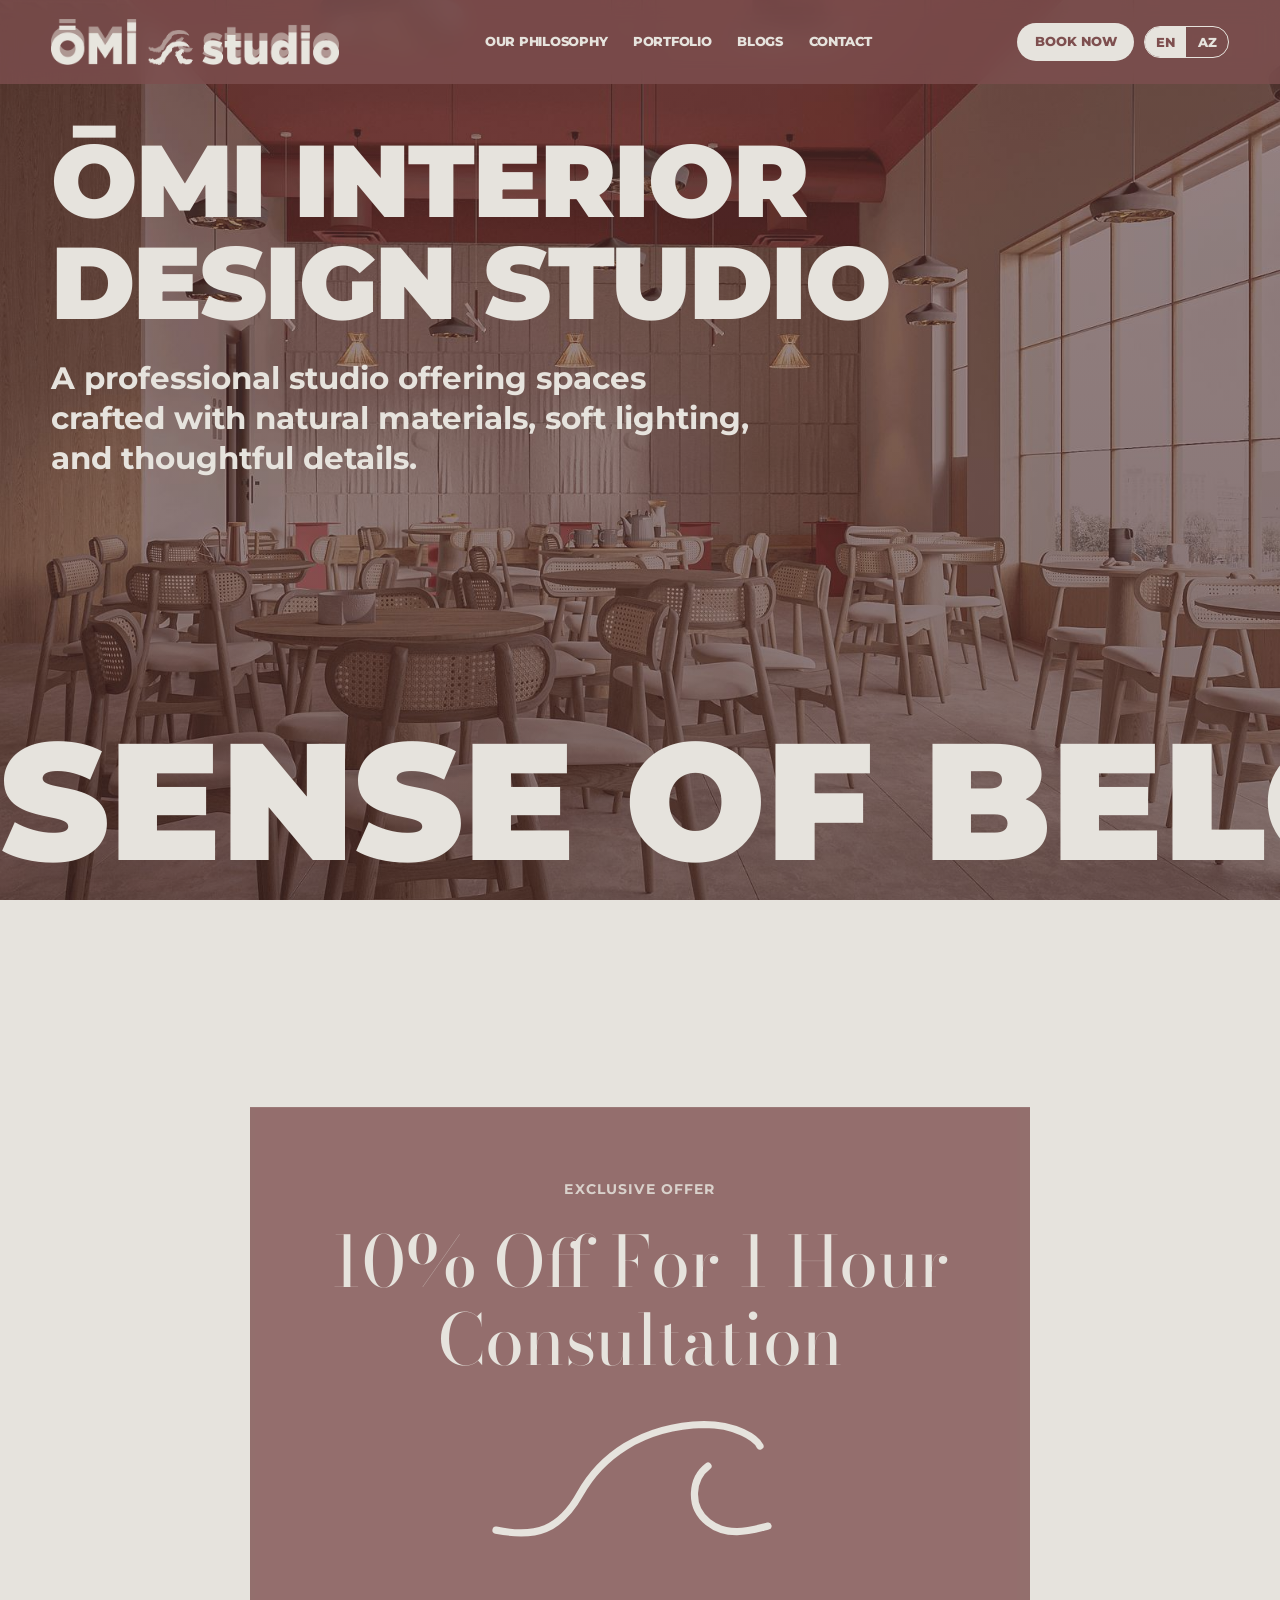
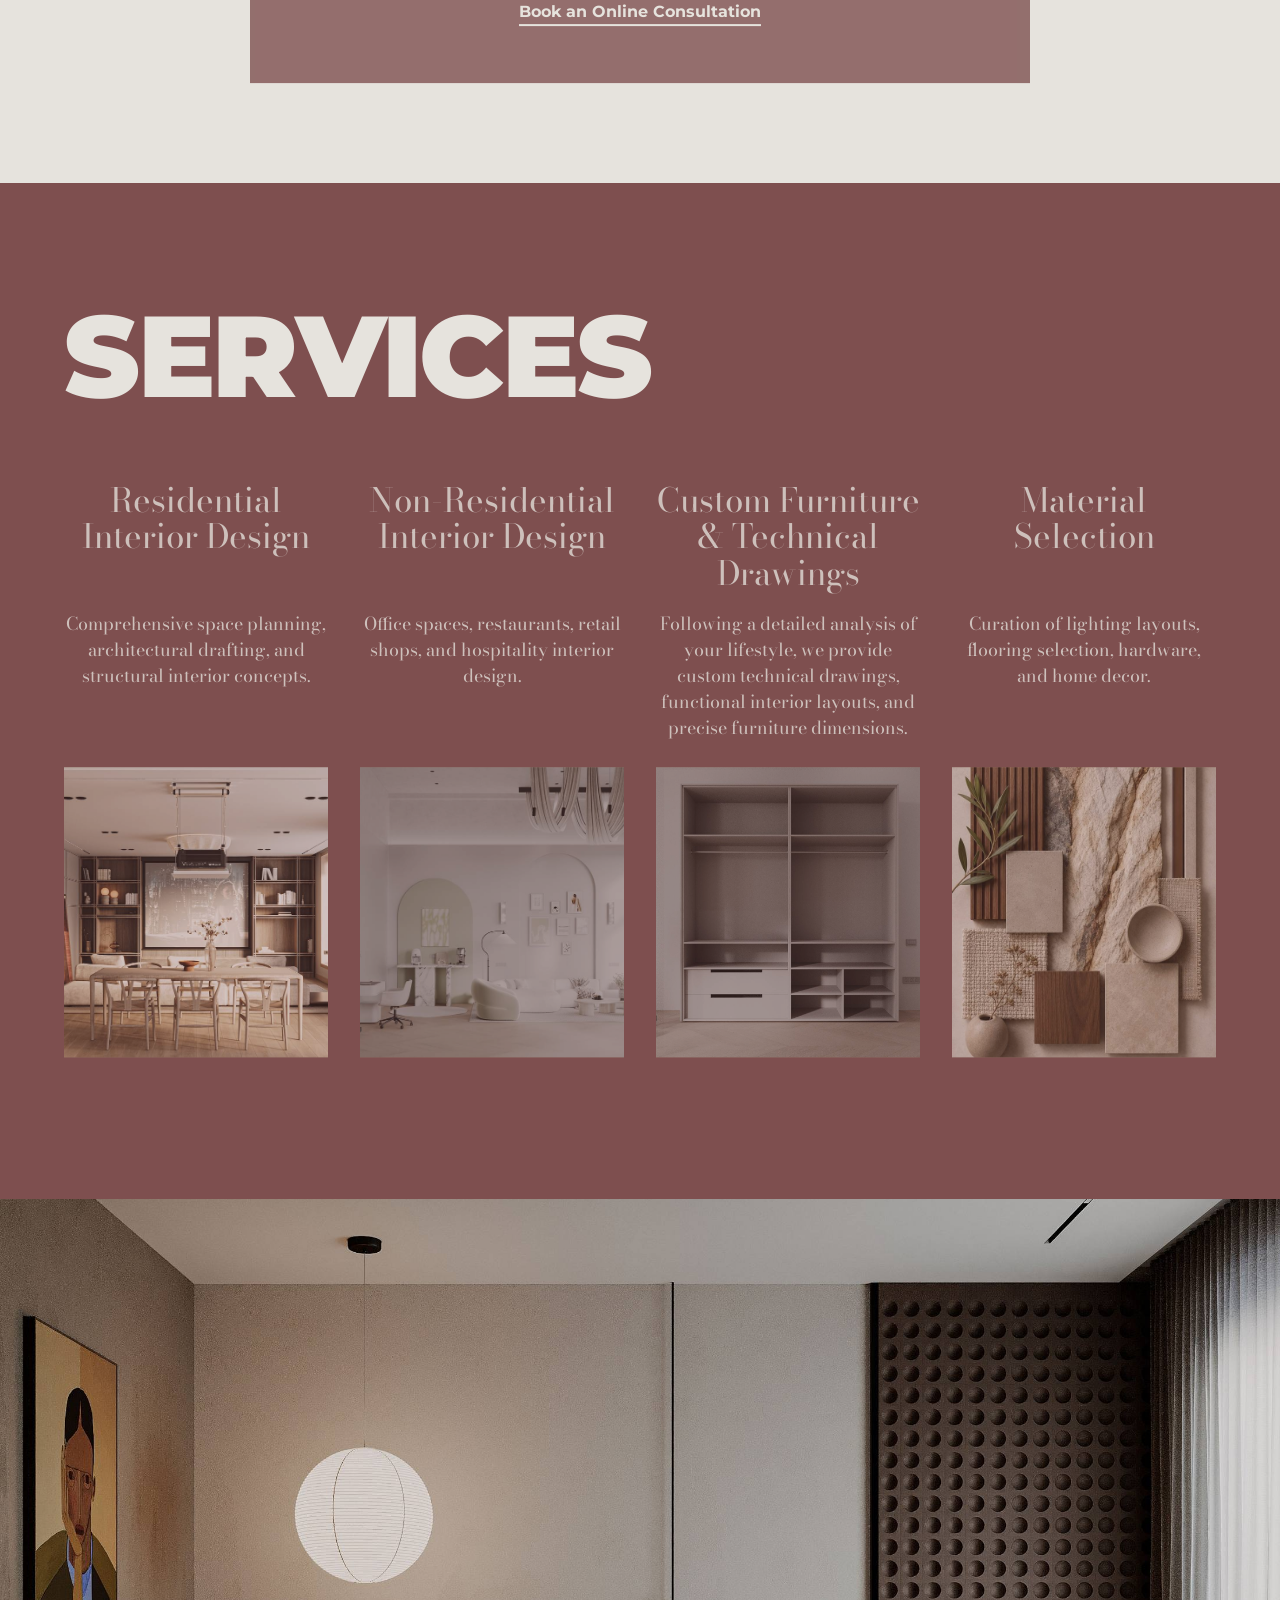
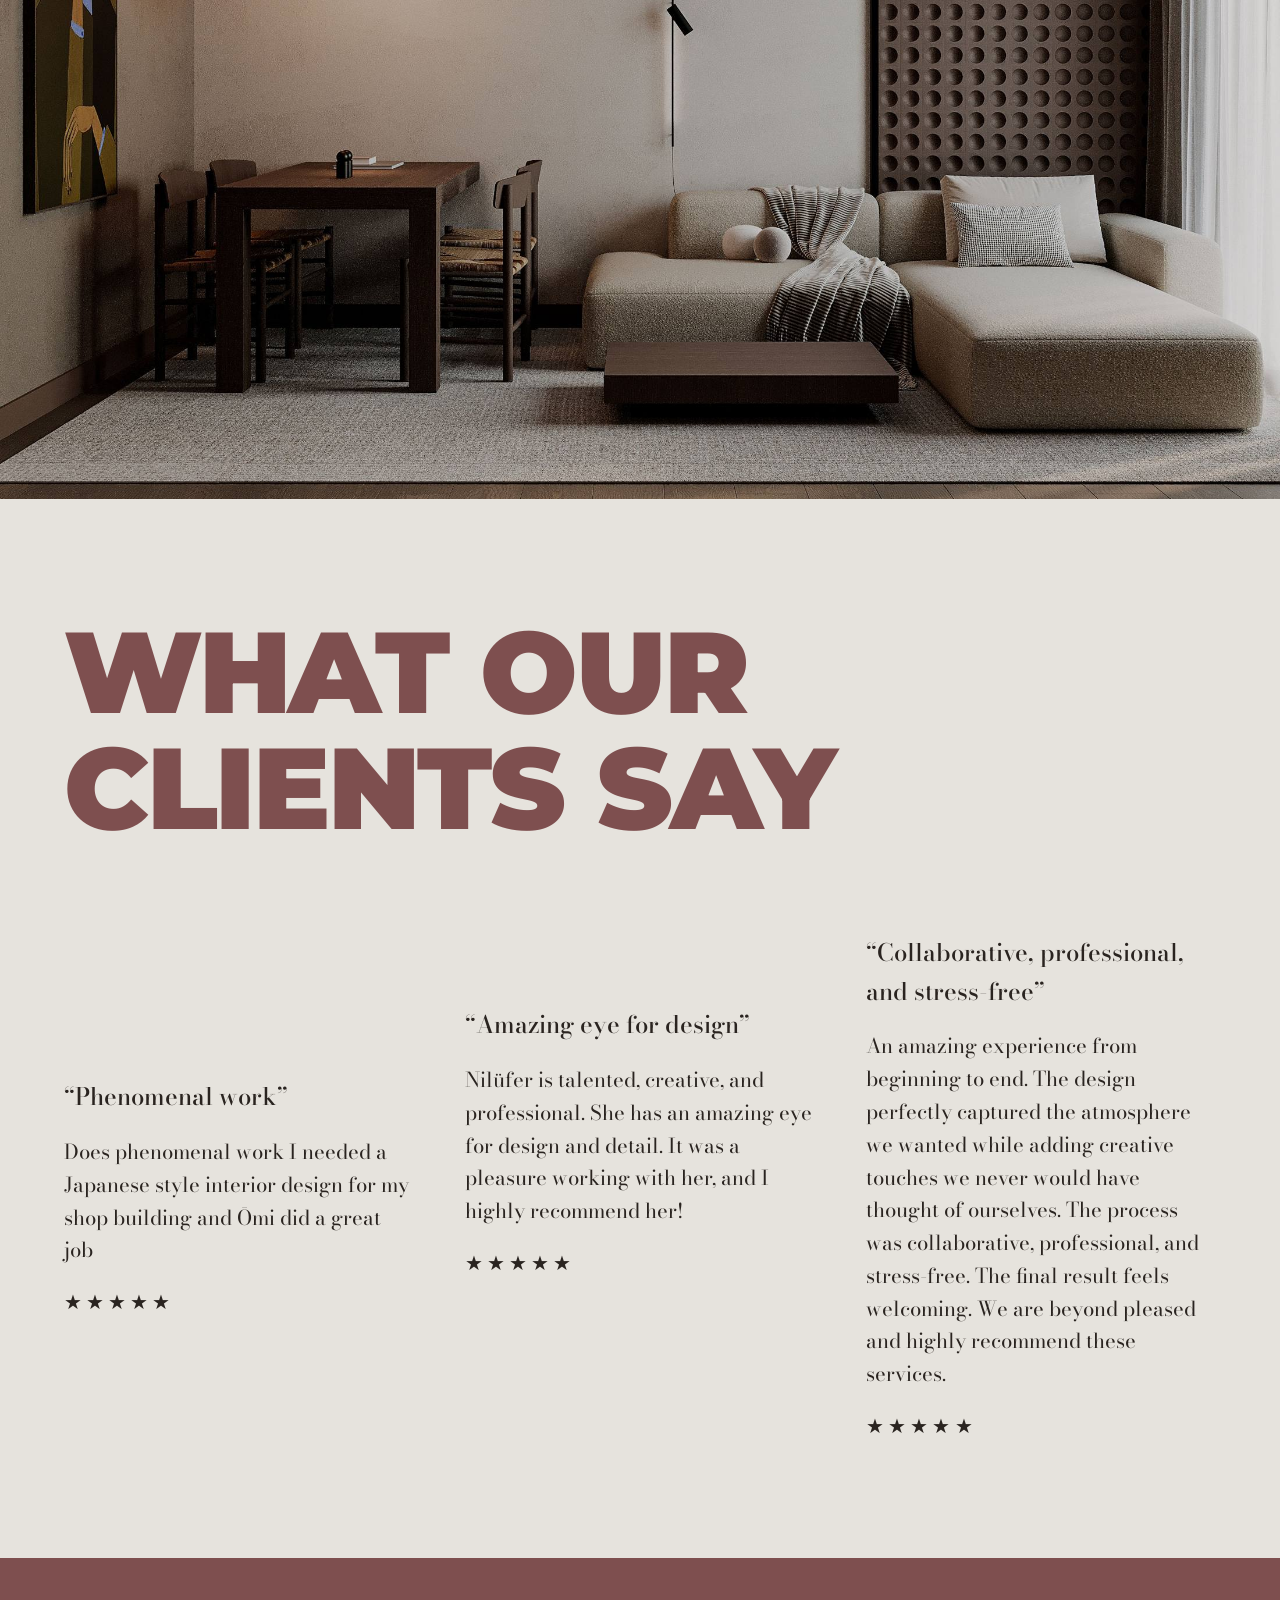
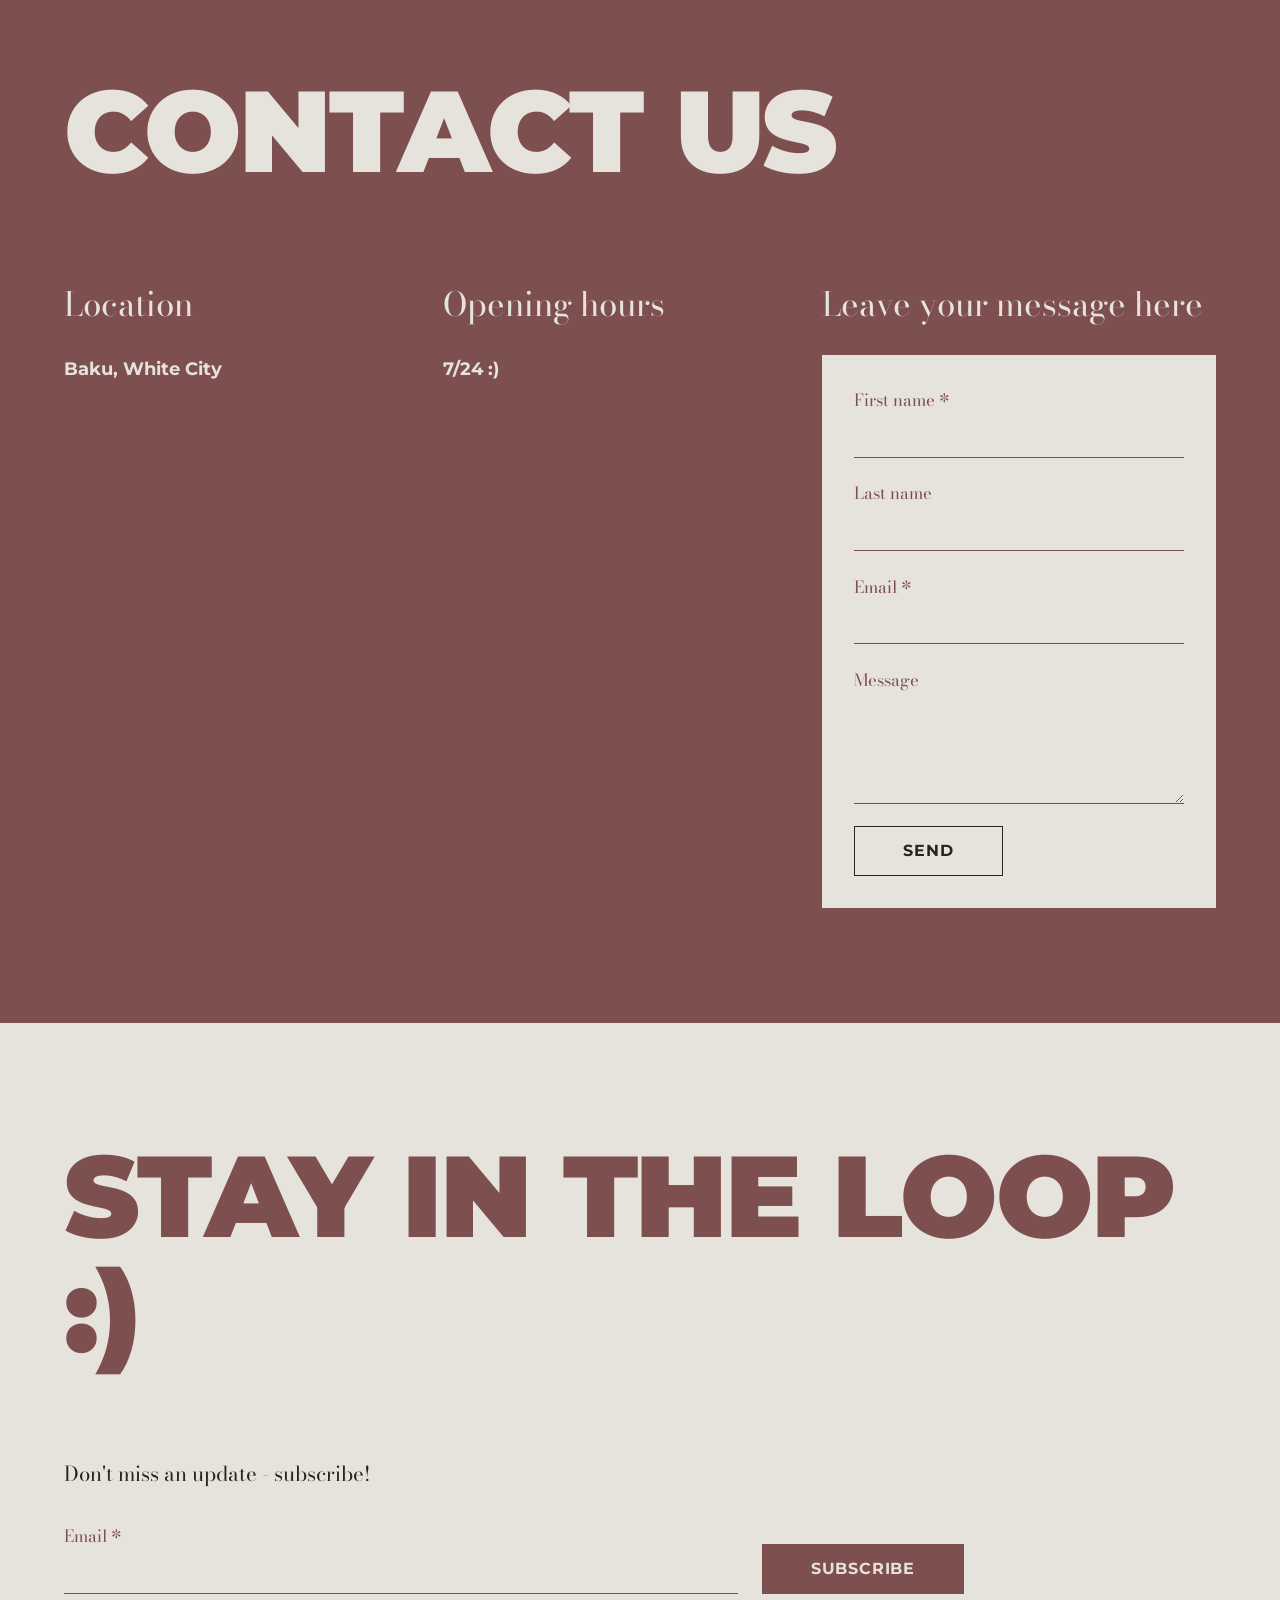
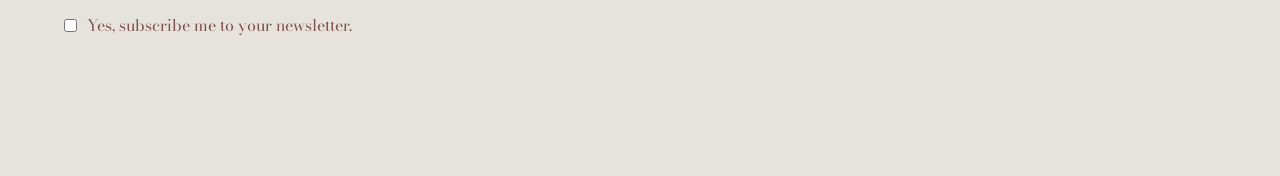
<file: index.html>
<!DOCTYPE html>
<html lang="en">
<head>
<meta charset="utf-8">
<meta name="viewport" content="width=device-width, initial-scale=1, viewport-fit=cover">
<title>Ōmi Interior Design Studio | Interior design in Baku</title>
<meta name="description" content="Ōmi Interior Design Studio creates spaces crafted with natural materials, soft lighting, and thoughtful details. Residential and commercial interior design in Baku.">
<link rel="canonical" href="https://omiinteriordesignstudio.com/">
<meta name="theme-color" content="#7E4F4F">
<meta property="og:type" content="website"><meta property="og:title" content="Ōmi Interior Design Studio | Interior design in Baku"><meta property="og:description" content="Ōmi Interior Design Studio creates spaces crafted with natural materials, soft lighting, and thoughtful details. Residential and commercial interior design in Baku."><meta property="og:url" content="https://omiinteriordesignstudio.com/"><meta property="og:image" content="https://omiinteriordesignstudio.com/assets/img/hero.jpg"><meta property="og:site_name" content="Ōmi Interior Design Studio">
<meta name="twitter:card" content="summary_large_image">
<link rel="icon" href="data:image/svg+xml,%3Csvg xmlns='http://www.w3.org/2000/svg' viewBox='0 0 100 100'%3E%3Ctext y='.9em' font-size='90'%3E🌊%3C/text%3E%3C/svg%3E">
<link rel="preconnect" href="https://fonts.googleapis.com">
<link rel="preconnect" href="https://fonts.gstatic.com" crossorigin>
<link href="https://fonts.googleapis.com/css2?family=Bodoni+Moda:opsz,wght@6..96,400;6..96,500&family=Montserrat:wght@700;800;900&display=swap" rel="stylesheet">
<link rel="stylesheet" href="/assets/style.css?v=1">
<script type="application/ld+json">{"@context": "https://schema.org", "@type": "LocalBusiness", "name": "Ōmi Interior Design Studio", "url": "https://omiinteriordesignstudio.com/", "image": "https://omiinteriordesignstudio.com/assets/img/hero.jpg", "address": {"@type": "PostalAddress", "addressLocality": "Baku", "addressCountry": "AZ"}}</script>
</head>
<body class="">
<header>
<a class="logo" href="/"><img alt="Ōmi studio" src="/assets/img/logo.png"></a>
<nav><a href="/philosophy/" data-i="n1">Our philosophy</a><a href="/portfolio/" data-i="n2">Portfolio</a><a href="/blog/" data-i="n3">Blogs</a><a href="/#contact" data-i="n4">Contact</a></nav>
<div class="right">
<a class="book" href="/#contact" data-i="book">Book now</a>
<div class="lang"><button data-l="en" class="on">EN</button><button data-l="az">AZ</button></div>
</div>
</header>
<main id="v-home" class="view on">
<div id="top" class="hero">
<div>
<h1 data-i="h1">Ōmi Interior Design Studio</h1>
<p data-i="sub">A professional studio offering spaces crafted with natural materials, soft lighting, and thoughtful details.</p>
</div>
<div class="marquee" lang="en" aria-hidden="true"><div class="track">
<span data-i="mq">Sense of belonging</span><span data-i="mq">Sense of belonging</span><span data-i="mq">Sense of belonging</span><span data-i="mq">Sense of belonging</span>
</div></div>
</div>

<div class="offer-wrap">
<div class="offer" data-glide="up">
<small data-i="o1">Exclusive offer</small>
<h2 data-i="o2">10% Off For 1 Hour Consultation</h2>
<svg viewBox="0 0 400 180" fill="none" stroke="#E6E3DD" stroke-width="9" stroke-linecap="round" aria-hidden="true"><path d="M20 150C70 160 100 150 125 105 150 60 200 20 280 18 320 18 345 35 350 45"/><path d="M285 70C265 85 260 120 285 140 310 160 340 150 360 145"/></svg>
<a href="/#contact" data-i="o3">Book an Online Consultation</a>
</div>
</div>

<section class="block red" id="services">
<h2 class="big" data-i="s0">Services</h2>
<div class="services">
<div class="svc"><h3 data-glide="down" data-d="0" data-i="s1">Residential Interior Design</h3><p data-glide="down" data-d=".18" data-i="s1p">Comprehensive space planning, architectural drafting, and structural interior concepts.</p><div class="ph" data-glide="down" data-d=".36"></div></div>
<div class="svc"><h3 data-glide="down" data-d="0" data-i="s2">Non-Residential Interior Design</h3><p data-glide="down" data-d=".18" data-i="s2p">Office spaces, restaurants, retail shops, and hospitality interior design.</p><div class="ph" data-glide="down" data-d=".36"></div></div>
<div class="svc"><h3 data-glide="down" data-d="0" data-i="s3">Custom Furniture &amp; Technical Drawings</h3><p data-glide="down" data-d=".18" data-i="s3p">Following a detailed analysis of your lifestyle, we provide custom technical drawings, functional interior layouts, and precise furniture dimensions.</p><div class="ph" data-glide="down" data-d=".36"></div></div>
<div class="svc"><h3 data-glide="down" data-d="0" data-i="s4">Material Selection</h3><p data-glide="down" data-d=".18" data-i="s4p">Curation of lighting layouts, flooring selection, hardware, and home decor.</p><div class="ph" data-glide="down" data-d=".36"></div></div>
</div>
</section>

<div class="band" role="img" aria-label="Interior photo"></div>

<section class="block beige" id="clients">
<h2 class="big" data-i="c0">What our clients say</h2>
<div class="quotes">
<blockquote><b data-i="c1">“Phenomenal work”</b><span data-i="c1p">Does phenomenal work I needed a Japanese style interior design for my shop building and Ōmi did a great job</span><div class="stars">★★★★★</div></blockquote>
<blockquote><b data-i="c2">“Amazing eye for design”</b><span data-i="c2p">Nilüfer is talented, creative, and professional. She has an amazing eye for design and detail. It was a pleasure working with her, and I highly recommend her!</span><div class="stars">★★★★★</div></blockquote>
<blockquote><b data-i="c3">“Collaborative, professional, and stress-free”</b><span data-i="c3p">An amazing experience from beginning to end. The design perfectly captured the atmosphere we wanted while adding creative touches we never would have thought of ourselves. The process was collaborative, professional, and stress-free. The final result feels welcoming. We are beyond pleased and highly recommend these services.</span><div class="stars">★★★★★</div></blockquote>
</div>
</section>

<section class="block red" id="contact">
<h2 class="big" data-i="k0">Contact us</h2>
<div class="contact">
<div><h3 data-i="k1">Location</h3><p data-i="k1p">Baku, White City</p></div>
<div><h3 data-i="k2">Opening hours</h3><p>7/24 :)</p></div>
<div><h3 data-i="k3">Leave your message here</h3>
<form action="https://formsubmit.co/nilufarahmadbayli@gmail.com" method="POST">
<input type="hidden" name="_subject" value="Omi website: new message"><input type="hidden" name="_captcha" value="false"><input type="hidden" name="_template" value="table"><input type="hidden" name="_next" value="https://omiinteriordesignstudio.com/thanks/"><input type="hidden" name="form_type" value="contact"><input type="text" name="_honey" style="display:none" tabindex="-1" autocomplete="off">
<label><span data-i="f1">First name *</span><input name="first_name" required></label>
<label><span data-i="f2">Last name</span><input name="last_name"></label>
<label><span data-i="f3">Email *</span><input type="email" name="email" required></label>
<label><span data-i="f4">Message</span><textarea name="message"></textarea></label>
<button class="btn" data-i="f5">Send</button>
</form></div>
</div>
</section>

</main>
<section class="block beige" id="news">
<h2 class="big" data-i="m0">Stay in the loop :)</h2>
<p data-i="m1">Don't miss an update - subscribe!</p>
<form action="https://formsubmit.co/nilufarahmadbayli@gmail.com" method="POST" style="background:none;padding:2rem 0 0">
<input type="hidden" name="_subject" value="Omi website: new subscriber"><input type="hidden" name="_captcha" value="false"><input type="hidden" name="_template" value="table"><input type="hidden" name="_next" value="https://omiinteriordesignstudio.com/thanks/"><input type="hidden" name="form_type" value="newsletter"><input type="text" name="_honey" style="display:none" tabindex="-1" autocomplete="off">
<div class="news"><label><span data-i="f3">Email *</span><input type="email" name="email" required></label><button class="btn fill" data-i="m2">Subscribe</button></div>
<label class="check"><input type="checkbox" name="consent" value="yes"> <span data-i="m3">Yes, subscribe me to your newsletter.</span></label>
</form>
</section>
<script src="/assets/site.js?v=1" defer></script>
</body>
</html>
</file>
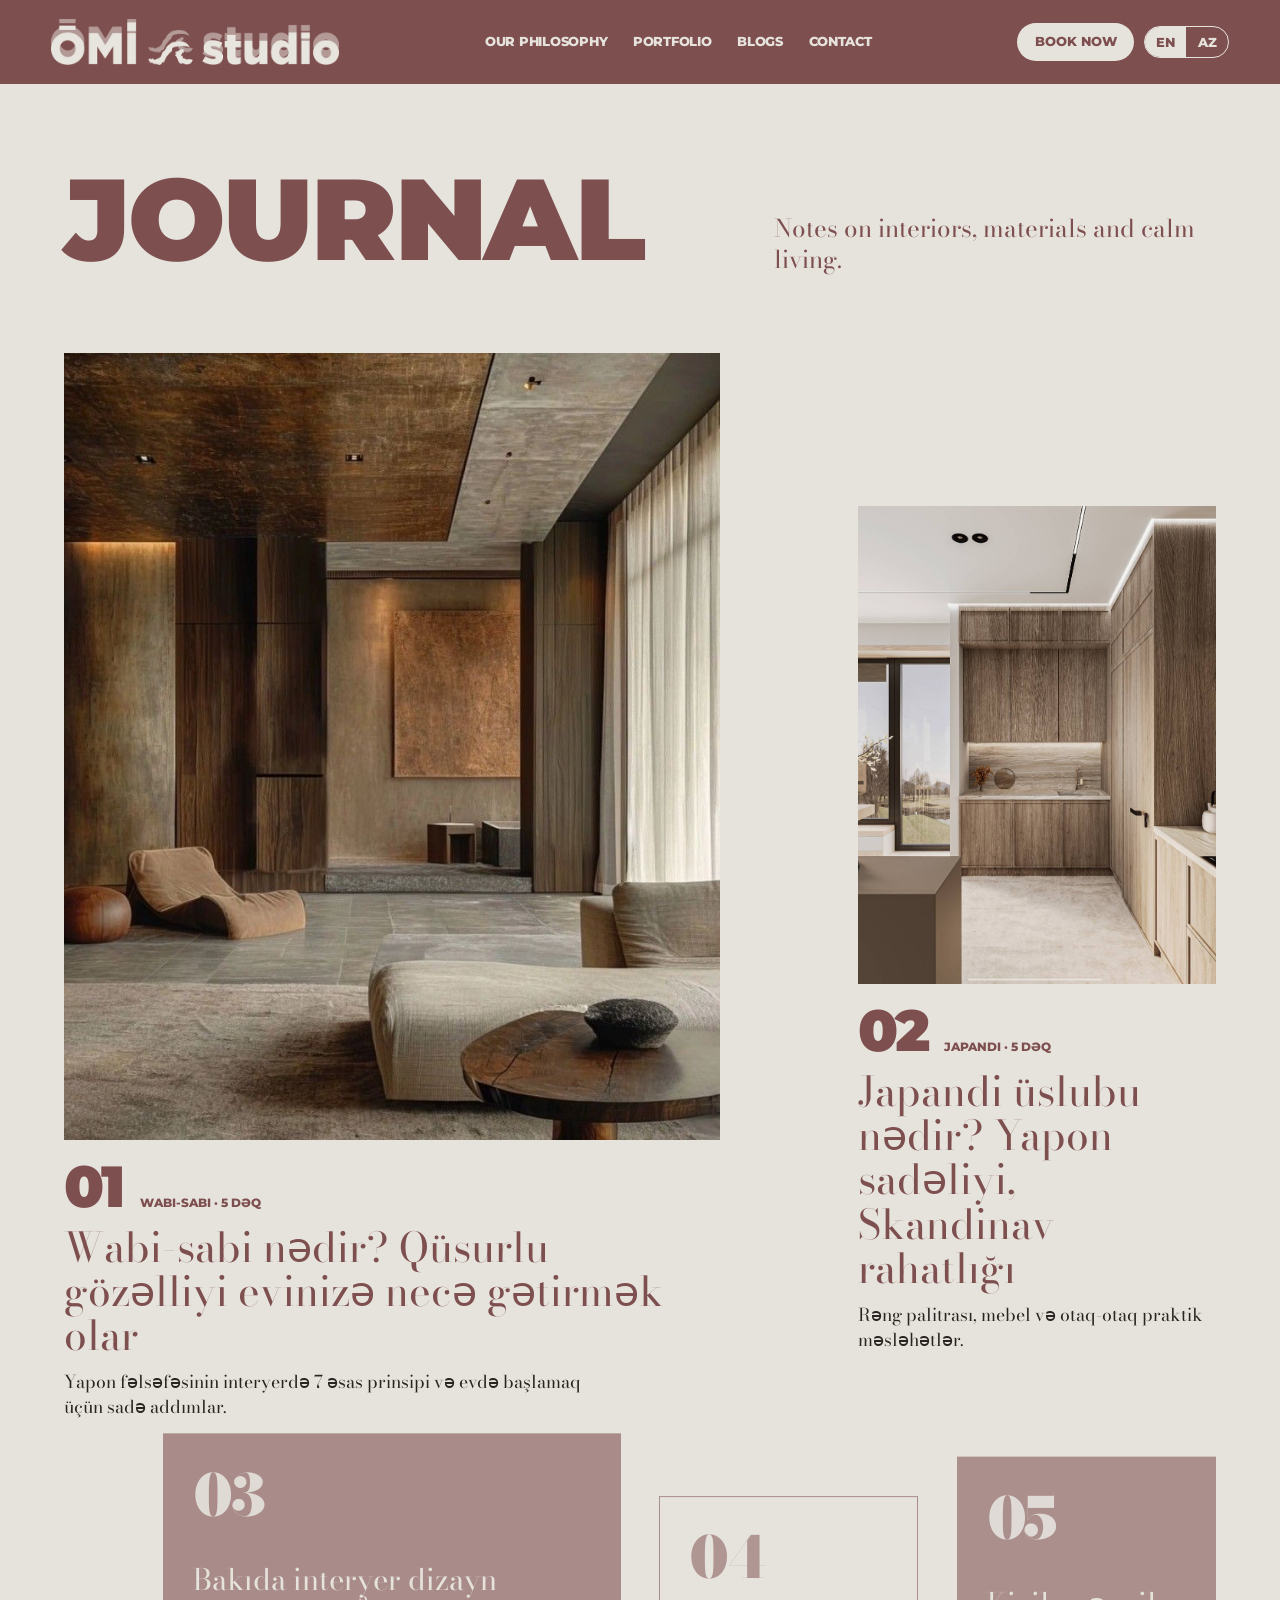
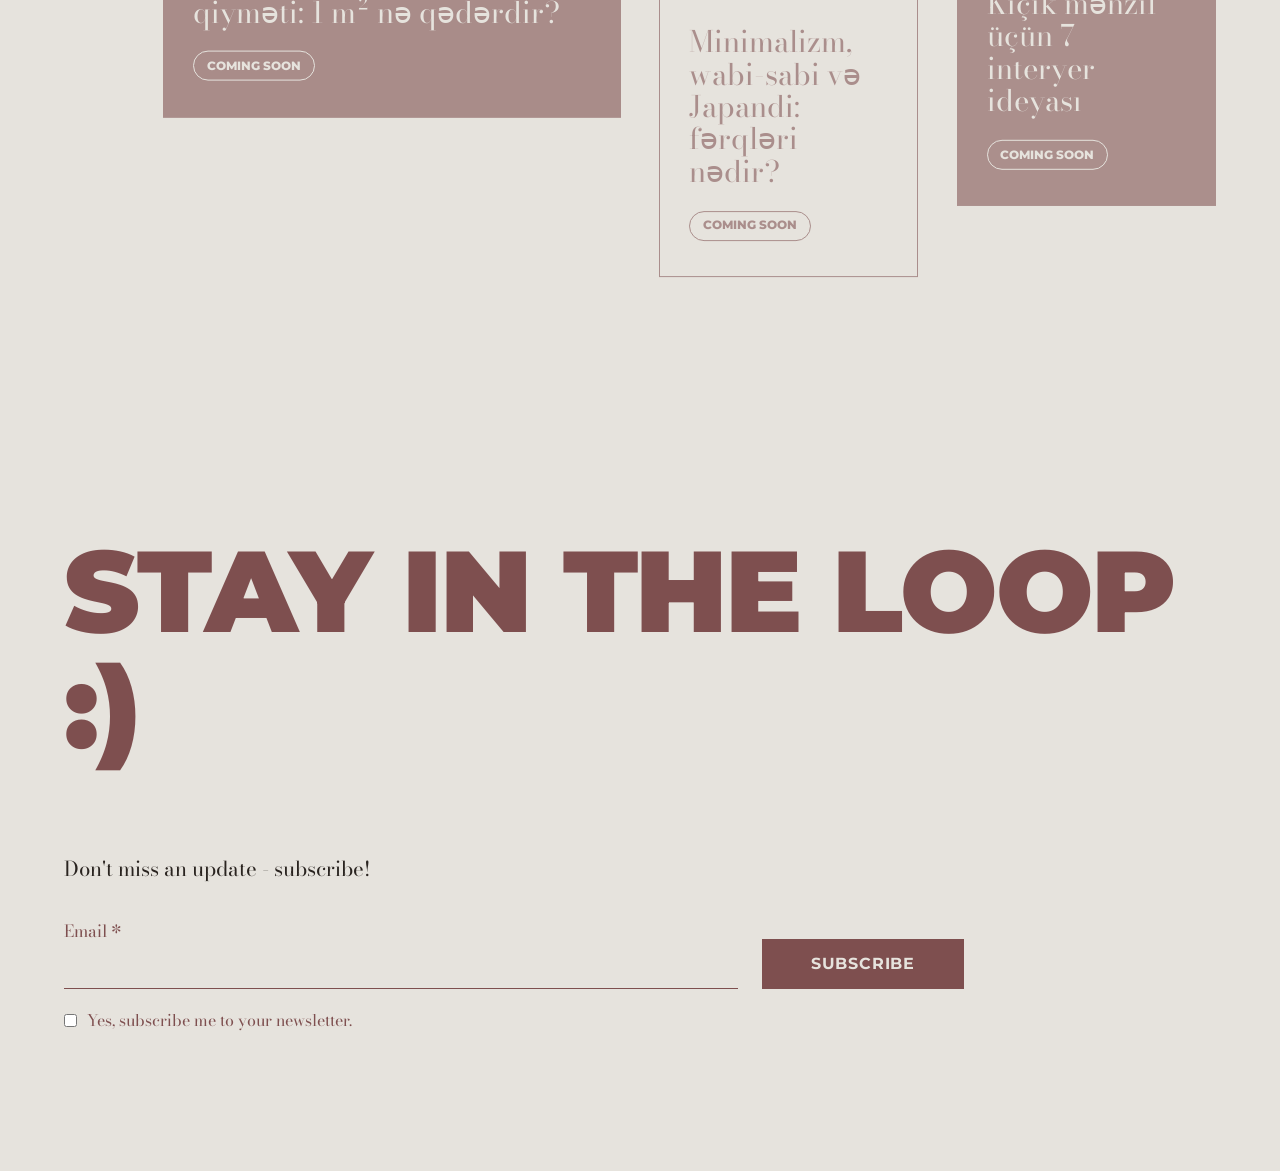
<file: blog/index.html>
<!DOCTYPE html>
<html lang="en">
<head>
<meta charset="utf-8">
<meta name="viewport" content="width=device-width, initial-scale=1, viewport-fit=cover">
<title>Journal | Ōmi Interior Design Studio</title>
<meta name="description" content="Notes on interiors, materials and calm living. Articles in Azerbaijani on wabi-sabi, Japandi and more, by Ōmi Interior Design Studio.">
<link rel="canonical" href="https://omiinteriordesignstudio.com/blog/">
<meta name="theme-color" content="#7E4F4F">
<meta property="og:type" content="website"><meta property="og:title" content="Journal | Ōmi Interior Design Studio"><meta property="og:description" content="Notes on interiors, materials and calm living. Articles in Azerbaijani on wabi-sabi, Japandi and more, by Ōmi Interior Design Studio."><meta property="og:url" content="https://omiinteriordesignstudio.com/blog/"><meta property="og:image" content="https://omiinteriordesignstudio.com/assets/img/hero.jpg"><meta property="og:site_name" content="Ōmi Interior Design Studio">
<meta name="twitter:card" content="summary_large_image">
<link rel="icon" href="data:image/svg+xml,%3Csvg xmlns='http://www.w3.org/2000/svg' viewBox='0 0 100 100'%3E%3Ctext y='.9em' font-size='90'%3E🌊%3C/text%3E%3C/svg%3E">
<link rel="preconnect" href="https://fonts.googleapis.com">
<link rel="preconnect" href="https://fonts.gstatic.com" crossorigin>
<link href="https://fonts.googleapis.com/css2?family=Bodoni+Moda:opsz,wght@6..96,400;6..96,500&family=Montserrat:wght@700;800;900&display=swap" rel="stylesheet">
<link rel="stylesheet" href="/assets/style.css?v=1">

</head>
<body class="solid">
<header>
<a class="logo" href="/"><img alt="Ōmi studio" src="/assets/img/logo.png"></a>
<nav><a href="/philosophy/" data-i="n1">Our philosophy</a><a href="/portfolio/" data-i="n2">Portfolio</a><a href="/blog/" data-i="n3">Blogs</a><a href="/#contact" data-i="n4">Contact</a></nav>
<div class="right">
<a class="book" href="/#contact" data-i="book">Book now</a>
<div class="lang"><button data-l="en" class="on">EN</button><button data-l="az">AZ</button></div>
</div>
</header>
<section class="view blog" id="v-blog"><div class="bhead"><h2 class="big" data-i="bl0">Journal</h2><p data-i="bl1">Notes on interiors, materials and calm living.</p></div>
<div class="bgrid">
<a class="bc bc1" href="/blog/wabi-sabi-nedir/" data-glide="down"><div class="frame"><div class="pimg wabi"></div></div><div class="bmeta"><span class="bnum">01</span><span>Wabi-sabi · 5 dəq</span></div><h3>Wabi-sabi nədir? Qüsurlu gözəlliyi evinizə necə gətirmək olar</h3><p class="ex">Yapon fəlsəfəsinin interyerdə 7 əsas prinsipi və evdə başlamaq üçün sadə addımlar.</p></a>
<a class="bc bc2" href="/blog/japandi-ustubu-nedir/" data-glide="down"><div class="frame"><div class="pimg p-japandi"></div></div><div class="bmeta"><span class="bnum">02</span><span>Japandi · 5 dəq</span></div><h3>Japandi üslubu nədir? Yapon sadəliyi, Skandinav rahatlığı</h3><p class="ex">Rəng palitrası, mebel və otaq-otaq praktik məsləhətlər.</p></a>
<div class="bt bt1 fill" data-glide="down"><span class="bnum">03</span><h3>Bakıda interyer dizayn qiyməti: 1 m² nə qədərdir?</h3><small data-i="bsoon">Coming soon</small></div>
<div class="bt bt2" data-glide="down" data-d=".15"><span class="bnum">04</span><h3>Minimalizm, wabi-sabi və Japandi: fərqləri nədir?</h3><small data-i="bsoon">Coming soon</small></div>
<div class="bt bt3 fill" data-glide="down" data-d=".3"><span class="bnum">05</span><h3>Kiçik mənzil üçün 7 interyer ideyası</h3><small data-i="bsoon">Coming soon</small></div>
</div></section>
<section class="block beige" id="news">
<h2 class="big" data-i="m0">Stay in the loop :)</h2>
<p data-i="m1">Don't miss an update - subscribe!</p>
<form action="https://formsubmit.co/nilufarahmadbayli@gmail.com" method="POST" style="background:none;padding:2rem 0 0">
<input type="hidden" name="_subject" value="Omi website: new subscriber"><input type="hidden" name="_captcha" value="false"><input type="hidden" name="_template" value="table"><input type="hidden" name="_next" value="https://omiinteriordesignstudio.com/thanks/"><input type="hidden" name="form_type" value="newsletter"><input type="text" name="_honey" style="display:none" tabindex="-1" autocomplete="off">
<div class="news"><label><span data-i="f3">Email *</span><input type="email" name="email" required></label><button class="btn fill" data-i="m2">Subscribe</button></div>
<label class="check"><input type="checkbox" name="consent" value="yes"> <span data-i="m3">Yes, subscribe me to your newsletter.</span></label>
</form>
</section>
<script src="/assets/site.js?v=1" defer></script>
</body>
</html>
</file>
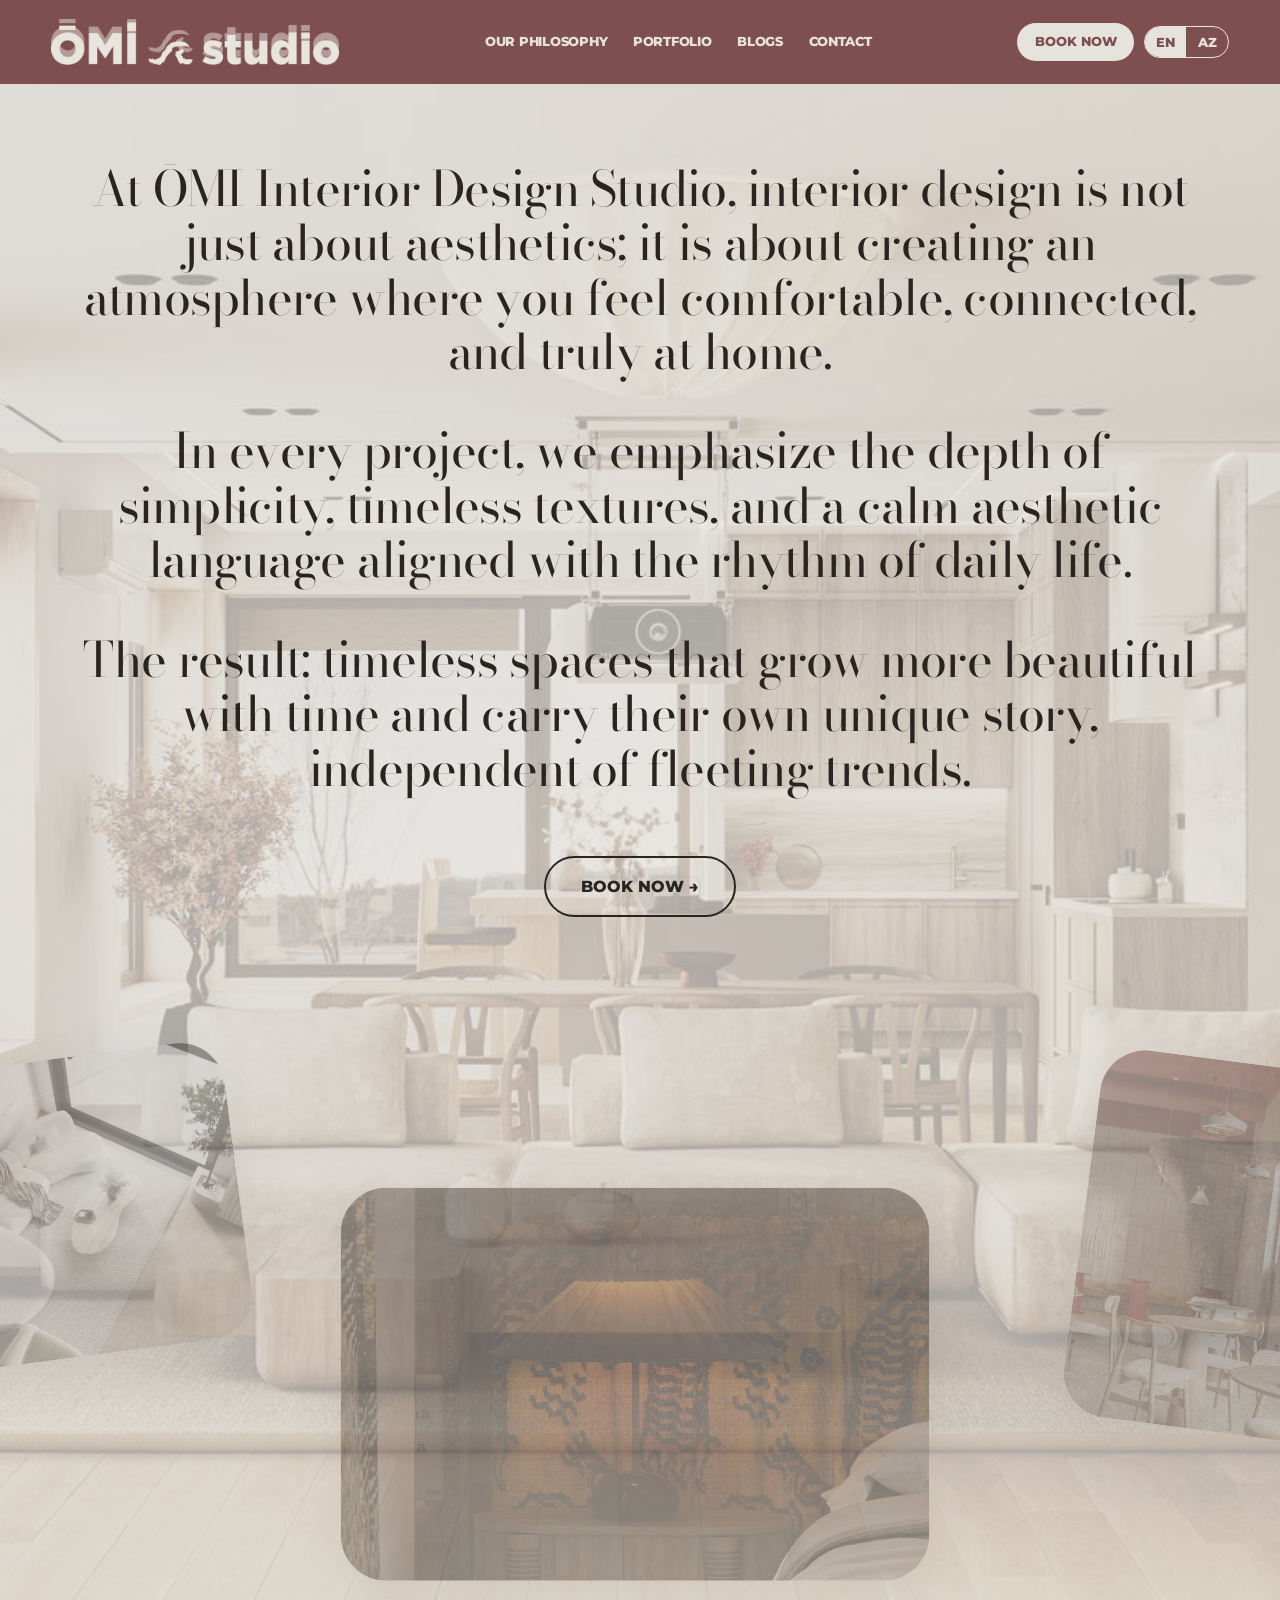
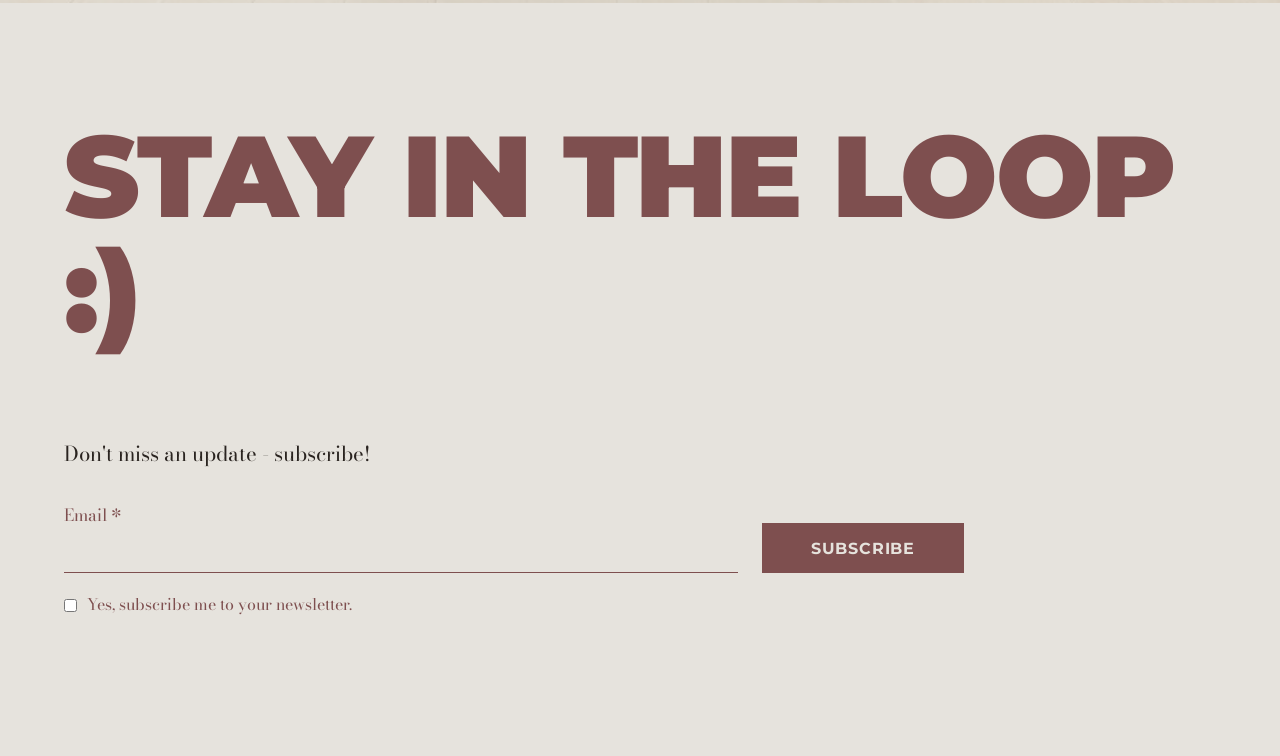
<file: philosophy/index.html>
<!DOCTYPE html>
<html lang="en">
<head>
<meta charset="utf-8">
<meta name="viewport" content="width=device-width, initial-scale=1, viewport-fit=cover">
<title>Our Philosophy | Ōmi Interior Design Studio</title>
<meta name="description" content="Interior design is not just about aesthetics; it is about creating an atmosphere where you feel comfortable, connected, and truly at home. The philosophy of Ōmi Interior Design Studio.">
<link rel="canonical" href="https://omiinteriordesignstudio.com/philosophy/">
<meta name="theme-color" content="#7E4F4F">
<meta property="og:type" content="website"><meta property="og:title" content="Our Philosophy | Ōmi Interior Design Studio"><meta property="og:description" content="Interior design is not just about aesthetics; it is about creating an atmosphere where you feel comfortable, connected, and truly at home. The philosophy of Ōmi Interior Design Studio."><meta property="og:url" content="https://omiinteriordesignstudio.com/philosophy/"><meta property="og:image" content="https://omiinteriordesignstudio.com/assets/img/hero.jpg"><meta property="og:site_name" content="Ōmi Interior Design Studio">
<meta name="twitter:card" content="summary_large_image">
<link rel="icon" href="data:image/svg+xml,%3Csvg xmlns='http://www.w3.org/2000/svg' viewBox='0 0 100 100'%3E%3Ctext y='.9em' font-size='90'%3E🌊%3C/text%3E%3C/svg%3E">
<link rel="preconnect" href="https://fonts.googleapis.com">
<link rel="preconnect" href="https://fonts.gstatic.com" crossorigin>
<link href="https://fonts.googleapis.com/css2?family=Bodoni+Moda:opsz,wght@6..96,400;6..96,500&family=Montserrat:wght@700;800;900&display=swap" rel="stylesheet">
<link rel="stylesheet" href="/assets/style.css?v=1">

</head>
<body class="solid">
<header>
<a class="logo" href="/"><img alt="Ōmi studio" src="/assets/img/logo.png"></a>
<nav><a href="/philosophy/" data-i="n1">Our philosophy</a><a href="/portfolio/" data-i="n2">Portfolio</a><a href="/blog/" data-i="n3">Blogs</a><a href="/#contact" data-i="n4">Contact</a></nav>
<div class="right">
<a class="book" href="/#contact" data-i="book">Book now</a>
<div class="lang"><button data-l="en" class="on">EN</button><button data-l="az">AZ</button></div>
</div>
</header>
<section class="view phil" id="v-philosophy"><div class="pbg h2"></div>
<div class="txt"><p data-i="ph1">At ŌMI Interior Design Studio, interior design is not just about aesthetics; it is about creating an atmosphere where you feel comfortable, connected, and truly at home.</p>
<p data-i="ph2">In every project, we emphasize the depth of simplicity, timeless textures, and a calm aesthetic language aligned with the rhythm of daily life.</p>
<p data-i="ph3">The result: timeless spaces that grow more beautiful with time and carry their own unique story, independent of fleeting trends.</p></div>
<a class="pbtn" href="/#contact" data-i="book2">Book now →</a>
<div class="cluster">
<a class="cl cl1 pop" data-dir="l" data-d="0" href="/portfolio/"><div class="im q1"></div></a>
<a class="cl cl3 pop" data-dir="r" data-d=".2" href="/portfolio/"><div class="im q3"></div></a>
<a class="cl cl2 pop" data-dir="c" data-d=".1" href="/portfolio/"><div class="im q2"></div></a>
</div></section>
<section class="block beige" id="news">
<h2 class="big" data-i="m0">Stay in the loop :)</h2>
<p data-i="m1">Don't miss an update - subscribe!</p>
<form action="https://formsubmit.co/nilufarahmadbayli@gmail.com" method="POST" style="background:none;padding:2rem 0 0">
<input type="hidden" name="_subject" value="Omi website: new subscriber"><input type="hidden" name="_captcha" value="false"><input type="hidden" name="_template" value="table"><input type="hidden" name="_next" value="https://omiinteriordesignstudio.com/thanks/"><input type="hidden" name="form_type" value="newsletter"><input type="text" name="_honey" style="display:none" tabindex="-1" autocomplete="off">
<div class="news"><label><span data-i="f3">Email *</span><input type="email" name="email" required></label><button class="btn fill" data-i="m2">Subscribe</button></div>
<label class="check"><input type="checkbox" name="consent" value="yes"> <span data-i="m3">Yes, subscribe me to your newsletter.</span></label>
</form>
</section>
<script src="/assets/site.js?v=1" defer></script>
</body>
</html>
</file>
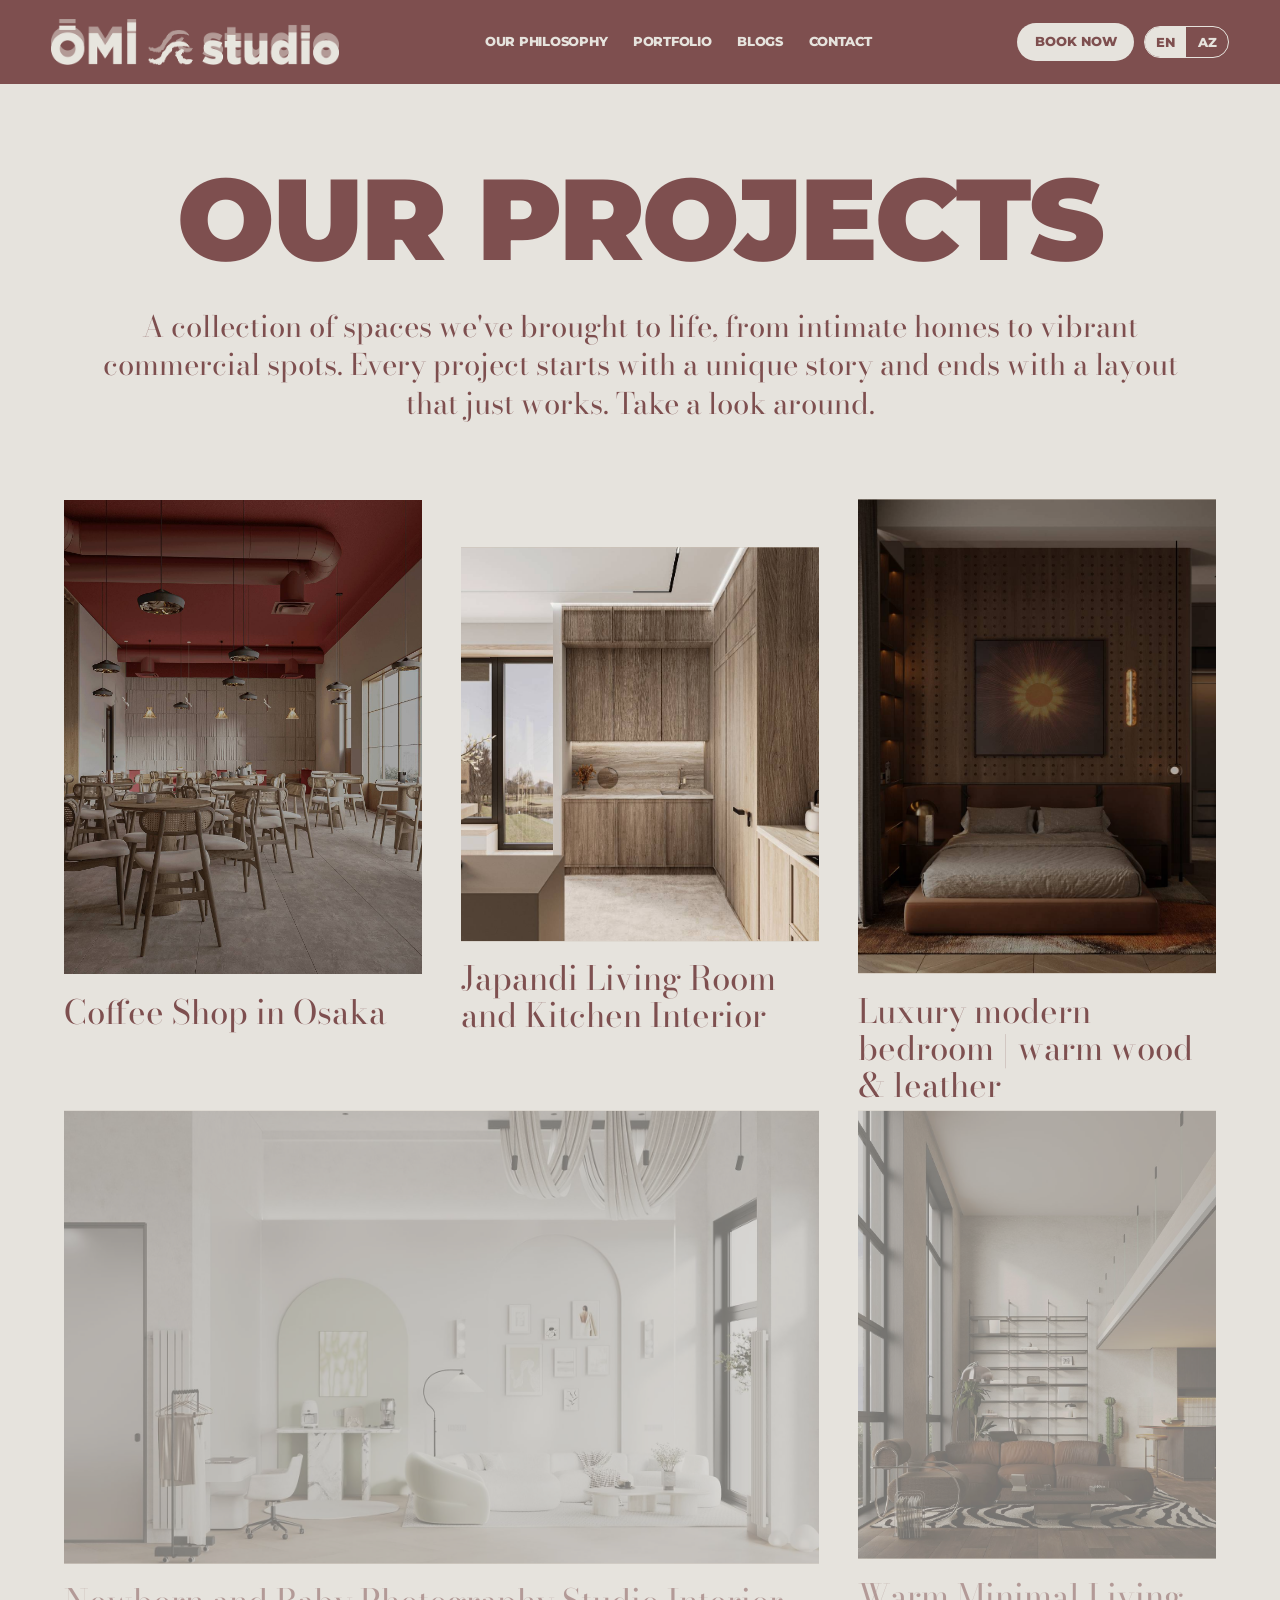
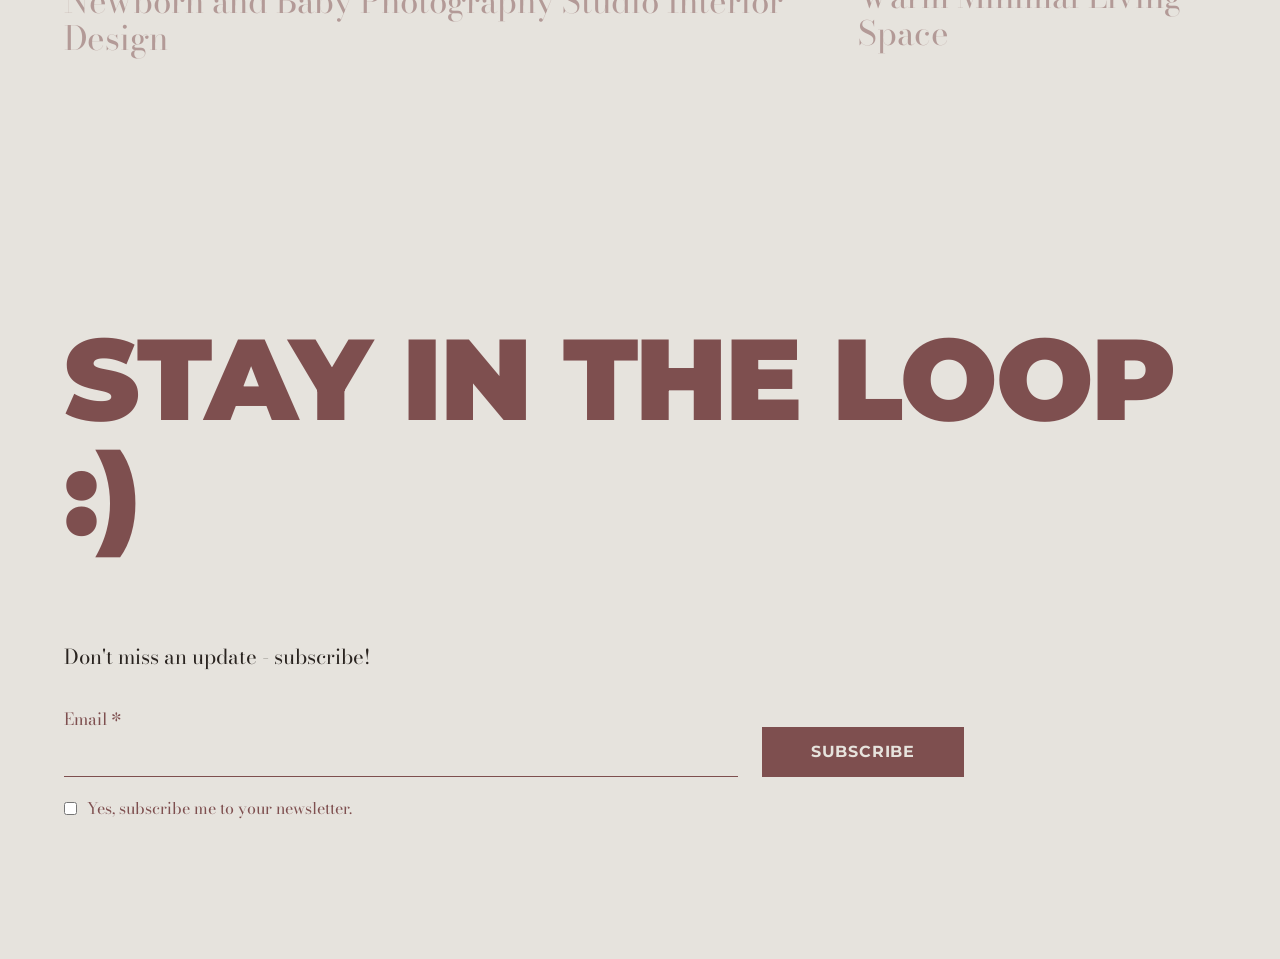
<file: portfolio/index.html>
<!DOCTYPE html>
<html lang="en">
<head>
<meta charset="utf-8">
<meta name="viewport" content="width=device-width, initial-scale=1, viewport-fit=cover">
<title>Portfolio | Ōmi Interior Design Studio</title>
<meta name="description" content="A collection of spaces we have brought to life, from intimate homes to vibrant commercial spots. Interior design projects by Ōmi Interior Design Studio, Baku.">
<link rel="canonical" href="https://omiinteriordesignstudio.com/portfolio/">
<meta name="theme-color" content="#7E4F4F">
<meta property="og:type" content="website"><meta property="og:title" content="Portfolio | Ōmi Interior Design Studio"><meta property="og:description" content="A collection of spaces we have brought to life, from intimate homes to vibrant commercial spots. Interior design projects by Ōmi Interior Design Studio, Baku."><meta property="og:url" content="https://omiinteriordesignstudio.com/portfolio/"><meta property="og:image" content="https://omiinteriordesignstudio.com/assets/img/hero.jpg"><meta property="og:site_name" content="Ōmi Interior Design Studio">
<meta name="twitter:card" content="summary_large_image">
<link rel="icon" href="data:image/svg+xml,%3Csvg xmlns='http://www.w3.org/2000/svg' viewBox='0 0 100 100'%3E%3Ctext y='.9em' font-size='90'%3E🌊%3C/text%3E%3C/svg%3E">
<link rel="preconnect" href="https://fonts.googleapis.com">
<link rel="preconnect" href="https://fonts.gstatic.com" crossorigin>
<link href="https://fonts.googleapis.com/css2?family=Bodoni+Moda:opsz,wght@6..96,400;6..96,500&family=Montserrat:wght@700;800;900&display=swap" rel="stylesheet">
<link rel="stylesheet" href="/assets/style.css?v=1">

</head>
<body class="solid">
<header>
<a class="logo" href="/"><img alt="Ōmi studio" src="/assets/img/logo.png"></a>
<nav><a href="/philosophy/" data-i="n1">Our philosophy</a><a href="/portfolio/" data-i="n2">Portfolio</a><a href="/blog/" data-i="n3">Blogs</a><a href="/#contact" data-i="n4">Contact</a></nav>
<div class="right">
<a class="book" href="/#contact" data-i="book">Book now</a>
<div class="lang"><button data-l="en" class="on">EN</button><button data-l="az">AZ</button></div>
</div>
</header>
<section class="view port"><div class="phead"><h2 class="big" data-i="pf0">Our projects</h2><p data-i="pf1">A collection of spaces we've brought to life, from intimate homes to vibrant commercial spots. Every project starts with a unique story and ends with a layout that just works. Take a look around.</p></div><div class="grid"><a class="card c1" href="/portfolio/coffee-shop-osaka/" data-glide="down" data-d="0.0"><div class="frame"><div class="pimg p-osaka" role="img" aria-label="Coffee Shop in Osaka"></div></div><h3 data-i="pr1">Coffee Shop in Osaka</h3></a><a class="card c2" href="/portfolio/japandi-living-room-kitchen/" data-glide="down" data-d="0.12"><div class="frame"><div class="pimg p-japandi" role="img" aria-label="Japandi Living Room and Kitchen Interior"></div></div><h3 data-i="pr2">Japandi Living Room and Kitchen Interior</h3></a><a class="card c3" href="/portfolio/luxury-modern-bedroom/" data-glide="down" data-d="0.24"><div class="frame"><div class="pimg p-bedroom" role="img" aria-label="Luxury modern bedroom | warm wood &amp; leather"></div></div><h3 data-i="pr3">Luxury modern bedroom | warm wood &amp; leather</h3></a><a class="card c4" href="/portfolio/newborn-photography-studio/" data-glide="down" data-d="0.0"><div class="frame"><div class="pimg p-newborn" role="img" aria-label="Newborn and Baby Photography Studio Interior Design"></div></div><h3 data-i="pr4">Newborn and Baby Photography Studio Interior Design</h3></a><a class="card c5" href="/portfolio/warm-minimal-living-space/" data-glide="down" data-d="0.12"><div class="frame"><div class="pimg p-warm" role="img" aria-label="Warm Minimal Living Space"></div></div><h3 data-i="pr5">Warm Minimal Living Space</h3></a></div></section>
<section class="block beige" id="news">
<h2 class="big" data-i="m0">Stay in the loop :)</h2>
<p data-i="m1">Don't miss an update - subscribe!</p>
<form action="https://formsubmit.co/nilufarahmadbayli@gmail.com" method="POST" style="background:none;padding:2rem 0 0">
<input type="hidden" name="_subject" value="Omi website: new subscriber"><input type="hidden" name="_captcha" value="false"><input type="hidden" name="_template" value="table"><input type="hidden" name="_next" value="https://omiinteriordesignstudio.com/thanks/"><input type="hidden" name="form_type" value="newsletter"><input type="text" name="_honey" style="display:none" tabindex="-1" autocomplete="off">
<div class="news"><label><span data-i="f3">Email *</span><input type="email" name="email" required></label><button class="btn fill" data-i="m2">Subscribe</button></div>
<label class="check"><input type="checkbox" name="consent" value="yes"> <span data-i="m3">Yes, subscribe me to your newsletter.</span></label>
</form>
</section>
<script src="/assets/site.js?v=1" defer></script>
</body>
</html>
</file>
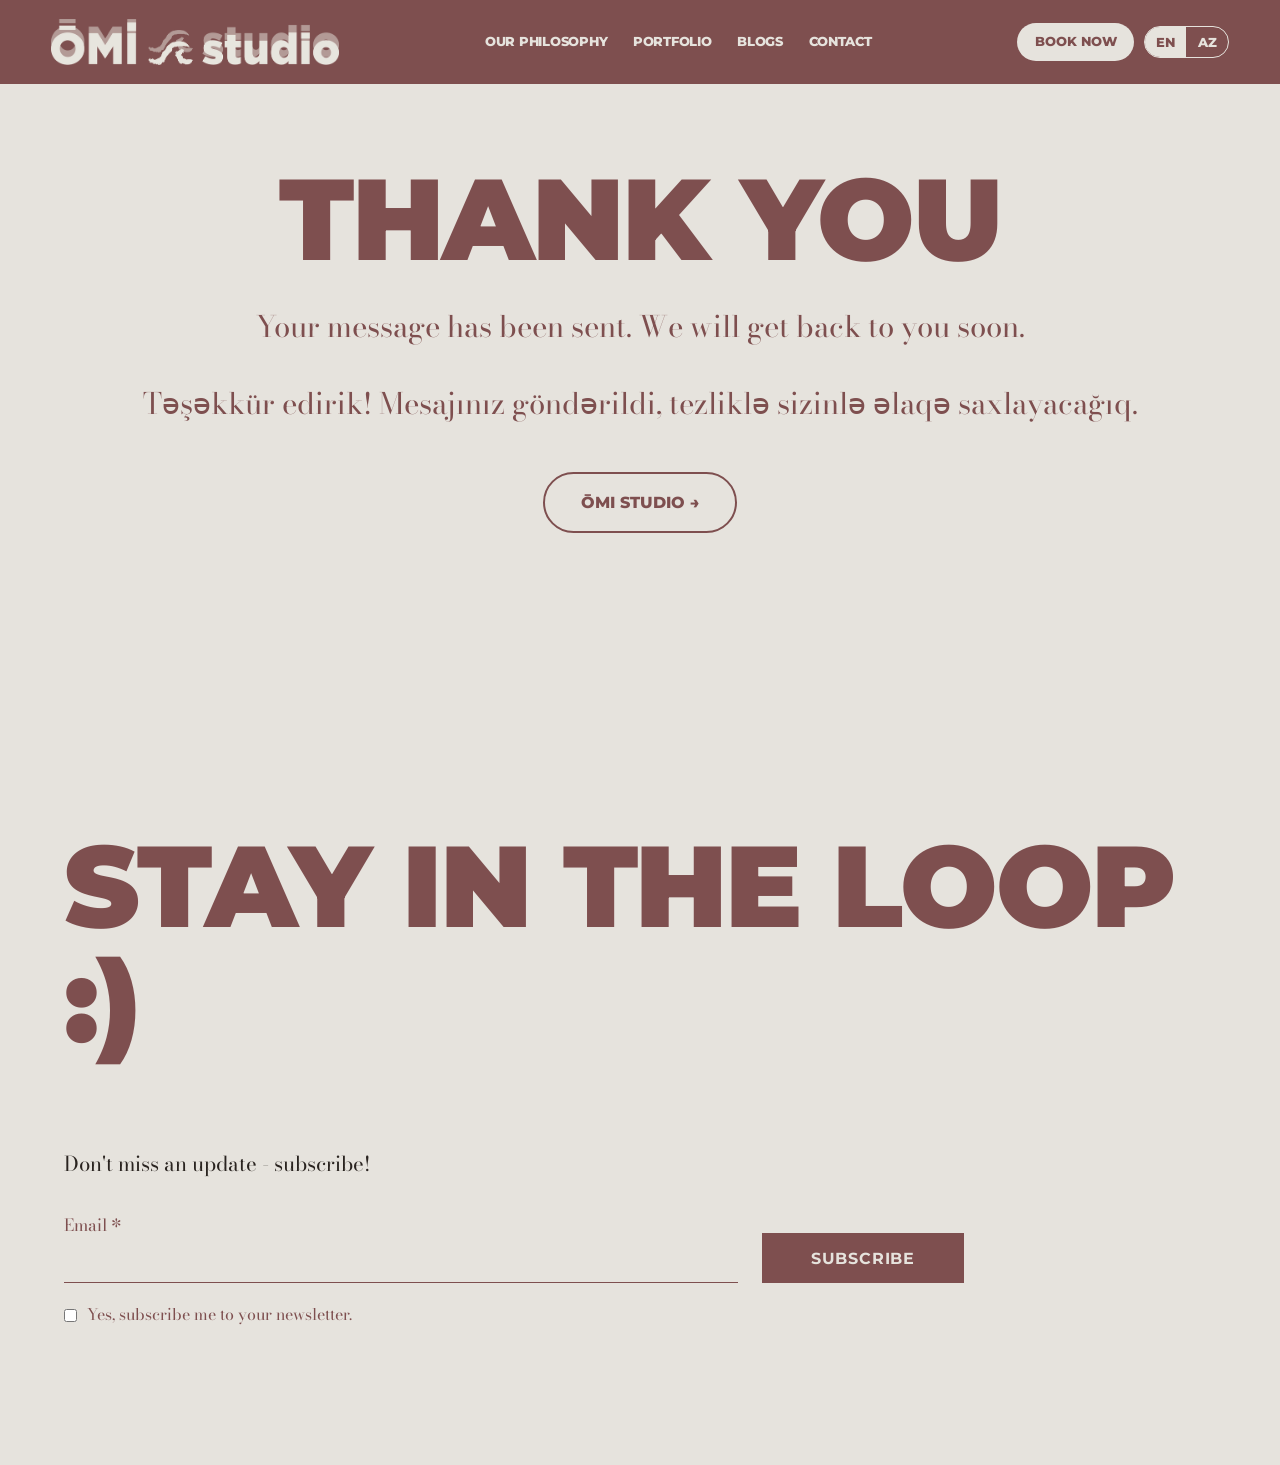
<file: thanks/index.html>
<!DOCTYPE html>
<html lang="en">
<head>
<meta charset="utf-8">
<meta name="viewport" content="width=device-width, initial-scale=1, viewport-fit=cover">
<title>Thank you | Ōmi Interior Design Studio</title>
<meta name="description" content="Thank you for your message.">
<meta name="robots" content="noindex"><link rel="canonical" href="https://omiinteriordesignstudio.com/thanks/">
<meta name="theme-color" content="#7E4F4F">
<meta property="og:type" content="website"><meta property="og:title" content="Thank you | Ōmi Interior Design Studio"><meta property="og:description" content="Thank you for your message."><meta property="og:url" content="https://omiinteriordesignstudio.com/thanks/"><meta property="og:image" content="https://omiinteriordesignstudio.com/assets/img/hero.jpg"><meta property="og:site_name" content="Ōmi Interior Design Studio">
<meta name="twitter:card" content="summary_large_image">
<link rel="icon" href="data:image/svg+xml,%3Csvg xmlns='http://www.w3.org/2000/svg' viewBox='0 0 100 100'%3E%3Ctext y='.9em' font-size='90'%3E🌊%3C/text%3E%3C/svg%3E">
<link rel="preconnect" href="https://fonts.googleapis.com">
<link rel="preconnect" href="https://fonts.gstatic.com" crossorigin>
<link href="https://fonts.googleapis.com/css2?family=Bodoni+Moda:opsz,wght@6..96,400;6..96,500&family=Montserrat:wght@700;800;900&display=swap" rel="stylesheet">
<link rel="stylesheet" href="/assets/style.css?v=1">

</head>
<body class="solid">
<header>
<a class="logo" href="/"><img alt="Ōmi studio" src="/assets/img/logo.png"></a>
<nav><a href="/philosophy/" data-i="n1">Our philosophy</a><a href="/portfolio/" data-i="n2">Portfolio</a><a href="/blog/" data-i="n3">Blogs</a><a href="/#contact" data-i="n4">Contact</a></nav>
<div class="right">
<a class="book" href="/#contact" data-i="book">Book now</a>
<div class="lang"><button data-l="en" class="on">EN</button><button data-l="az">AZ</button></div>
</div>
</header>
<section class="view port"><div class="phead"><h2 class="big">Thank you</h2><p>Your message has been sent. We will get back to you soon.<br><br>Təşəkkür edirik! Mesajınız göndərildi, tezliklə sizinlə əlaqə saxlayacağıq.</p><br><a class="pbtn" href="/" style="color:var(--red);border-color:var(--red)">Ōmi studio →</a></div></section>
<section class="block beige" id="news">
<h2 class="big" data-i="m0">Stay in the loop :)</h2>
<p data-i="m1">Don't miss an update - subscribe!</p>
<form action="https://formsubmit.co/nilufarahmadbayli@gmail.com" method="POST" style="background:none;padding:2rem 0 0">
<input type="hidden" name="_subject" value="Omi website: new subscriber"><input type="hidden" name="_captcha" value="false"><input type="hidden" name="_template" value="table"><input type="hidden" name="_next" value="https://omiinteriordesignstudio.com/thanks/"><input type="hidden" name="form_type" value="newsletter"><input type="text" name="_honey" style="display:none" tabindex="-1" autocomplete="off">
<div class="news"><label><span data-i="f3">Email *</span><input type="email" name="email" required></label><button class="btn fill" data-i="m2">Subscribe</button></div>
<label class="check"><input type="checkbox" name="consent" value="yes"> <span data-i="m3">Yes, subscribe me to your newsletter.</span></label>
</form>
</section>
<script src="/assets/site.js?v=1" defer></script>
</body>
</html>
</file>
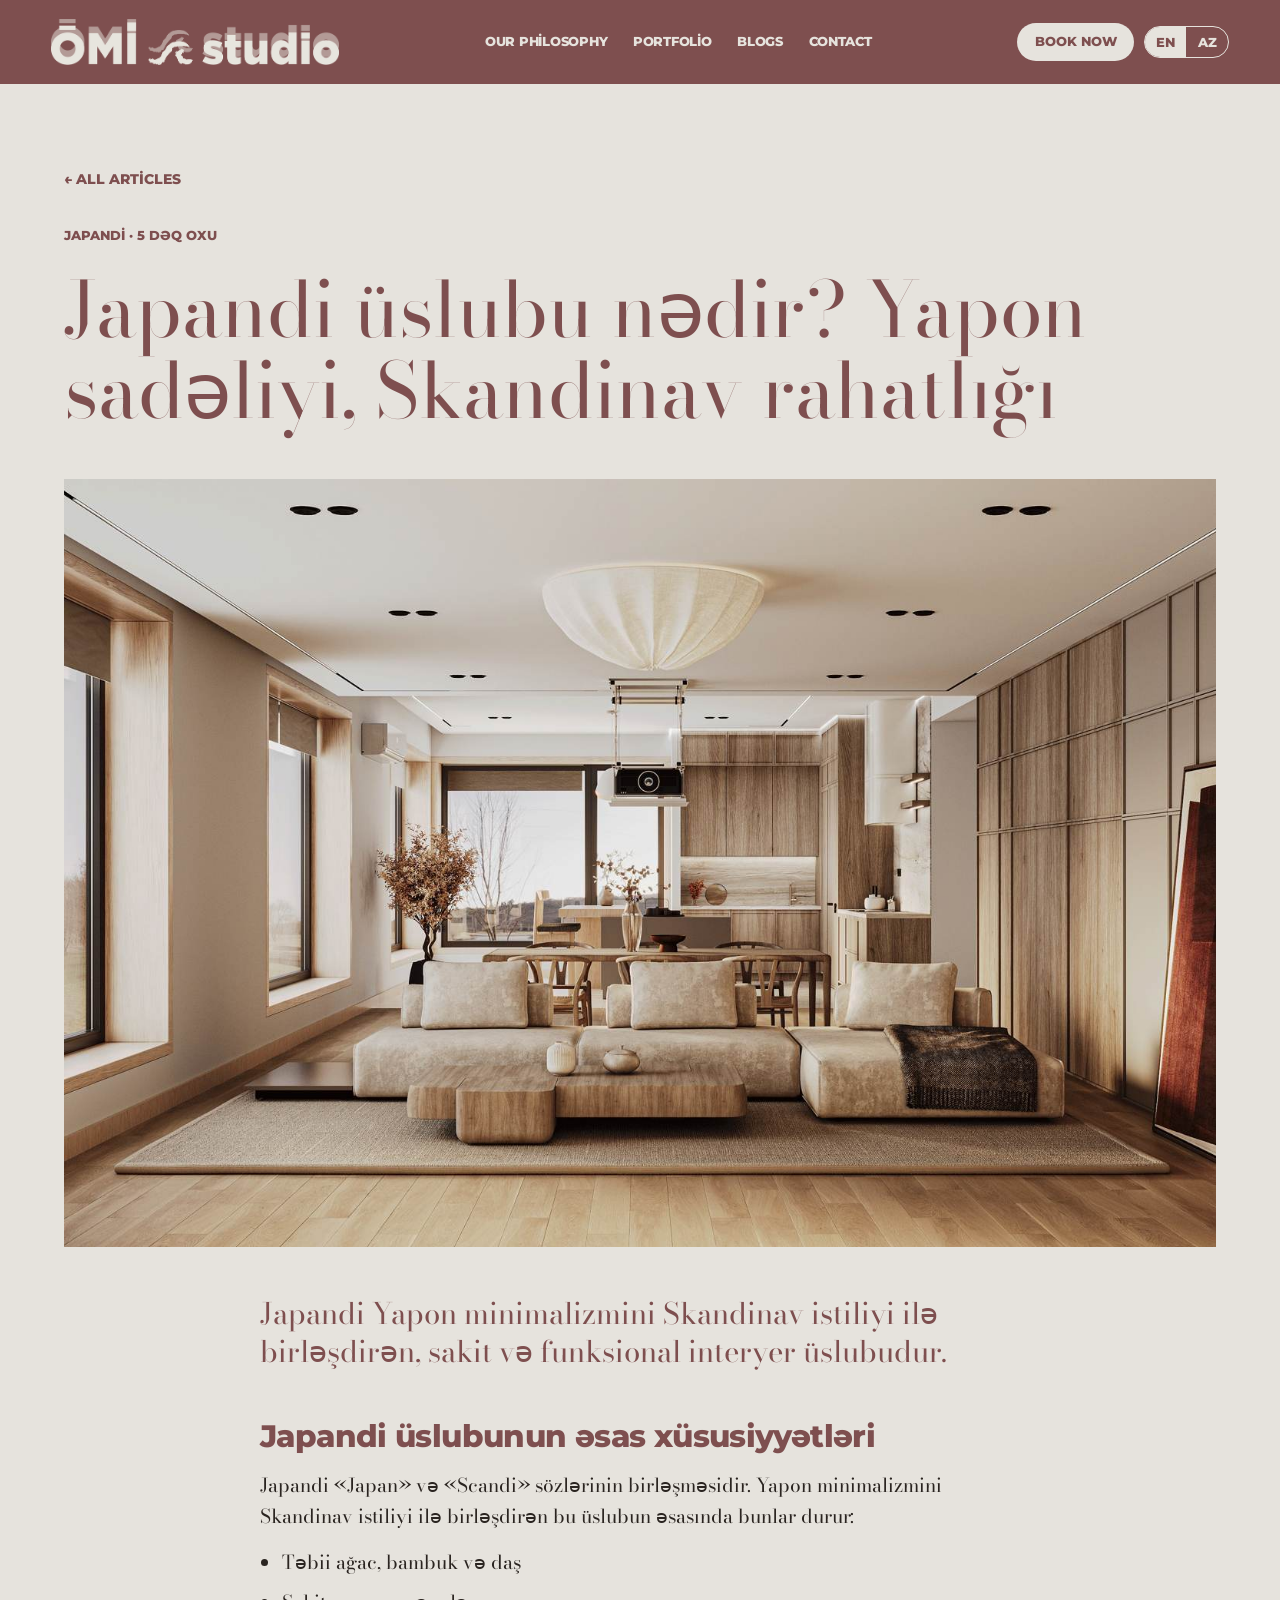
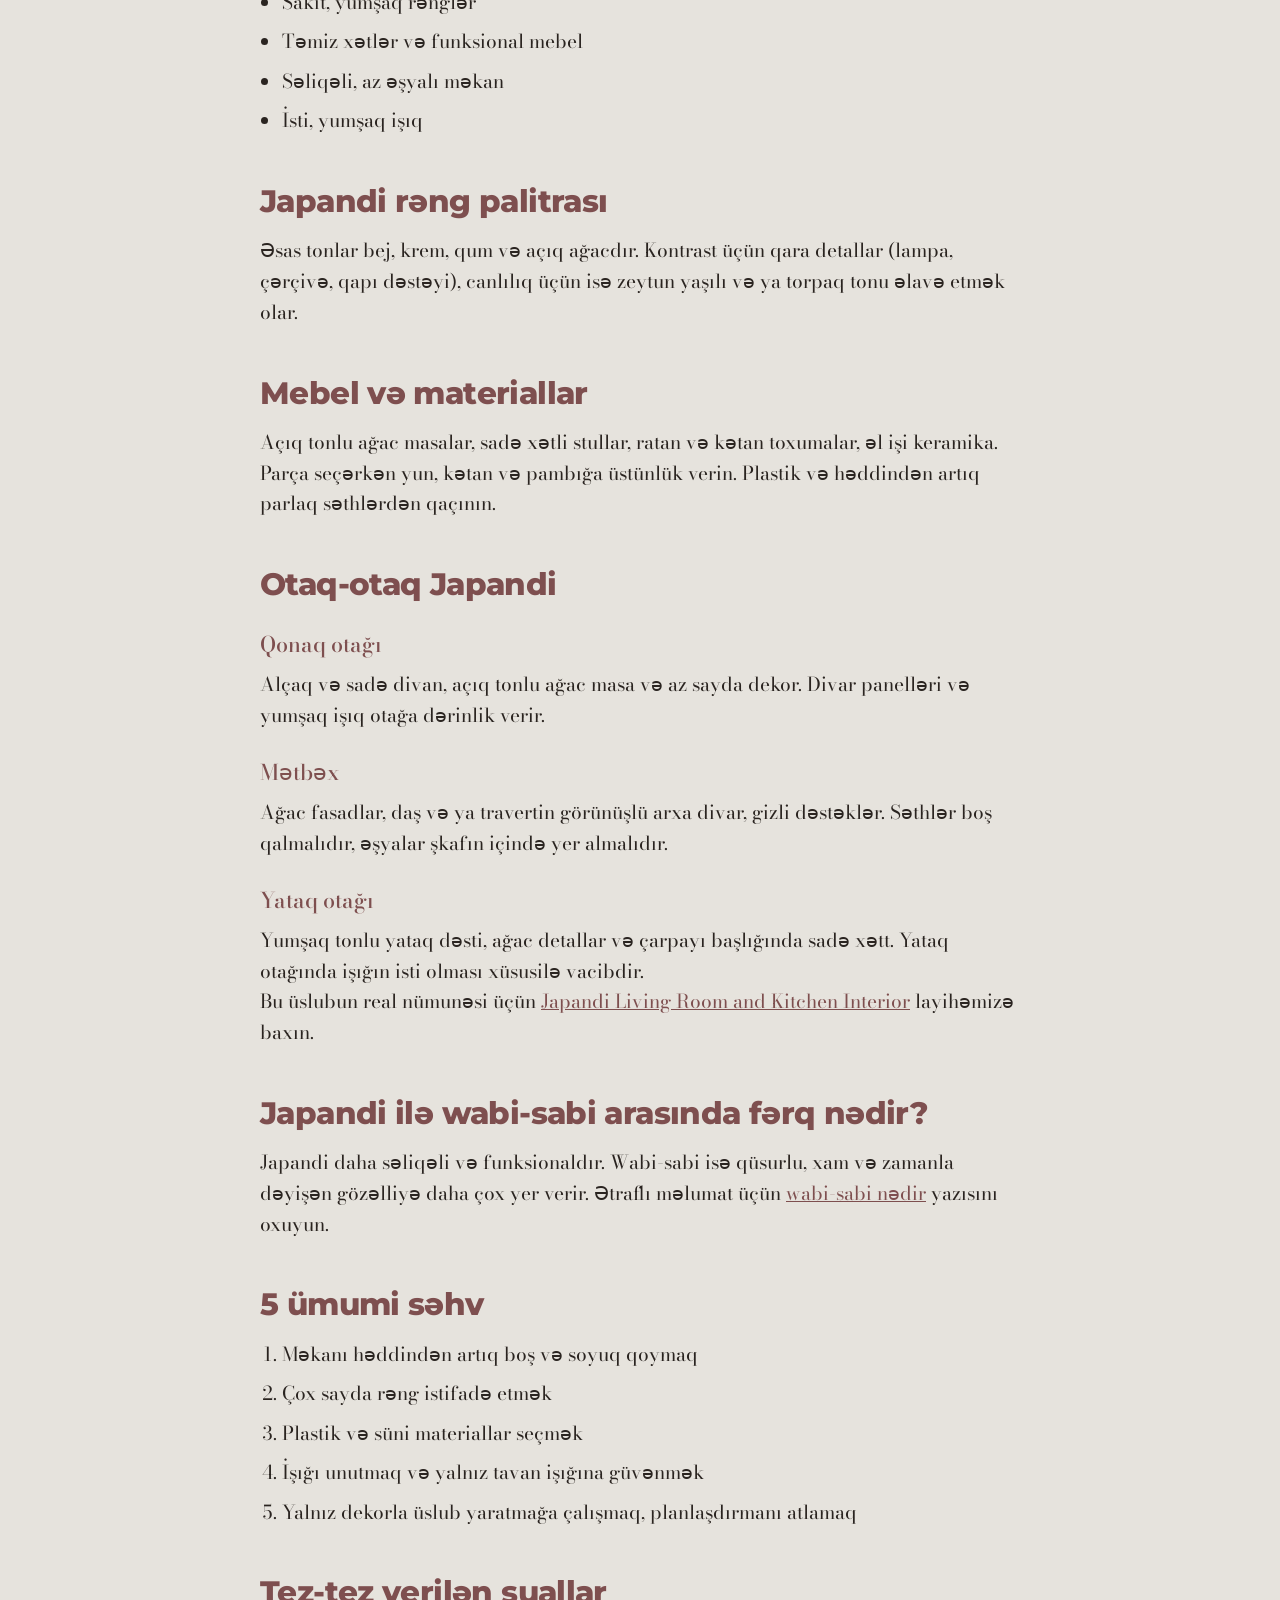
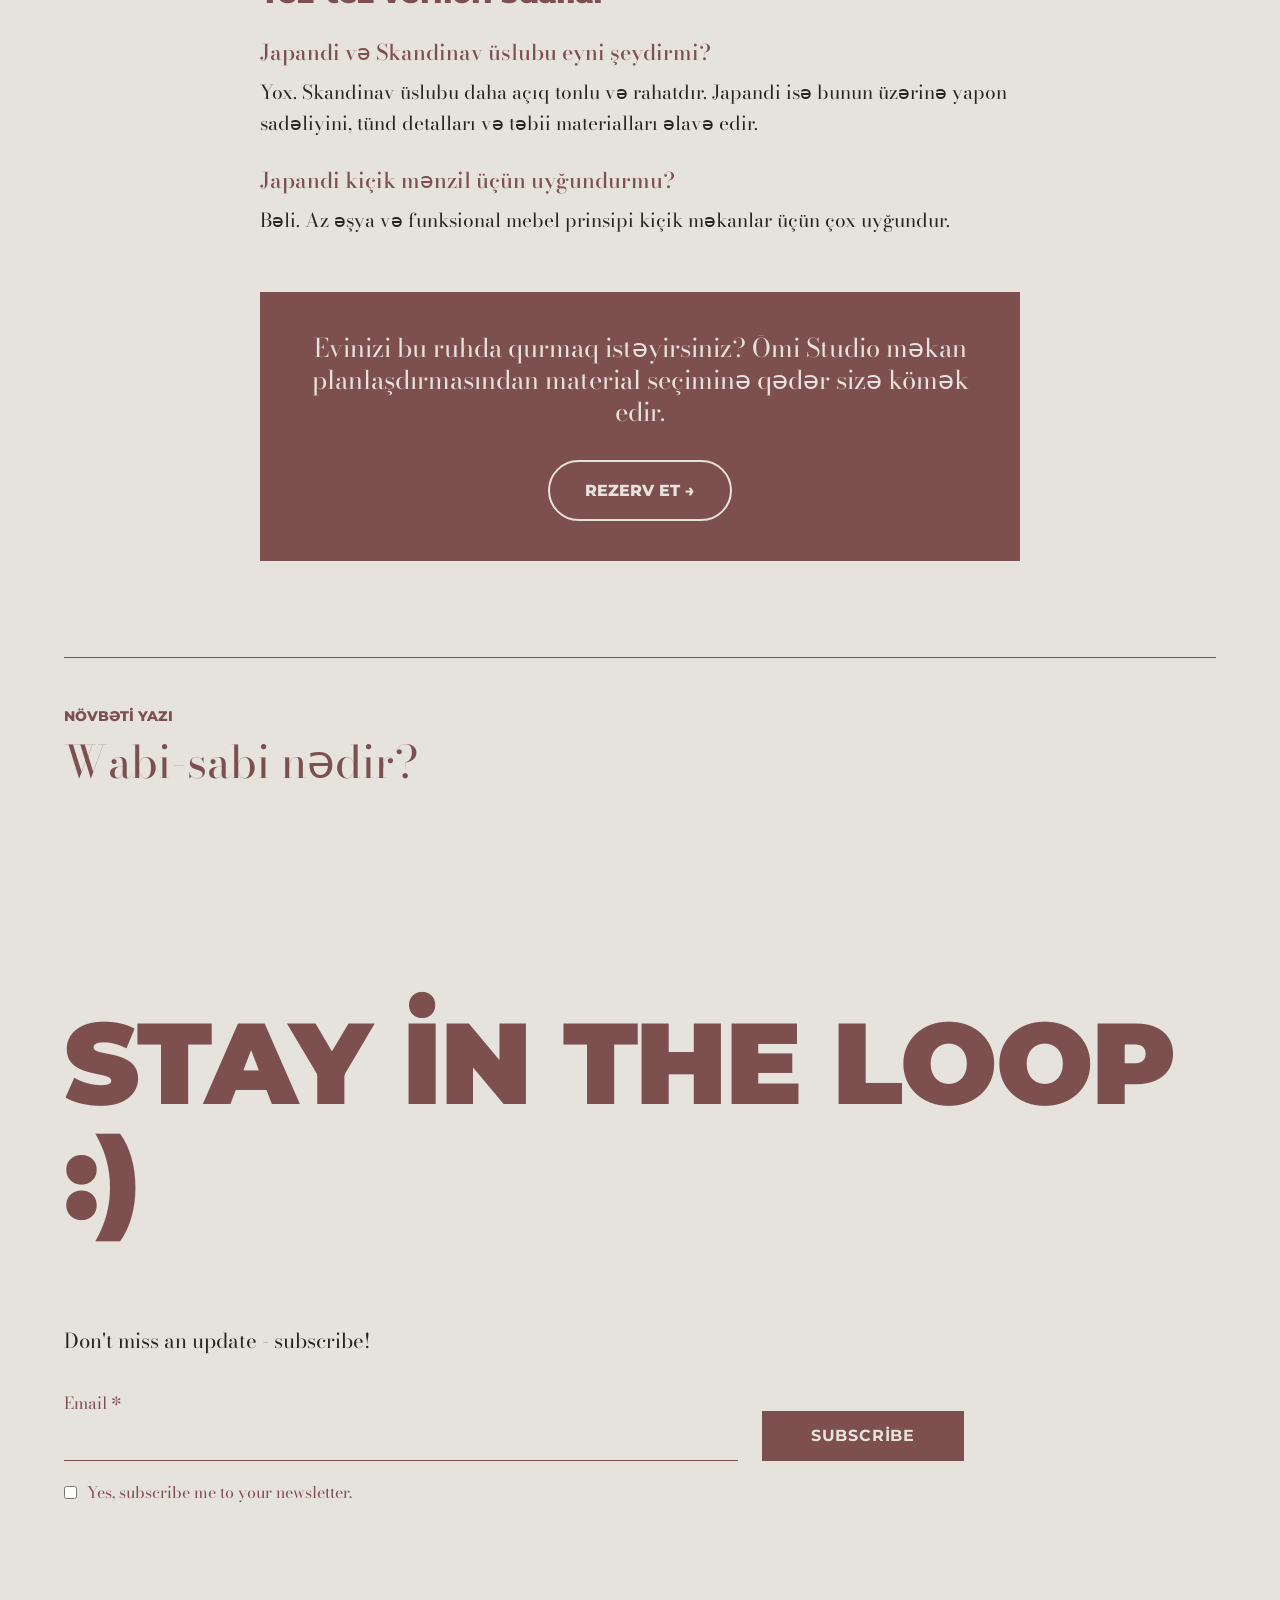
<file: blog/japandi-ustubu-nedir/index.html>
<!DOCTYPE html>
<html lang="az" data-fixed="az">
<head>
<meta charset="utf-8">
<meta name="viewport" content="width=device-width, initial-scale=1, viewport-fit=cover">
<title>Japandi üslubu nədir? İnteryerdə tətbiq bələdçisi</title>
<meta name="description" content="Japandi interyer üslubu nədir? Yapon sadəliyi ilə Skandinav rahatlığının birləşməsi, rəng palitrası, mebel və otaq-otaq praktik məsləhətlər.">
<link rel="canonical" href="https://omiinteriordesignstudio.com/blog/japandi-ustubu-nedir/">
<meta name="theme-color" content="#7E4F4F">
<meta property="og:type" content="article"><meta property="og:title" content="Japandi üslubu nədir? İnteryerdə tətbiq bələdçisi"><meta property="og:description" content="Japandi interyer üslubu nədir? Yapon sadəliyi ilə Skandinav rahatlığının birləşməsi, rəng palitrası, mebel və otaq-otaq praktik məsləhətlər."><meta property="og:url" content="https://omiinteriordesignstudio.com/blog/japandi-ustubu-nedir/"><meta property="og:image" content="https://omiinteriordesignstudio.com/assets/img/hero.jpg"><meta property="og:site_name" content="Ōmi Interior Design Studio">
<meta name="twitter:card" content="summary_large_image">
<link rel="icon" href="data:image/svg+xml,%3Csvg xmlns='http://www.w3.org/2000/svg' viewBox='0 0 100 100'%3E%3Ctext y='.9em' font-size='90'%3E🌊%3C/text%3E%3C/svg%3E">
<link rel="preconnect" href="https://fonts.googleapis.com">
<link rel="preconnect" href="https://fonts.gstatic.com" crossorigin>
<link href="https://fonts.googleapis.com/css2?family=Bodoni+Moda:opsz,wght@6..96,400;6..96,500&family=Montserrat:wght@700;800;900&display=swap" rel="stylesheet">
<link rel="stylesheet" href="/assets/style.css?v=1">
<script type="application/ld+json">{"@context": "https://schema.org", "@type": "Article", "headline": "Japandi üslubu nədir? İnteryerdə tətbiq bələdçisi", "description": "Japandi interyer üslubu nədir? Yapon sadəliyi ilə Skandinav rahatlığının birləşməsi, rəng palitrası, mebel və otaq-otaq praktik məsləhətlər.", "inLanguage": "az", "datePublished": "2026-10-14", "image": "https://omiinteriordesignstudio.com/assets/img/hero.jpg", "author": {"@type": "Organization", "name": "Ōmi Interior Design Studio"}, "publisher": {"@type": "Organization", "name": "Ōmi Interior Design Studio"}, "mainEntityOfPage": "https://omiinteriordesignstudio.com/blog/japandi-ustubu-nedir/"}</script>
</head>
<body class="solid">
<header>
<a class="logo" href="/"><img alt="Ōmi studio" src="/assets/img/logo.png"></a>
<nav><a href="/philosophy/" data-i="n1">Our philosophy</a><a href="/portfolio/" data-i="n2">Portfolio</a><a href="/blog/" data-i="n3">Blogs</a><a href="/#contact" data-i="n4">Contact</a></nav>
<div class="right">
<a class="book" href="/#contact" data-i="book">Book now</a>
<div class="lang"><button data-l="en" class="on">EN</button><button data-l="az">AZ</button></div>
</div>
</header>
<section class="view proj art"><a class="back" href="/blog/" data-i="bback">← All articles</a>
<div class="tag">Japandi · 5 dəq oxu</div><h1>Japandi üslubu nədir? Yapon sadəliyi, Skandinav rahatlığı</h1><div class="cover h2" data-glide="down"></div>
<div class="body"><p class="lead">Japandi Yapon minimalizmini Skandinav istiliyi ilə birləşdirən, sakit və funksional interyer üslubudur.</p><h2>Japandi üslubunun əsas xüsusiyyətləri</h2>
<p>Japandi «Japan» və «Scandi» sözlərinin birləşməsidir. Yapon minimalizmini Skandinav istiliyi ilə birləşdirən bu üslubun əsasında bunlar durur:</p>
<ul><li>Təbii ağac, bambuk və daş</li><li>Sakit, yumşaq rənglər</li><li>Təmiz xətlər və funksional mebel</li><li>Səliqəli, az əşyalı məkan</li><li>İsti, yumşaq işıq</li></ul>
<h2>Japandi rəng palitrası</h2>
<p>Əsas tonlar bej, krem, qum və açıq ağacdır. Kontrast üçün qara detallar (lampa, çərçivə, qapı dəstəyi), canlılıq üçün isə zeytun yaşılı və ya torpaq tonu əlavə etmək olar.</p>
<h2>Mebel və materiallar</h2>
<p>Açıq tonlu ağac masalar, sadə xətli stullar, ratan və kətan toxumalar, əl işi keramika. Parça seçərkən yun, kətan və pambığa üstünlük verin. Plastik və həddindən artıq parlaq səthlərdən qaçının.</p>
<h2>Otaq-otaq Japandi</h2>
<h3>Qonaq otağı</h3><p>Alçaq və sadə divan, açıq tonlu ağac masa və az sayda dekor. Divar panelləri və yumşaq işıq otağa dərinlik verir.</p>
<h3>Mətbəx</h3><p>Ağac fasadlar, daş və ya travertin görünüşlü arxa divar, gizli dəstəklər. Səthlər boş qalmalıdır, əşyalar şkafın içində yer almalıdır.</p>
<h3>Yataq otağı</h3><p>Yumşaq tonlu yataq dəsti, ağac detallar və çarpayı başlığında sadə xətt. Yataq otağında işığın isti olması xüsusilə vacibdir.</p>
<p>Bu üslubun real nümunəsi üçün <a class="in" href="/portfolio/japandi-living-room-kitchen/">Japandi Living Room and Kitchen Interior</a> layihəmizə baxın.</p>
<h2>Japandi ilə wabi-sabi arasında fərq nədir?</h2>
<p>Japandi daha səliqəli və funksionaldır. Wabi-sabi isə qüsurlu, xam və zamanla dəyişən gözəlliyə daha çox yer verir. Ətraflı məlumat üçün <a class="in" href="/blog/wabi-sabi-nedir/">wabi-sabi nədir</a> yazısını oxuyun.</p>
<h2>5 ümumi səhv</h2>
<ol><li>Məkanı həddindən artıq boş və soyuq qoymaq</li><li>Çox sayda rəng istifadə etmək</li><li>Plastik və süni materiallar seçmək</li><li>İşığı unutmaq və yalnız tavan işığına güvənmək</li><li>Yalnız dekorla üslub yaratmağa çalışmaq, planlaşdırmanı atlamaq</li></ol>
<h2>Tez-tez verilən suallar</h2>
<h3>Japandi və Skandinav üslubu eyni şeydirmi?</h3><p>Yox. Skandinav üslubu daha açıq tonlu və rahatdır. Japandi isə bunun üzərinə yapon sadəliyini, tünd detalları və təbii materialları əlavə edir.</p>
<h3>Japandi kiçik mənzil üçün uyğundurmu?</h3><p>Bəli. Az əşya və funksional mebel prinsipi kiçik məkanlar üçün çox uyğundur.</p>
<div class="cta"><p>Evinizi bu ruhda qurmaq istəyirsiniz? Ōmi Studio məkan planlaşdırmasından material seçiminə qədər sizə kömək edir.</p><a class="pbtn" href="/#contact">Rezerv et →</a></div></div>
<a class="next" href="/blog/wabi-sabi-nedir/"><small>Növbəti yazı</small><span>Wabi-sabi nədir?</span></a></section>
<section class="block beige" id="news">
<h2 class="big" data-i="m0">Stay in the loop :)</h2>
<p data-i="m1">Don't miss an update - subscribe!</p>
<form action="https://formsubmit.co/nilufarahmadbayli@gmail.com" method="POST" style="background:none;padding:2rem 0 0">
<input type="hidden" name="_subject" value="Omi website: new subscriber"><input type="hidden" name="_captcha" value="false"><input type="hidden" name="_template" value="table"><input type="hidden" name="_next" value="https://omiinteriordesignstudio.com/thanks/"><input type="hidden" name="form_type" value="newsletter"><input type="text" name="_honey" style="display:none" tabindex="-1" autocomplete="off">
<div class="news"><label><span data-i="f3">Email *</span><input type="email" name="email" required></label><button class="btn fill" data-i="m2">Subscribe</button></div>
<label class="check"><input type="checkbox" name="consent" value="yes"> <span data-i="m3">Yes, subscribe me to your newsletter.</span></label>
</form>
</section>
<script src="/assets/site.js?v=1" defer></script>
</body>
</html>
</file>
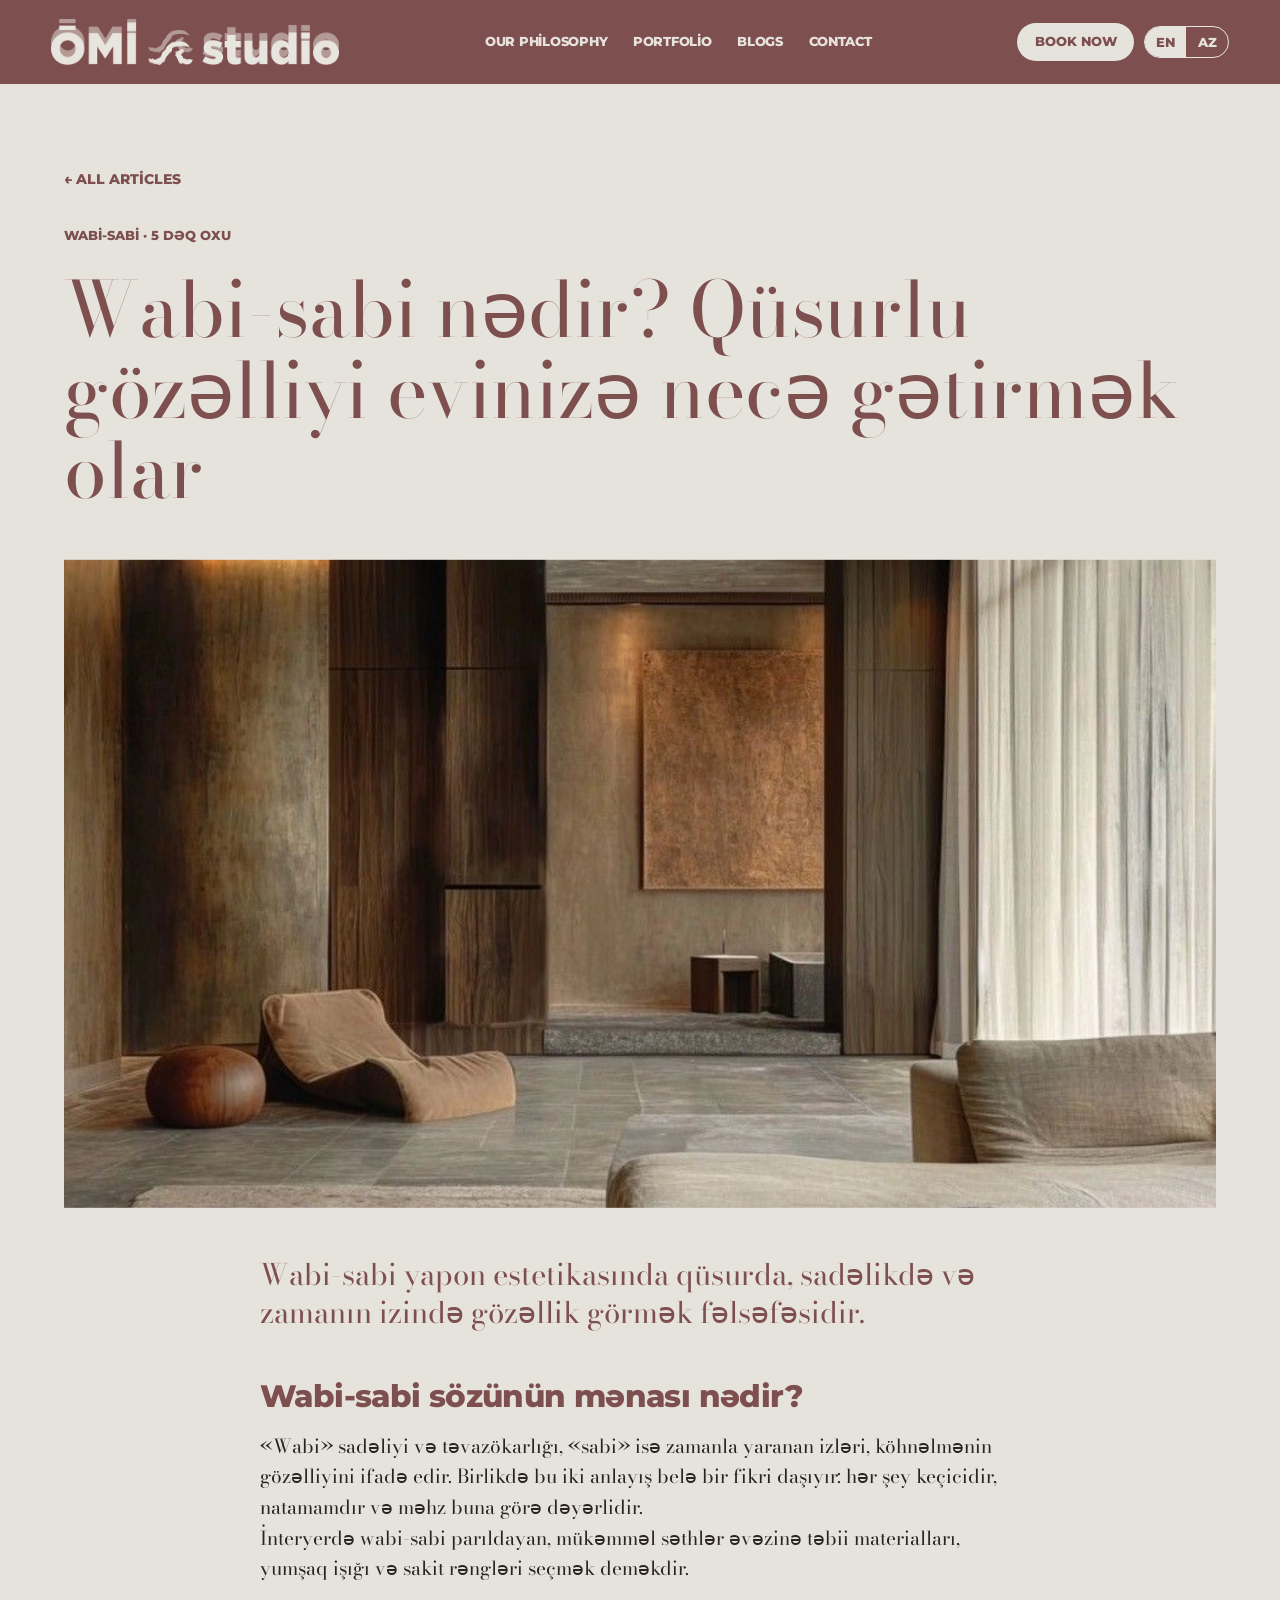
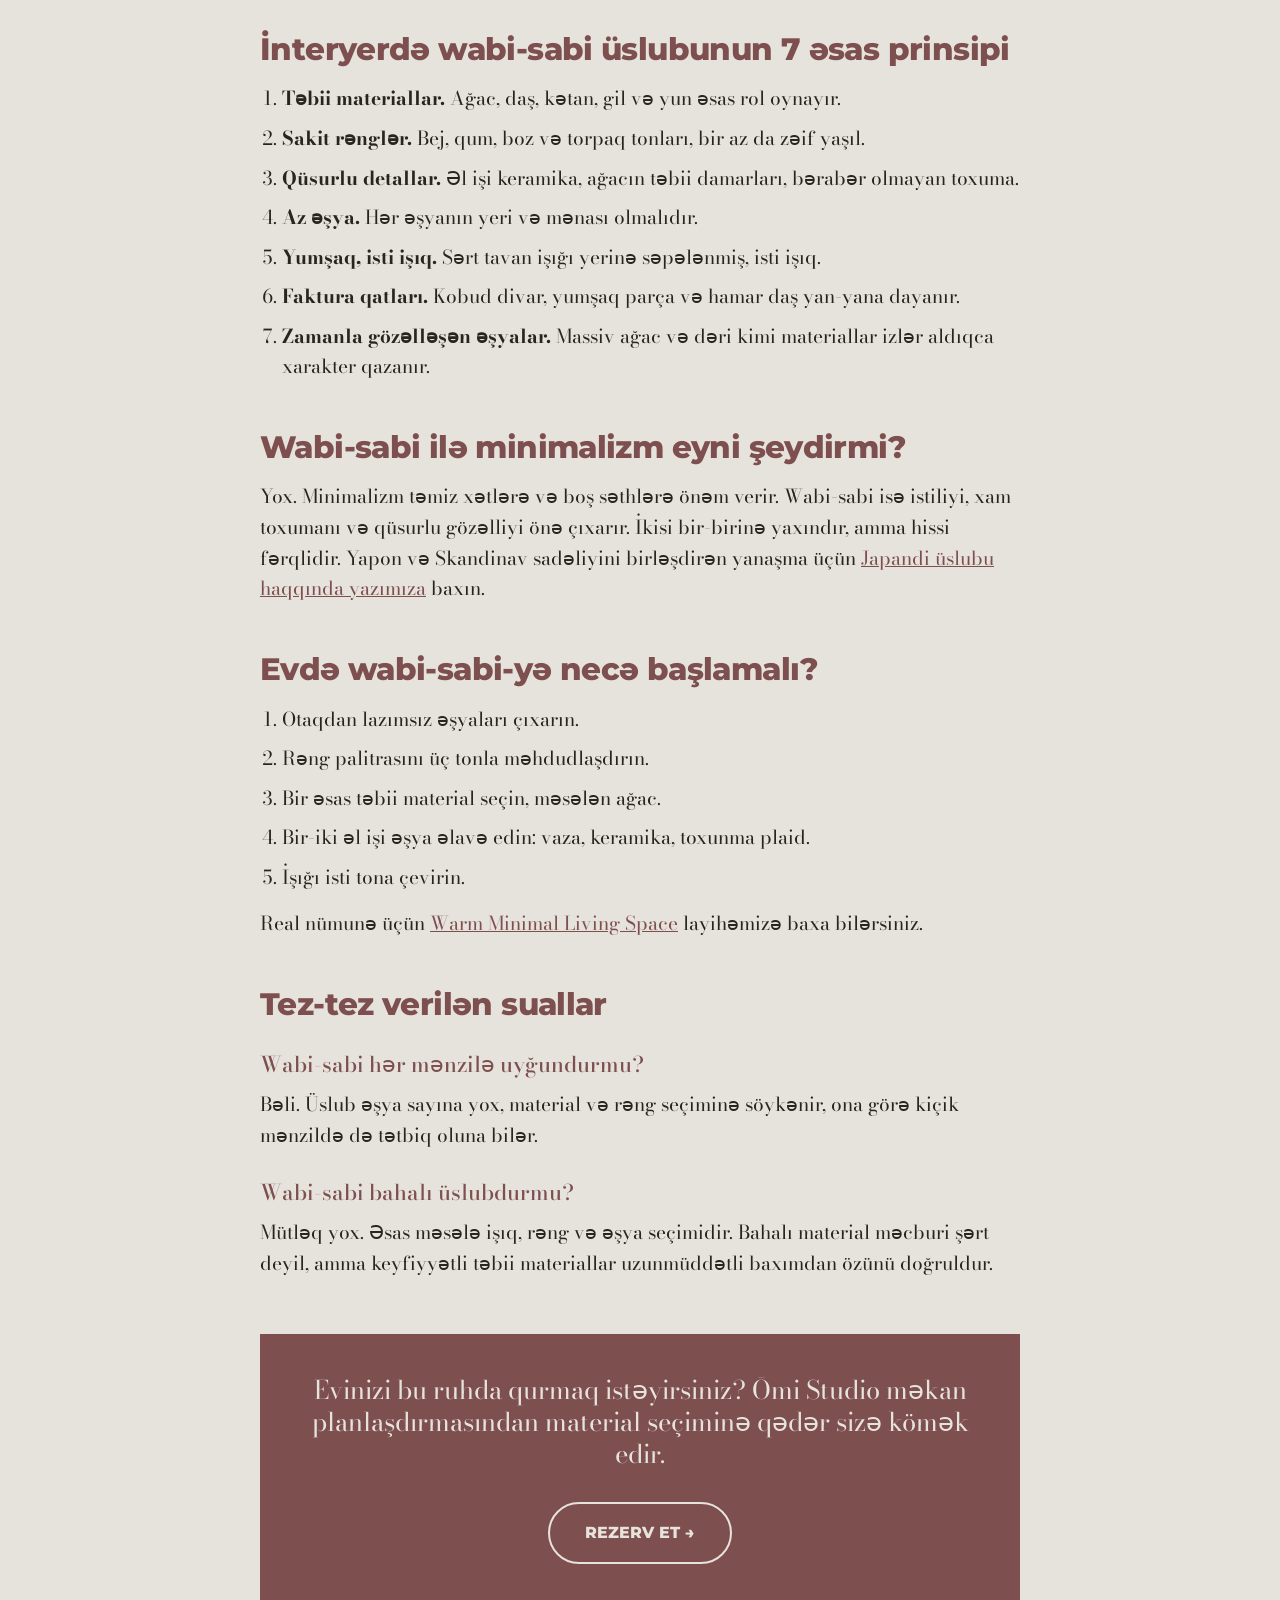
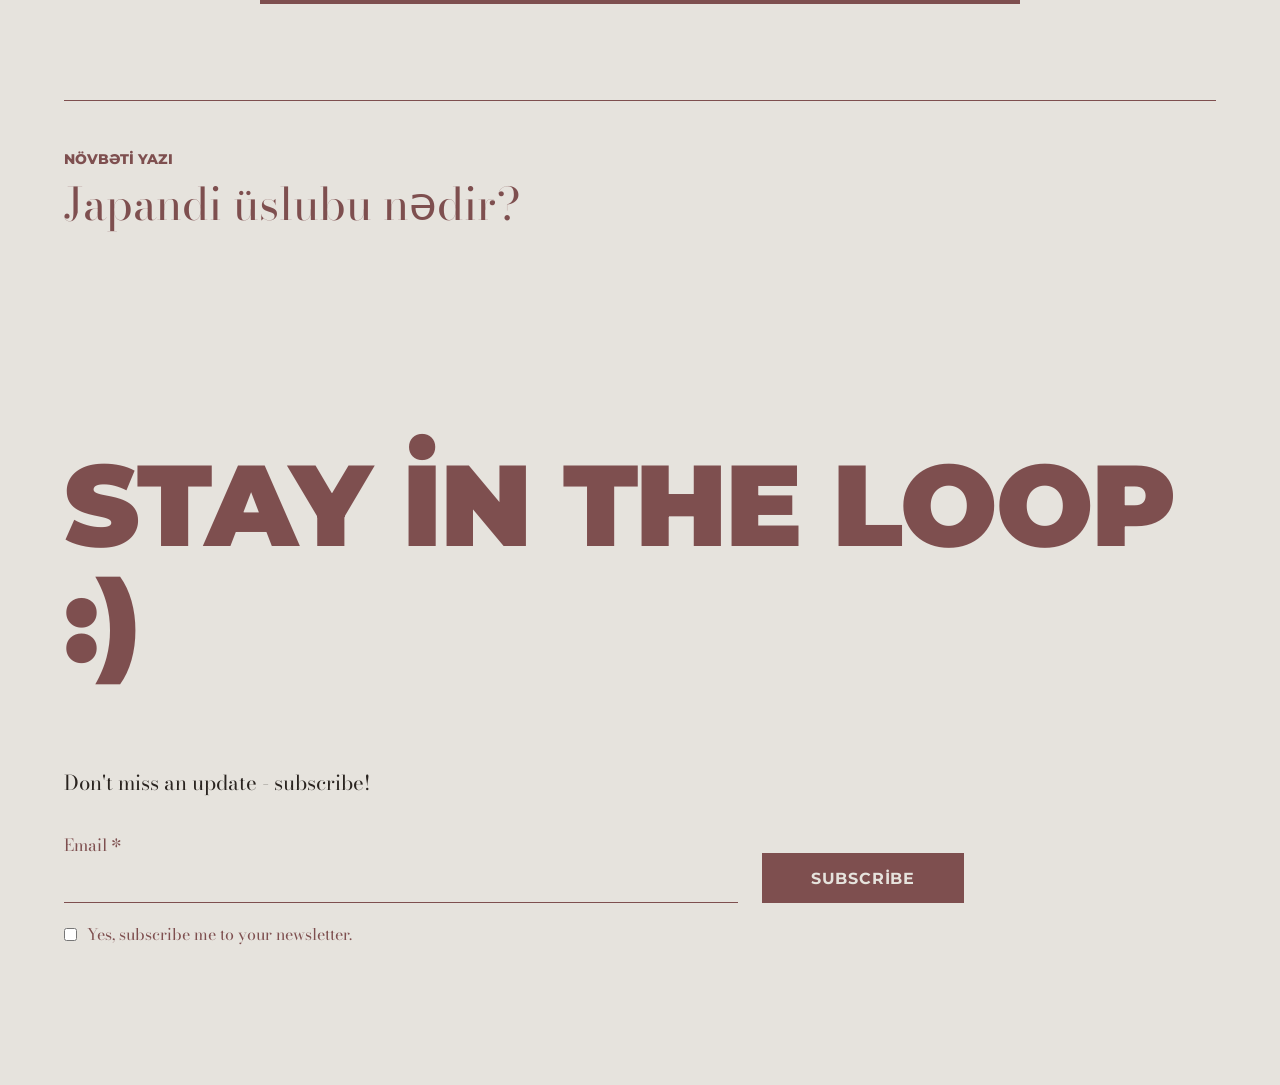
<file: blog/wabi-sabi-nedir/index.html>
<!DOCTYPE html>
<html lang="az" data-fixed="az">
<head>
<meta charset="utf-8">
<meta name="viewport" content="width=device-width, initial-scale=1, viewport-fit=cover">
<title>Wabi-sabi nədir? İnteryerdə wabi-sabi üslubunun 7 prinsipi</title>
<meta name="description" content="Wabi-sabi nədir və evdə necə tətbiq olunur? Yapon fəlsəfəsinin interyerə gətirdiyi sakitlik, təbii materiallar və qüsurlu gözəllik haqqında bələdçi.">
<link rel="canonical" href="https://omiinteriordesignstudio.com/blog/wabi-sabi-nedir/">
<meta name="theme-color" content="#7E4F4F">
<meta property="og:type" content="article"><meta property="og:title" content="Wabi-sabi nədir? İnteryerdə wabi-sabi üslubunun 7 prinsipi"><meta property="og:description" content="Wabi-sabi nədir və evdə necə tətbiq olunur? Yapon fəlsəfəsinin interyerə gətirdiyi sakitlik, təbii materiallar və qüsurlu gözəllik haqqında bələdçi."><meta property="og:url" content="https://omiinteriordesignstudio.com/blog/wabi-sabi-nedir/"><meta property="og:image" content="https://omiinteriordesignstudio.com/assets/img/hero.jpg"><meta property="og:site_name" content="Ōmi Interior Design Studio">
<meta name="twitter:card" content="summary_large_image">
<link rel="icon" href="data:image/svg+xml,%3Csvg xmlns='http://www.w3.org/2000/svg' viewBox='0 0 100 100'%3E%3Ctext y='.9em' font-size='90'%3E🌊%3C/text%3E%3C/svg%3E">
<link rel="preconnect" href="https://fonts.googleapis.com">
<link rel="preconnect" href="https://fonts.gstatic.com" crossorigin>
<link href="https://fonts.googleapis.com/css2?family=Bodoni+Moda:opsz,wght@6..96,400;6..96,500&family=Montserrat:wght@700;800;900&display=swap" rel="stylesheet">
<link rel="stylesheet" href="/assets/style.css?v=1">
<script type="application/ld+json">{"@context": "https://schema.org", "@type": "Article", "headline": "Wabi-sabi nədir? İnteryerdə wabi-sabi üslubunun 7 prinsipi", "description": "Wabi-sabi nədir və evdə necə tətbiq olunur? Yapon fəlsəfəsinin interyerə gətirdiyi sakitlik, təbii materiallar və qüsurlu gözəllik haqqında bələdçi.", "inLanguage": "az", "datePublished": "2026-10-14", "image": "https://omiinteriordesignstudio.com/assets/img/hero.jpg", "author": {"@type": "Organization", "name": "Ōmi Interior Design Studio"}, "publisher": {"@type": "Organization", "name": "Ōmi Interior Design Studio"}, "mainEntityOfPage": "https://omiinteriordesignstudio.com/blog/wabi-sabi-nedir/"}</script>
</head>
<body class="solid">
<header>
<a class="logo" href="/"><img alt="Ōmi studio" src="/assets/img/logo.png"></a>
<nav><a href="/philosophy/" data-i="n1">Our philosophy</a><a href="/portfolio/" data-i="n2">Portfolio</a><a href="/blog/" data-i="n3">Blogs</a><a href="/#contact" data-i="n4">Contact</a></nav>
<div class="right">
<a class="book" href="/#contact" data-i="book">Book now</a>
<div class="lang"><button data-l="en" class="on">EN</button><button data-l="az">AZ</button></div>
</div>
</header>
<section class="view proj art"><a class="back" href="/blog/" data-i="bback">← All articles</a>
<div class="tag">Wabi-sabi · 5 dəq oxu</div><h1>Wabi-sabi nədir? Qüsurlu gözəlliyi evinizə necə gətirmək olar</h1><div class="cover wabi c169" data-glide="down"></div>
<div class="body"><p class="lead">Wabi-sabi yapon estetikasında qüsurda, sadəlikdə və zamanın izində gözəllik görmək fəlsəfəsidir.</p><h2>Wabi-sabi sözünün mənası nədir?</h2>
<p>«Wabi» sadəliyi və təvazökarlığı, «sabi» isə zamanla yaranan izləri, köhnəlmənin gözəlliyini ifadə edir. Birlikdə bu iki anlayış belə bir fikri daşıyır: hər şey keçicidir, natamamdır və məhz buna görə dəyərlidir.</p>
<p>İnteryerdə wabi-sabi parıldayan, mükəmməl səthlər əvəzinə təbii materialları, yumşaq işığı və sakit rəngləri seçmək deməkdir.</p>
<h2>İnteryerdə wabi-sabi üslubunun 7 əsas prinsipi</h2>
<ol><li><b>Təbii materiallar.</b> Ağac, daş, kətan, gil və yun əsas rol oynayır.</li>
<li><b>Sakit rənglər.</b> Bej, qum, boz və torpaq tonları, bir az da zəif yaşıl.</li>
<li><b>Qüsurlu detallar.</b> Əl işi keramika, ağacın təbii damarları, bərabər olmayan toxuma.</li>
<li><b>Az əşya.</b> Hər əşyanın yeri və mənası olmalıdır.</li>
<li><b>Yumşaq, isti işıq.</b> Sərt tavan işığı yerinə səpələnmiş, isti işıq.</li>
<li><b>Faktura qatları.</b> Kobud divar, yumşaq parça və hamar daş yan-yana dayanır.</li>
<li><b>Zamanla gözəlləşən əşyalar.</b> Massiv ağac və dəri kimi materiallar izlər aldıqca xarakter qazanır.</li></ol>
<h2>Wabi-sabi ilə minimalizm eyni şeydirmi?</h2>
<p>Yox. Minimalizm təmiz xətlərə və boş səthlərə önəm verir. Wabi-sabi isə istiliyi, xam toxumanı və qüsurlu gözəlliyi önə çıxarır. İkisi bir-birinə yaxındır, amma hissi fərqlidir. Yapon və Skandinav sadəliyini birləşdirən yanaşma üçün <a class="in" href="/blog/japandi-ustubu-nedir/">Japandi üslubu haqqında yazımıza</a> baxın.</p>
<h2>Evdə wabi-sabi-yə necə başlamalı?</h2>
<ol><li>Otaqdan lazımsız əşyaları çıxarın.</li><li>Rəng palitrasını üç tonla məhdudlaşdırın.</li><li>Bir əsas təbii material seçin, məsələn ağac.</li><li>Bir-iki əl işi əşya əlavə edin: vaza, keramika, toxunma plaid.</li><li>İşığı isti tona çevirin.</li></ol>
<p>Real nümunə üçün <a class="in" href="/portfolio/warm-minimal-living-space/">Warm Minimal Living Space</a> layihəmizə baxa bilərsiniz.</p>
<h2>Tez-tez verilən suallar</h2>
<h3>Wabi-sabi hər mənzilə uyğundurmu?</h3><p>Bəli. Üslub əşya sayına yox, material və rəng seçiminə söykənir, ona görə kiçik mənzildə də tətbiq oluna bilər.</p>
<h3>Wabi-sabi bahalı üslubdurmu?</h3><p>Mütləq yox. Əsas məsələ işıq, rəng və əşya seçimidir. Bahalı material məcburi şərt deyil, amma keyfiyyətli təbii materiallar uzunmüddətli baxımdan özünü doğruldur.</p>
<div class="cta"><p>Evinizi bu ruhda qurmaq istəyirsiniz? Ōmi Studio məkan planlaşdırmasından material seçiminə qədər sizə kömək edir.</p><a class="pbtn" href="/#contact">Rezerv et →</a></div></div>
<a class="next" href="/blog/japandi-ustubu-nedir/"><small>Növbəti yazı</small><span>Japandi üslubu nədir?</span></a></section>
<section class="block beige" id="news">
<h2 class="big" data-i="m0">Stay in the loop :)</h2>
<p data-i="m1">Don't miss an update - subscribe!</p>
<form action="https://formsubmit.co/nilufarahmadbayli@gmail.com" method="POST" style="background:none;padding:2rem 0 0">
<input type="hidden" name="_subject" value="Omi website: new subscriber"><input type="hidden" name="_captcha" value="false"><input type="hidden" name="_template" value="table"><input type="hidden" name="_next" value="https://omiinteriordesignstudio.com/thanks/"><input type="hidden" name="form_type" value="newsletter"><input type="text" name="_honey" style="display:none" tabindex="-1" autocomplete="off">
<div class="news"><label><span data-i="f3">Email *</span><input type="email" name="email" required></label><button class="btn fill" data-i="m2">Subscribe</button></div>
<label class="check"><input type="checkbox" name="consent" value="yes"> <span data-i="m3">Yes, subscribe me to your newsletter.</span></label>
</form>
</section>
<script src="/assets/site.js?v=1" defer></script>
</body>
</html>
</file>
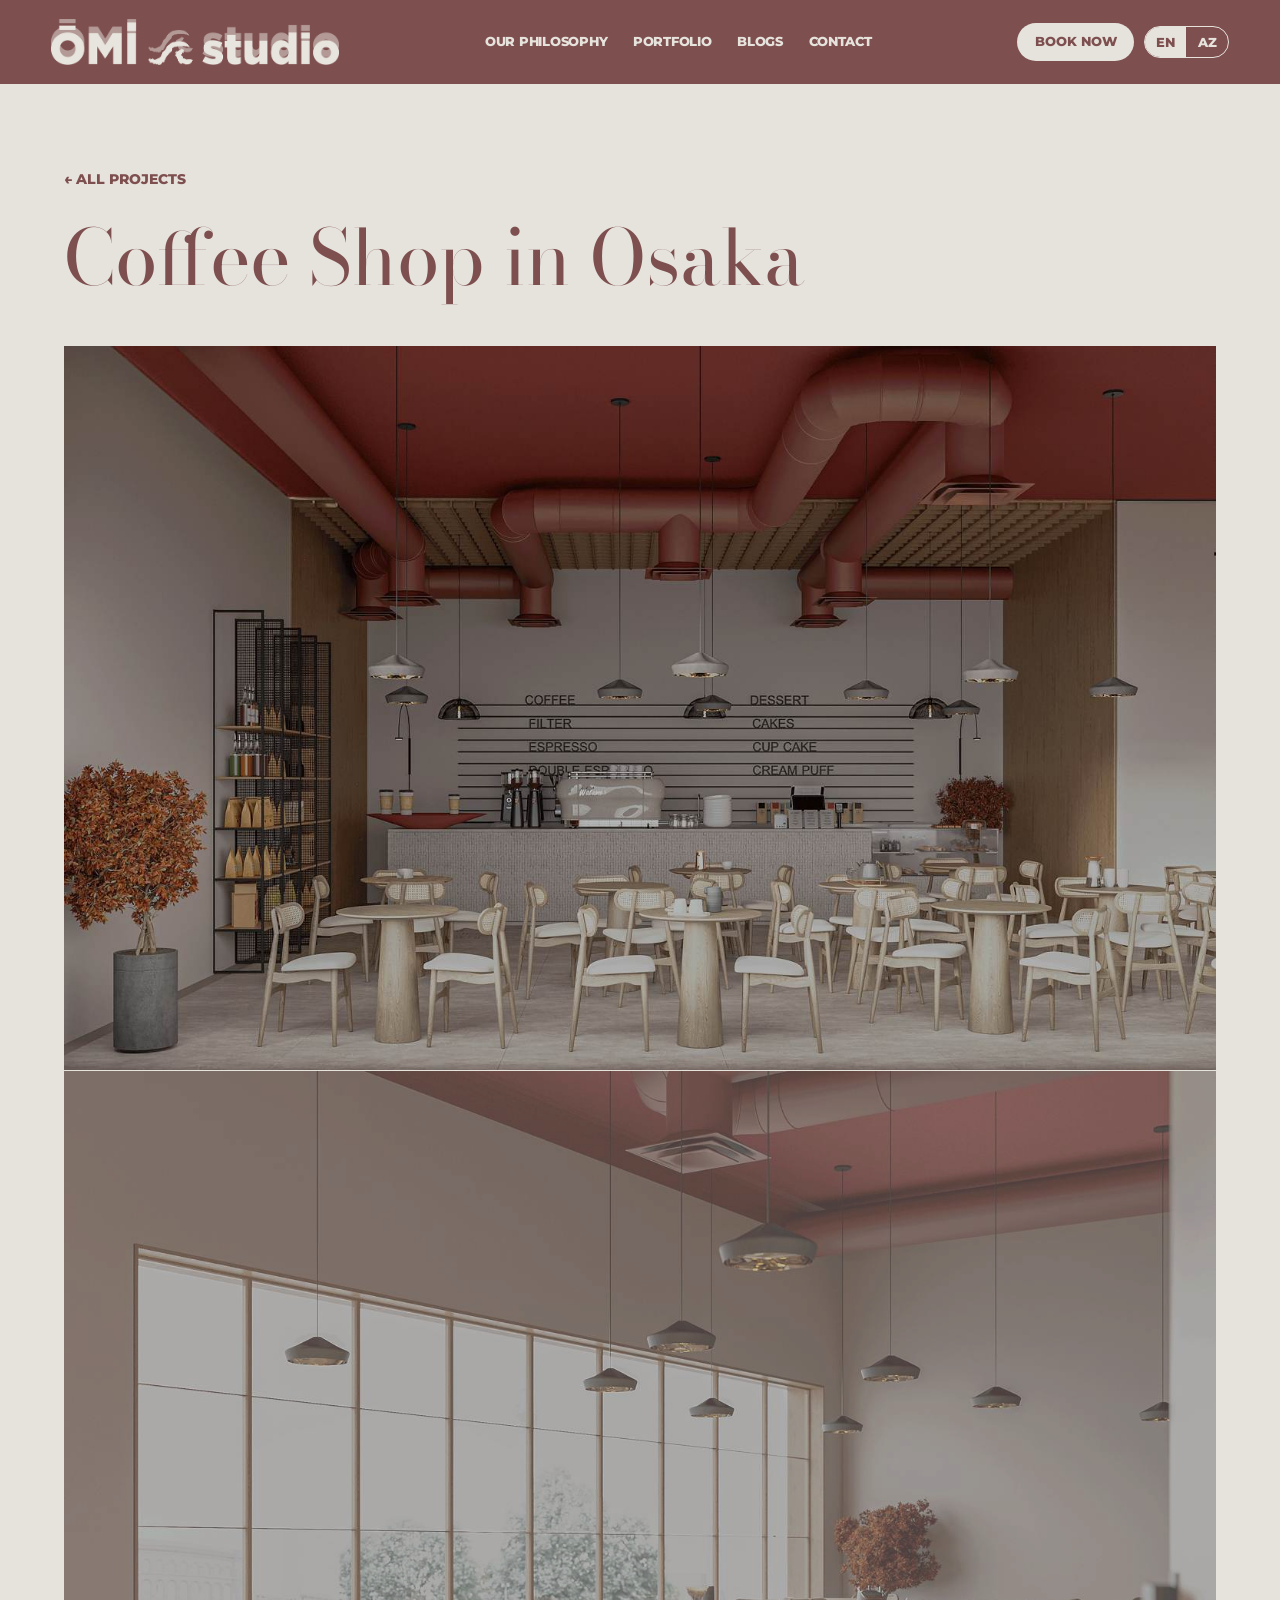
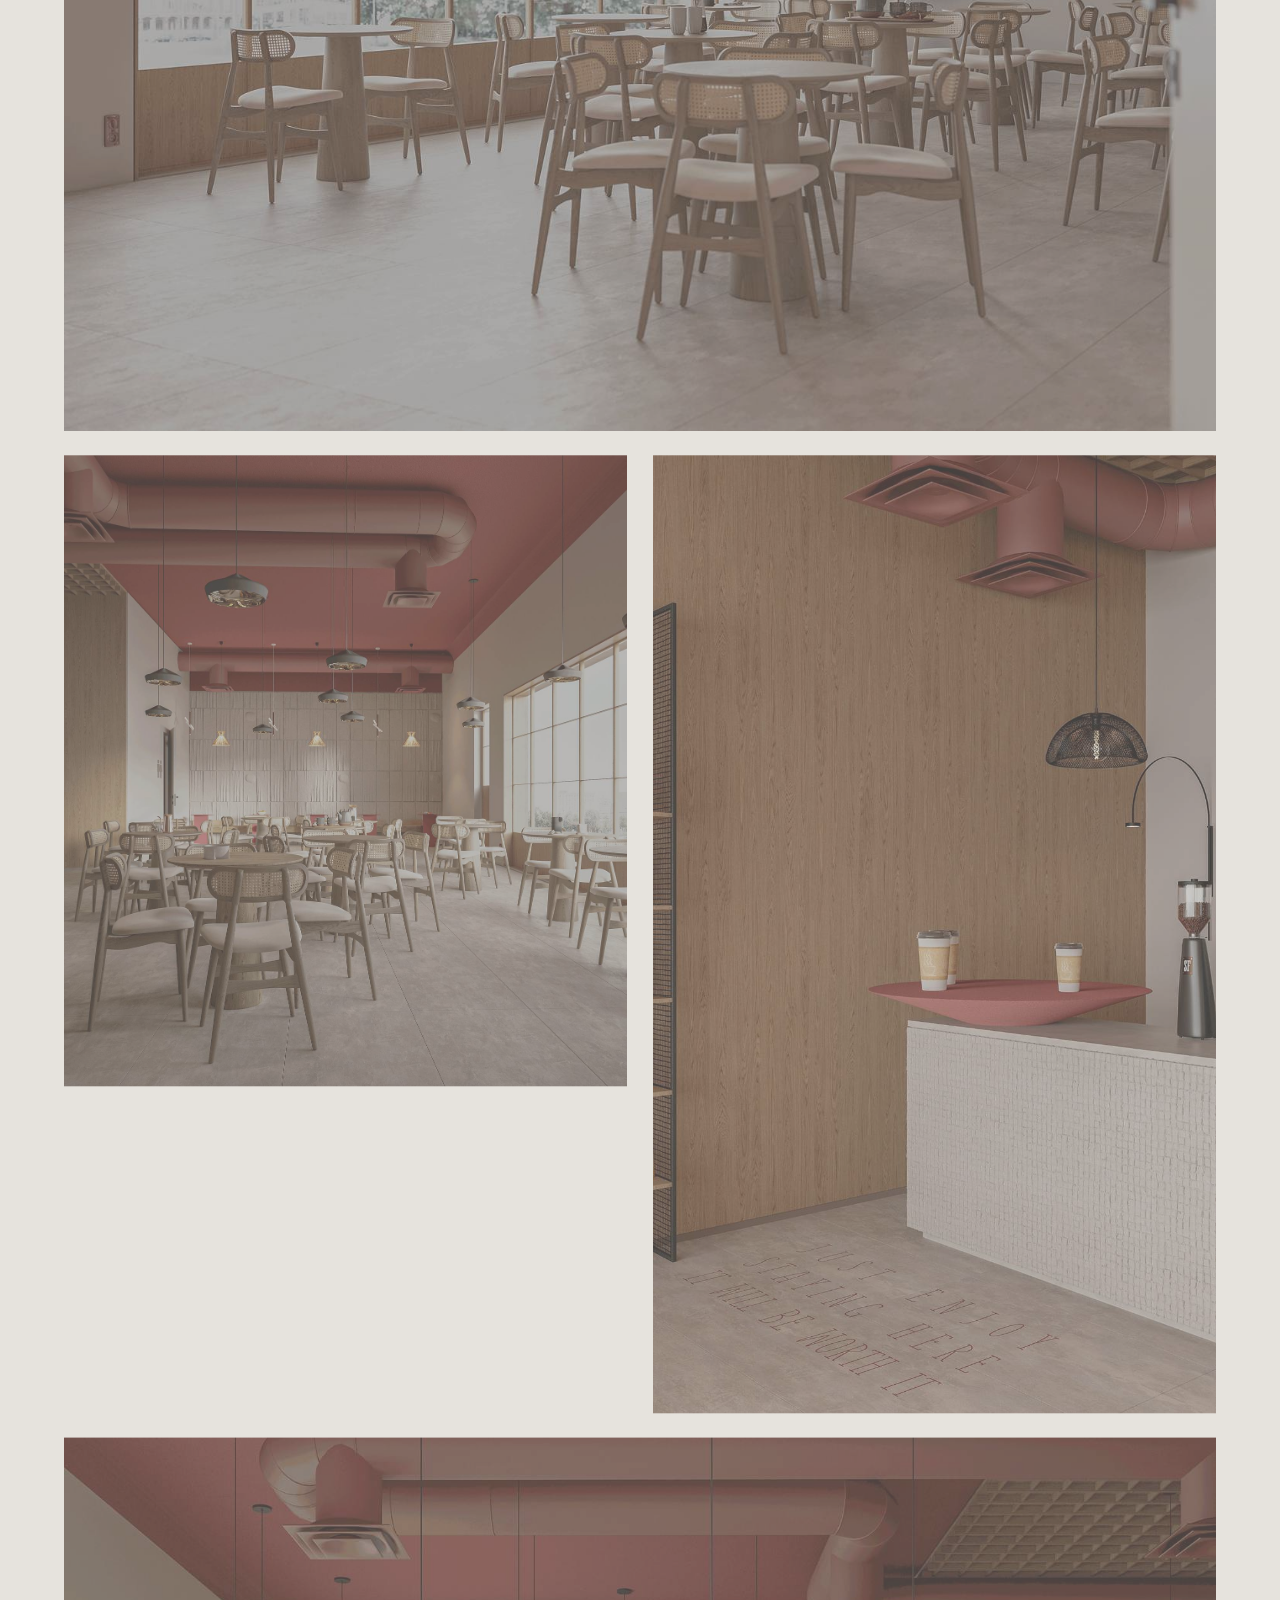
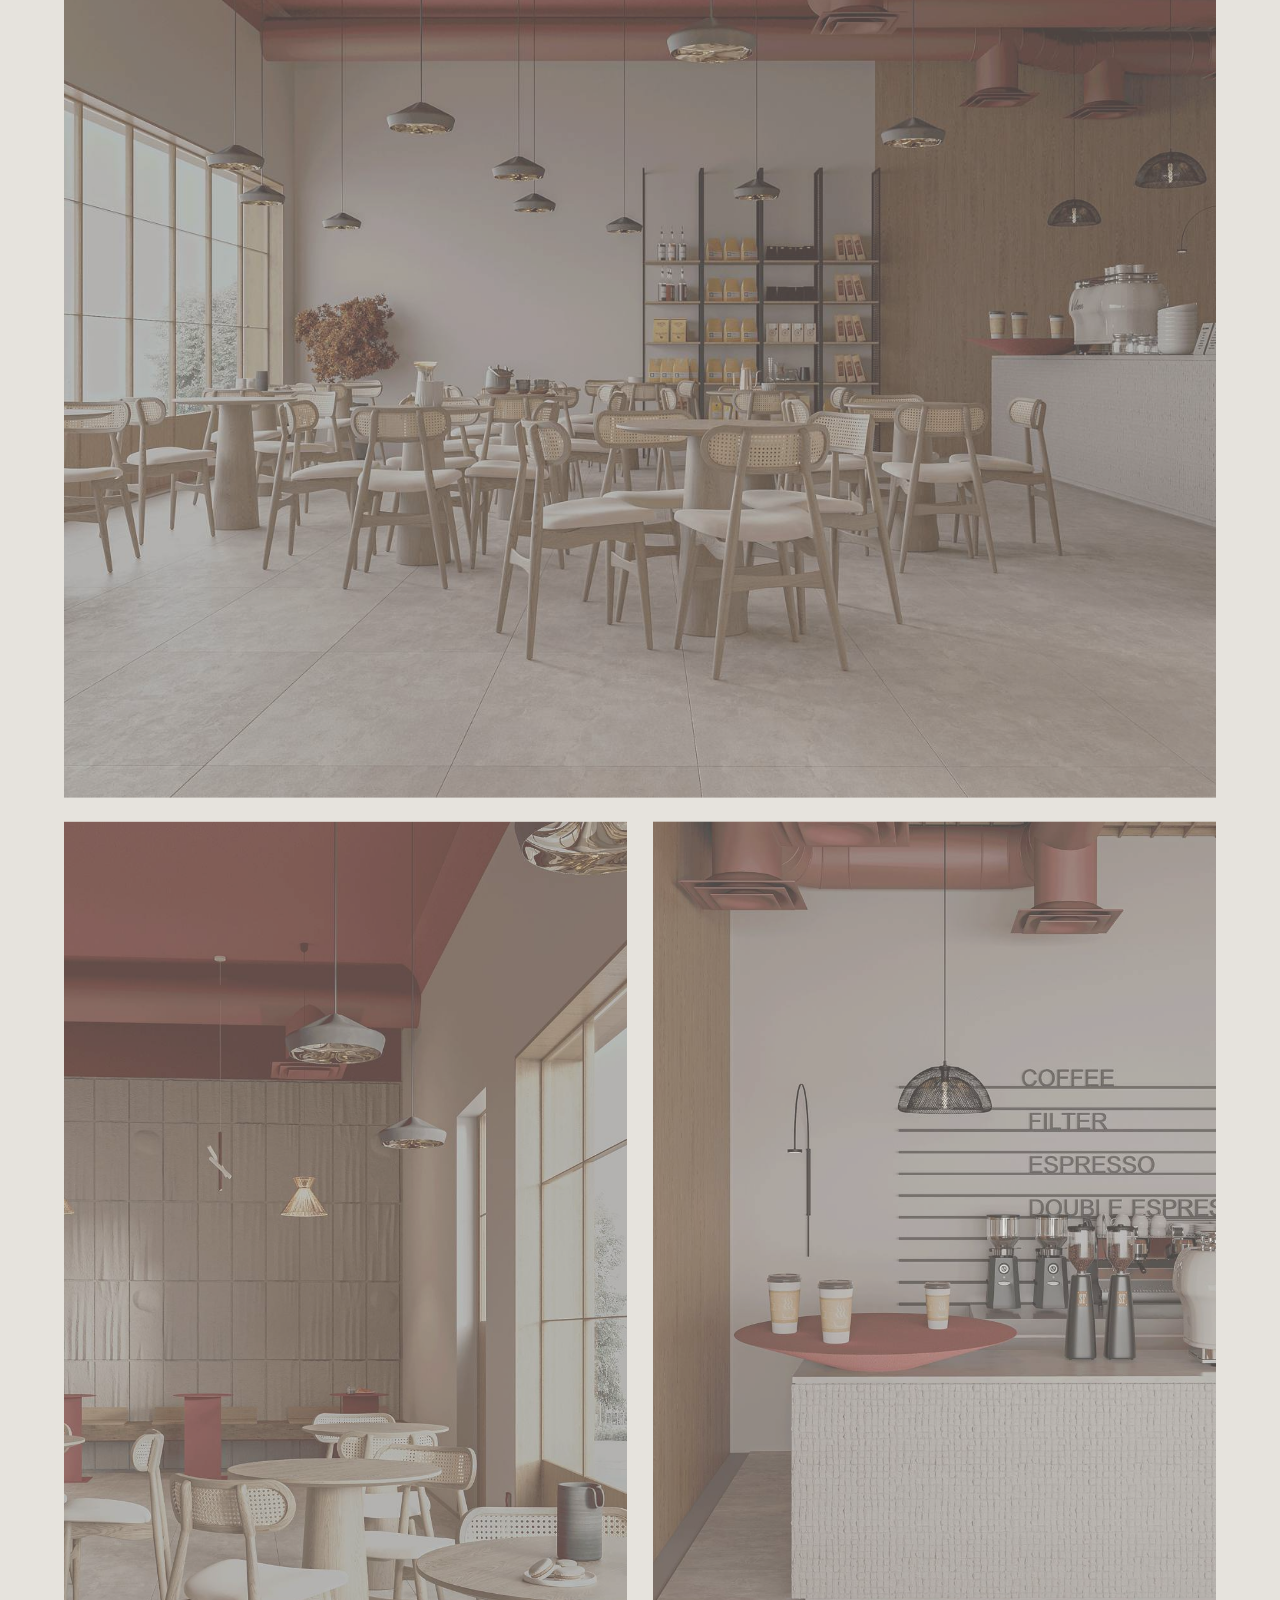
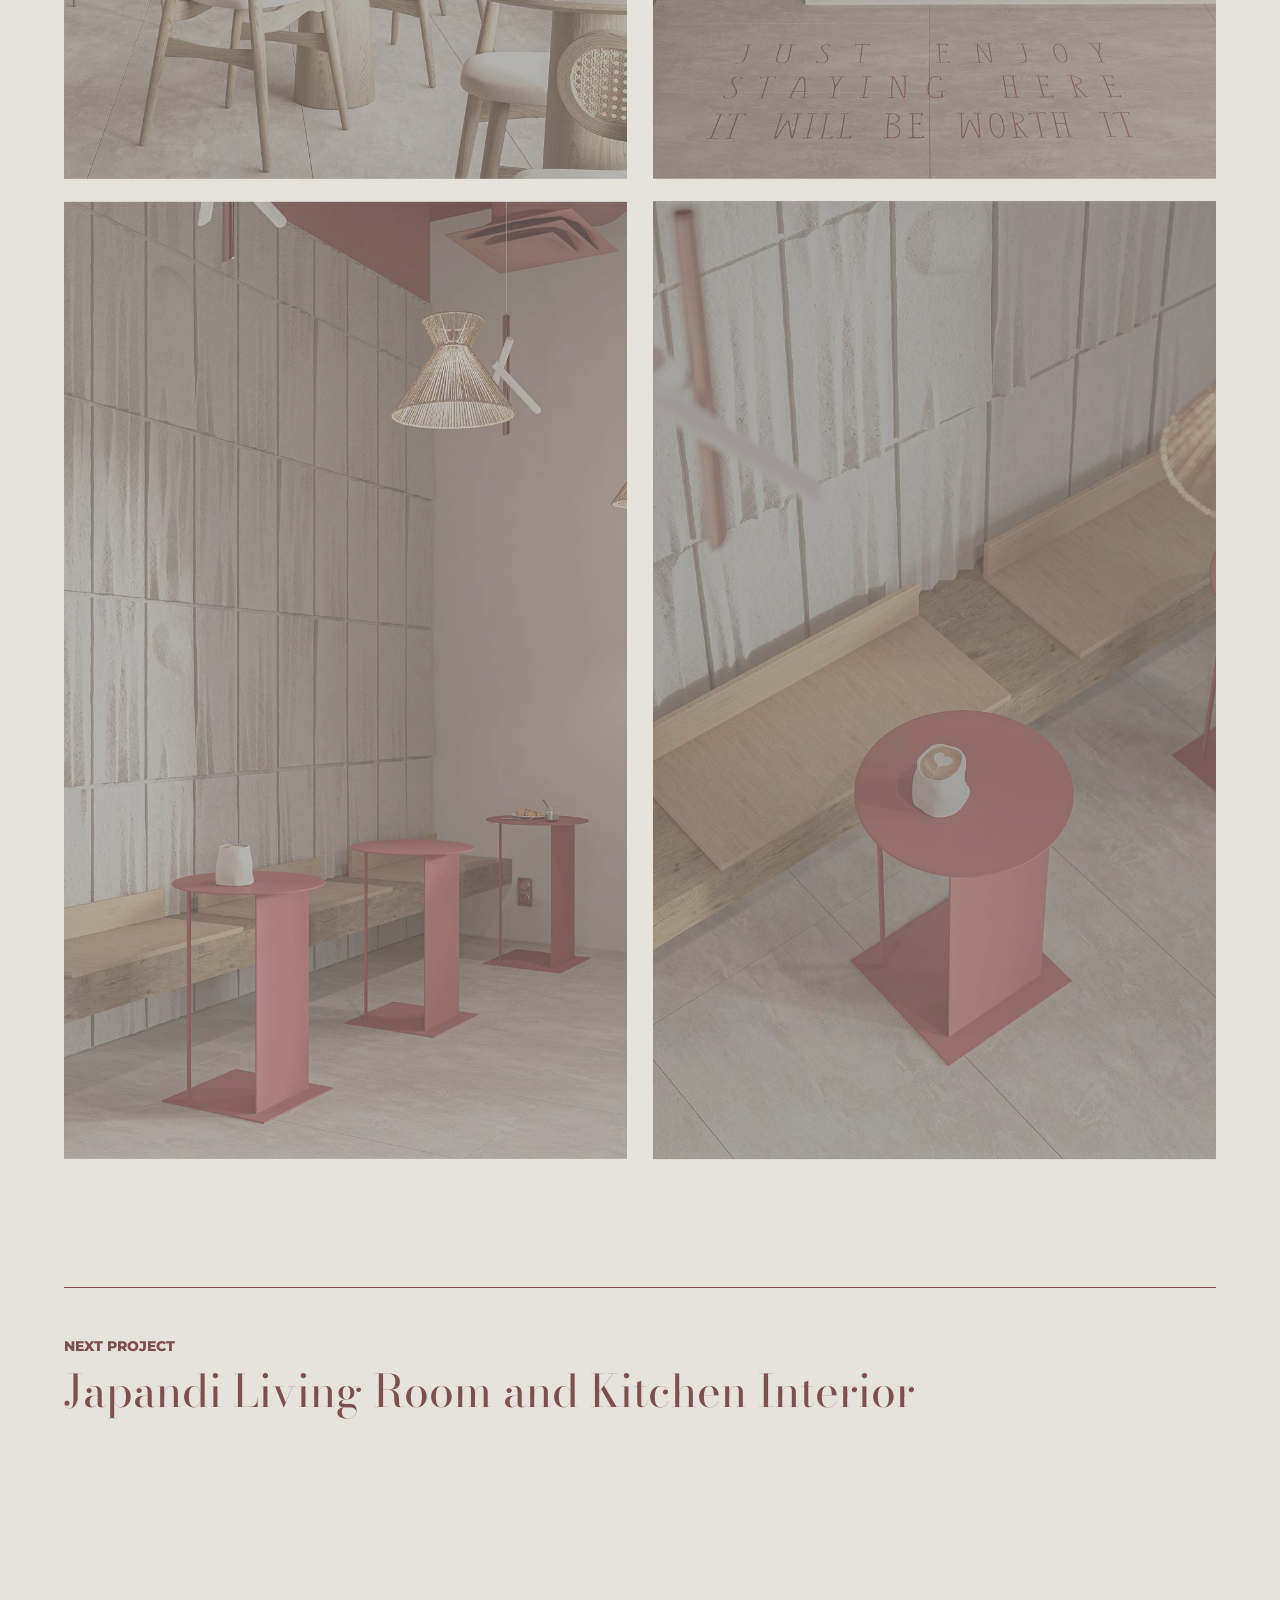
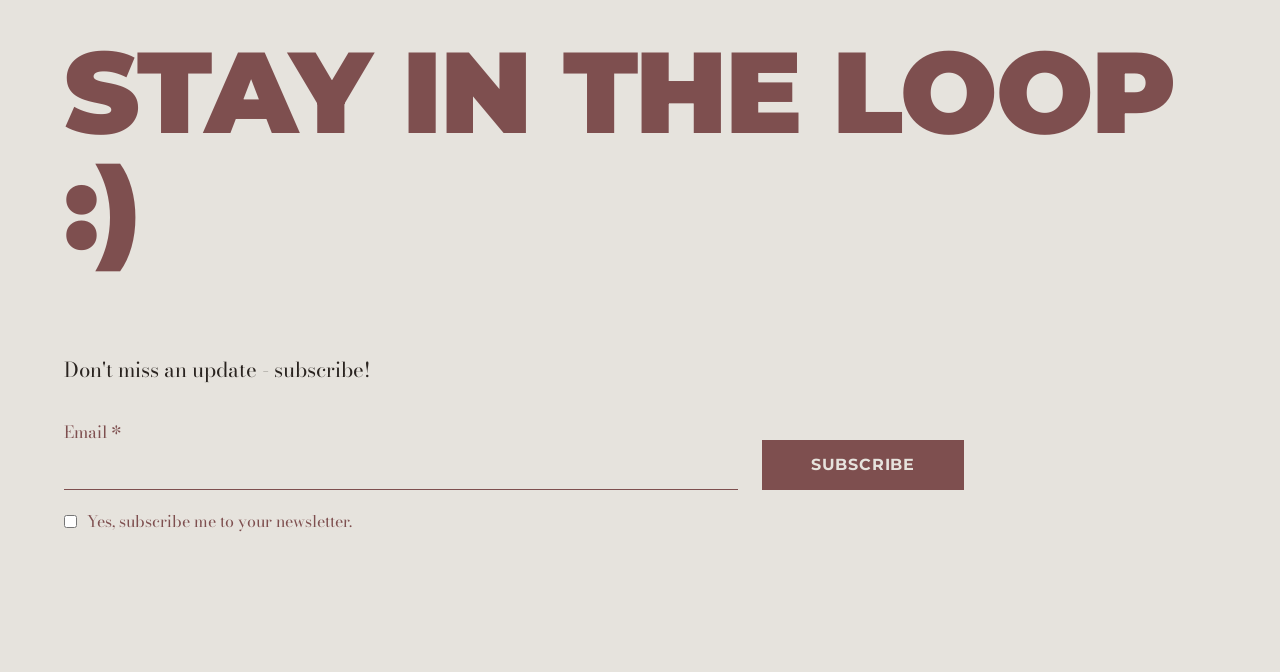
<file: portfolio/coffee-shop-osaka/index.html>
<!DOCTYPE html>
<html lang="en">
<head>
<meta charset="utf-8">
<meta name="viewport" content="width=device-width, initial-scale=1, viewport-fit=cover">
<title>Coffee Shop in Osaka | Ōmi Interior Design Studio</title>
<meta name="description" content="Coffee Shop in Osaka: interior design project by Ōmi Interior Design Studio, Baku.">
<link rel="canonical" href="https://omiinteriordesignstudio.com/portfolio/coffee-shop-osaka/">
<meta name="theme-color" content="#7E4F4F">
<meta property="og:type" content="website"><meta property="og:title" content="Coffee Shop in Osaka | Ōmi Interior Design Studio"><meta property="og:description" content="Coffee Shop in Osaka: interior design project by Ōmi Interior Design Studio, Baku."><meta property="og:url" content="https://omiinteriordesignstudio.com/portfolio/coffee-shop-osaka/"><meta property="og:image" content="https://omiinteriordesignstudio.com/assets/img/hero.jpg"><meta property="og:site_name" content="Ōmi Interior Design Studio">
<meta name="twitter:card" content="summary_large_image">
<link rel="icon" href="data:image/svg+xml,%3Csvg xmlns='http://www.w3.org/2000/svg' viewBox='0 0 100 100'%3E%3Ctext y='.9em' font-size='90'%3E🌊%3C/text%3E%3C/svg%3E">
<link rel="preconnect" href="https://fonts.googleapis.com">
<link rel="preconnect" href="https://fonts.gstatic.com" crossorigin>
<link href="https://fonts.googleapis.com/css2?family=Bodoni+Moda:opsz,wght@6..96,400;6..96,500&family=Montserrat:wght@700;800;900&display=swap" rel="stylesheet">
<link rel="stylesheet" href="/assets/style.css?v=1">

</head>
<body class="solid">
<header>
<a class="logo" href="/"><img alt="Ōmi studio" src="/assets/img/logo.png"></a>
<nav><a href="/philosophy/" data-i="n1">Our philosophy</a><a href="/portfolio/" data-i="n2">Portfolio</a><a href="/blog/" data-i="n3">Blogs</a><a href="/#contact" data-i="n4">Contact</a></nav>
<div class="right">
<a class="book" href="/#contact" data-i="book">Book now</a>
<div class="lang"><button data-l="en" class="on">EN</button><button data-l="az">AZ</button></div>
</div>
</header>
<section class="view proj"><a class="back" href="/portfolio/" data-i="back">← All projects</a><h1 data-i="pr1">Coffee Shop in Osaka</h1><div class="cover g4" role="img" aria-label="Coffee Shop in Osaka" data-glide="down"></div><div class="gal"><div class="shot g1 s6" role="img" aria-label="Coffee Shop in Osaka photo 1" data-glide="down" data-d="0.0"></div><div class="shot g2 s3" role="img" aria-label="Coffee Shop in Osaka photo 2" data-glide="down" data-d="0.15"></div><div class="shot g3 s3" role="img" aria-label="Coffee Shop in Osaka photo 3" data-glide="down" data-d="0.0"></div><div class="shot g5 s6" role="img" aria-label="Coffee Shop in Osaka photo 4" data-glide="down" data-d="0.15"></div><div class="shot g6 s3" role="img" aria-label="Coffee Shop in Osaka photo 5" data-glide="down" data-d="0.0"></div><div class="shot g7 s3" role="img" aria-label="Coffee Shop in Osaka photo 6" data-glide="down" data-d="0.15"></div><div class="shot g8 s3" role="img" aria-label="Coffee Shop in Osaka photo 7" data-glide="down" data-d="0.0"></div><div class="shot g9 s3" role="img" aria-label="Coffee Shop in Osaka photo 8" data-glide="down" data-d="0.15"></div></div><a class="next" href="/portfolio/japandi-living-room-kitchen/"><small data-i="next">Next project</small><span data-i="pr2">Japandi Living Room and Kitchen Interior</span></a></section>
<section class="block beige" id="news">
<h2 class="big" data-i="m0">Stay in the loop :)</h2>
<p data-i="m1">Don't miss an update - subscribe!</p>
<form action="https://formsubmit.co/nilufarahmadbayli@gmail.com" method="POST" style="background:none;padding:2rem 0 0">
<input type="hidden" name="_subject" value="Omi website: new subscriber"><input type="hidden" name="_captcha" value="false"><input type="hidden" name="_template" value="table"><input type="hidden" name="_next" value="https://omiinteriordesignstudio.com/thanks/"><input type="hidden" name="form_type" value="newsletter"><input type="text" name="_honey" style="display:none" tabindex="-1" autocomplete="off">
<div class="news"><label><span data-i="f3">Email *</span><input type="email" name="email" required></label><button class="btn fill" data-i="m2">Subscribe</button></div>
<label class="check"><input type="checkbox" name="consent" value="yes"> <span data-i="m3">Yes, subscribe me to your newsletter.</span></label>
</form>
</section>
<script src="/assets/site.js?v=1" defer></script>
</body>
</html>
</file>
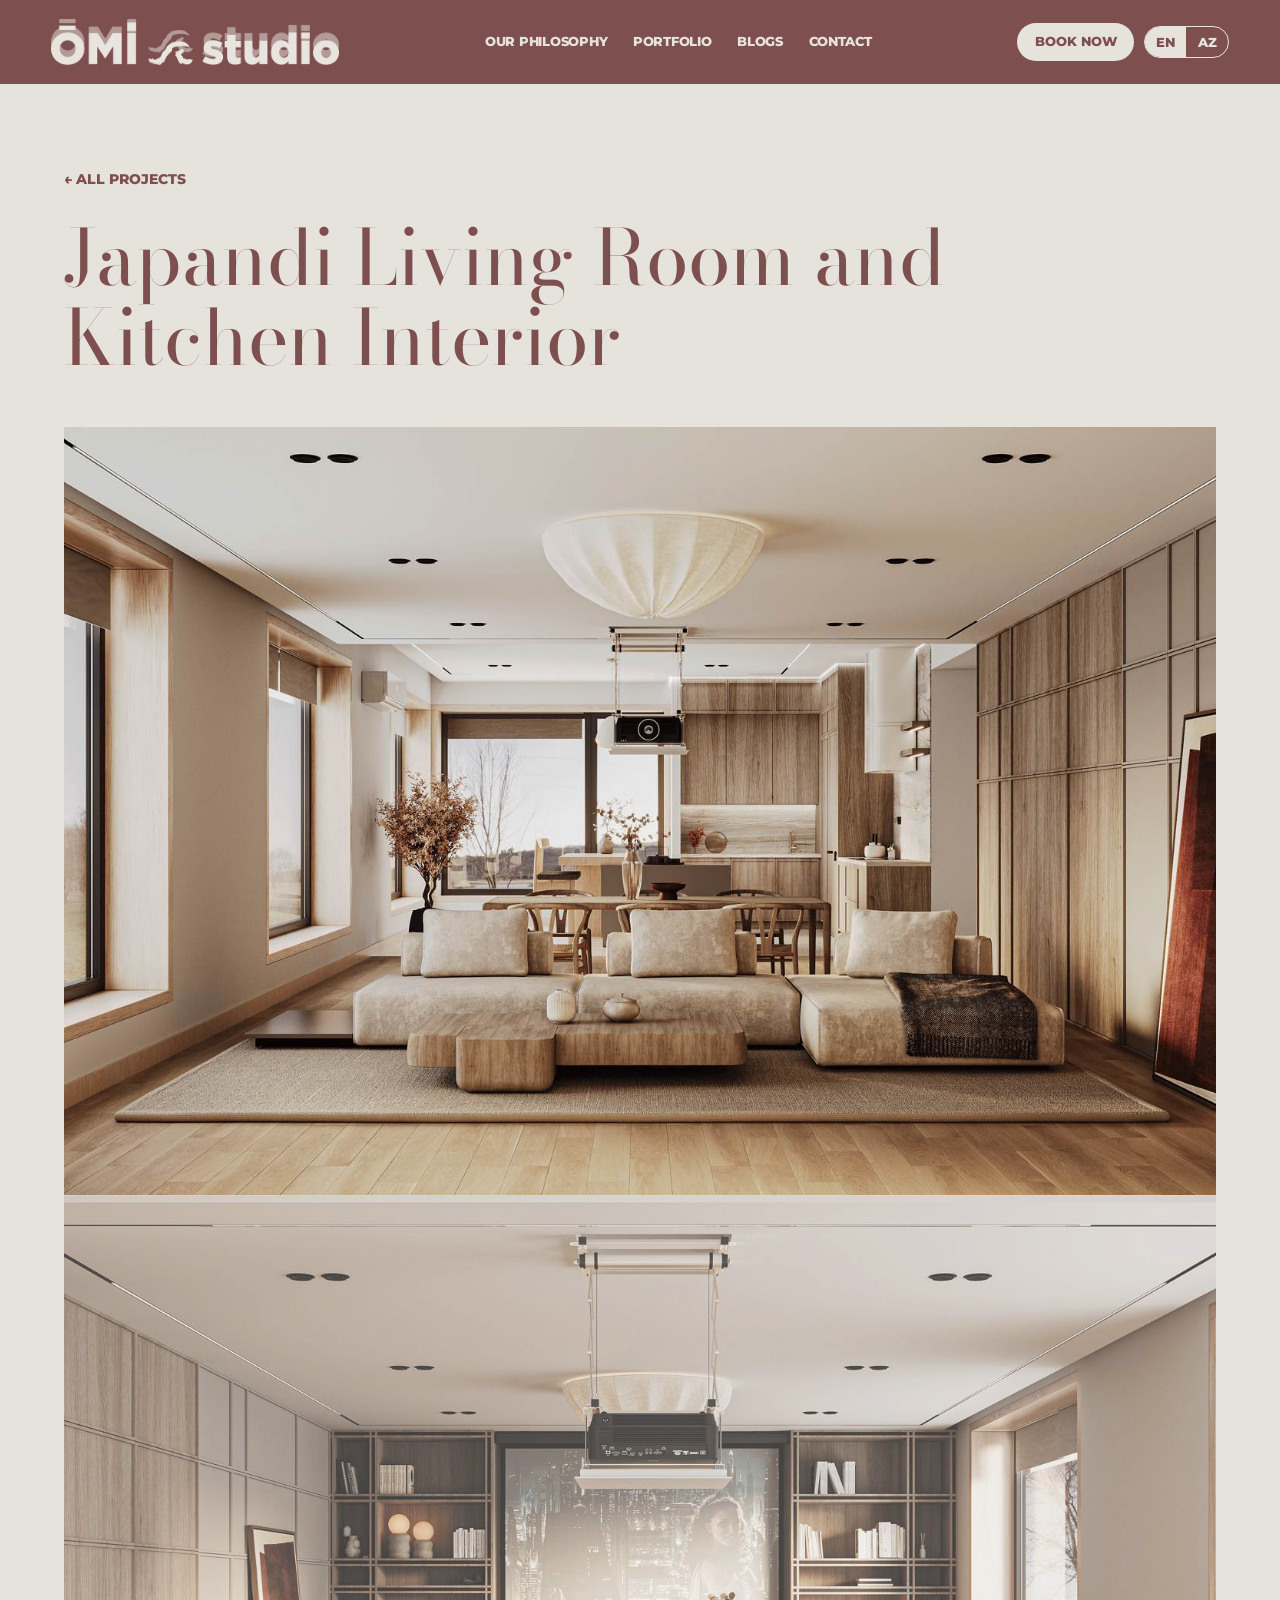
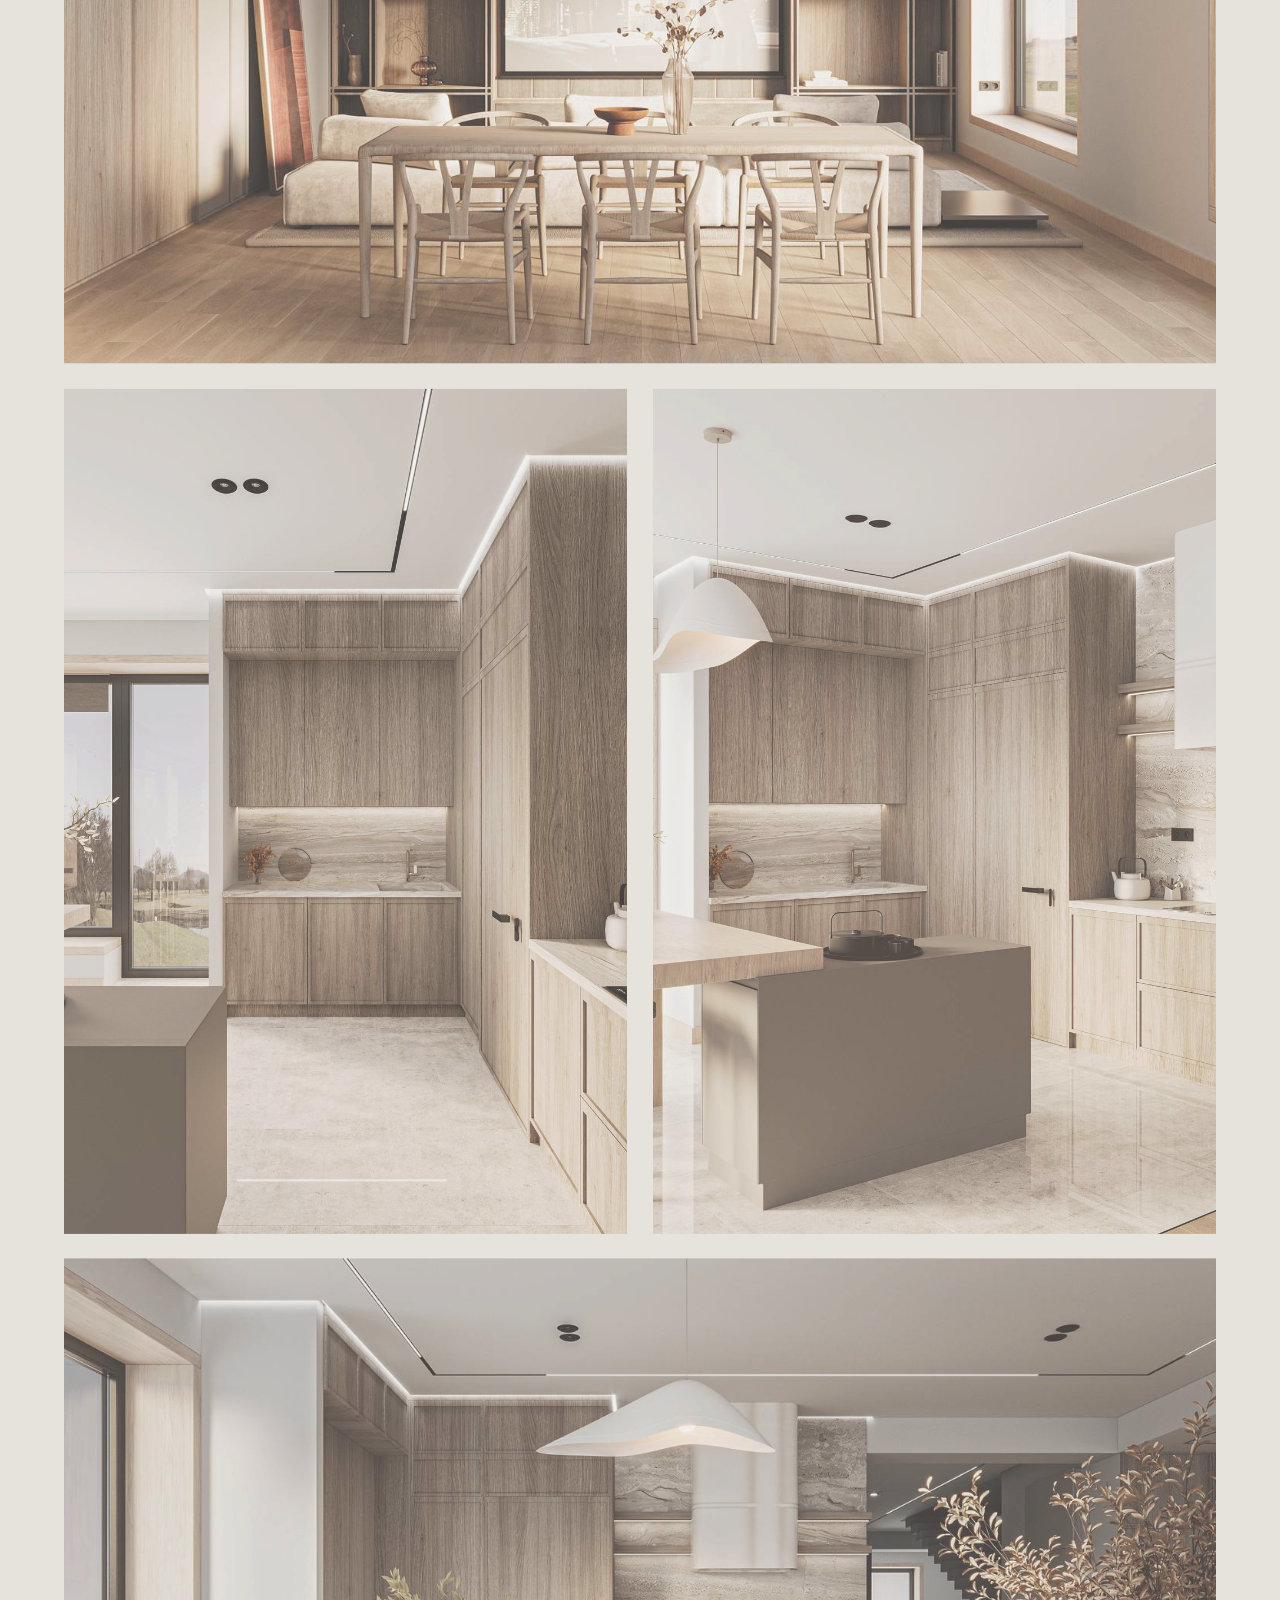
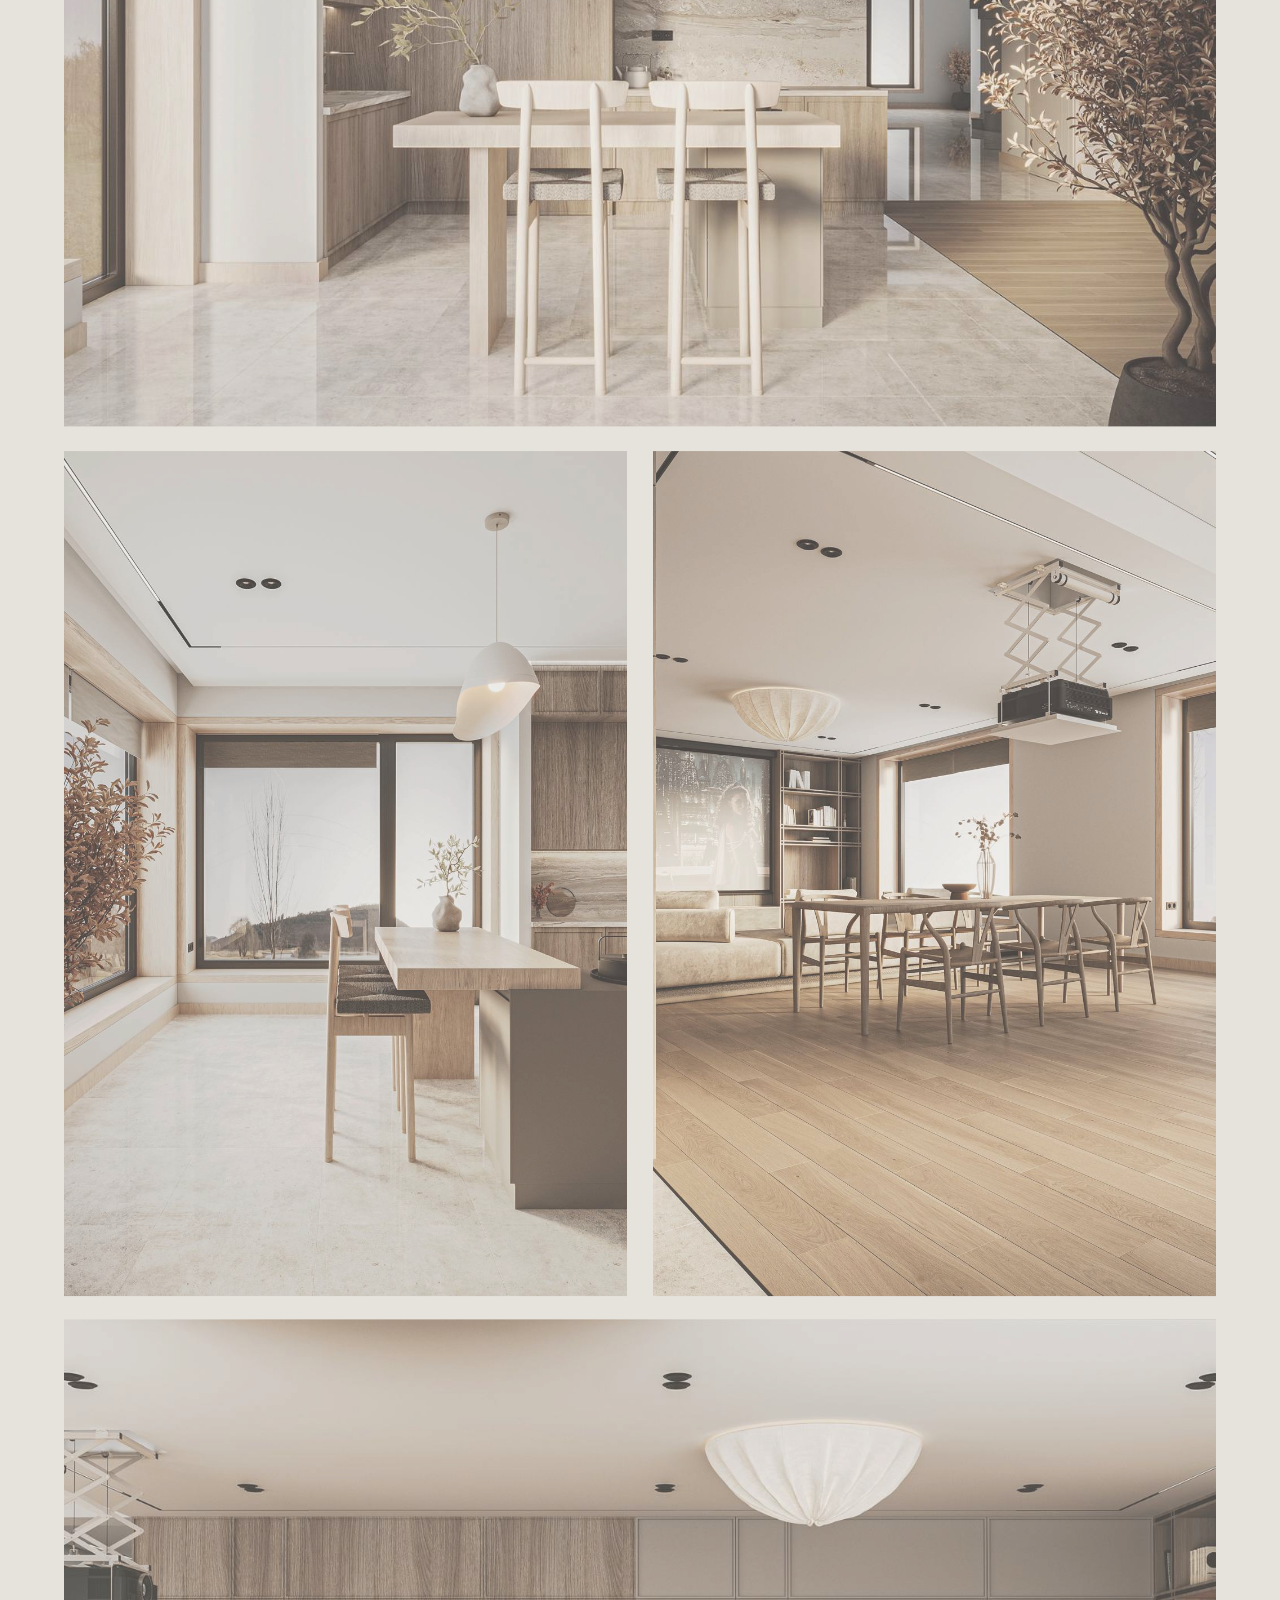
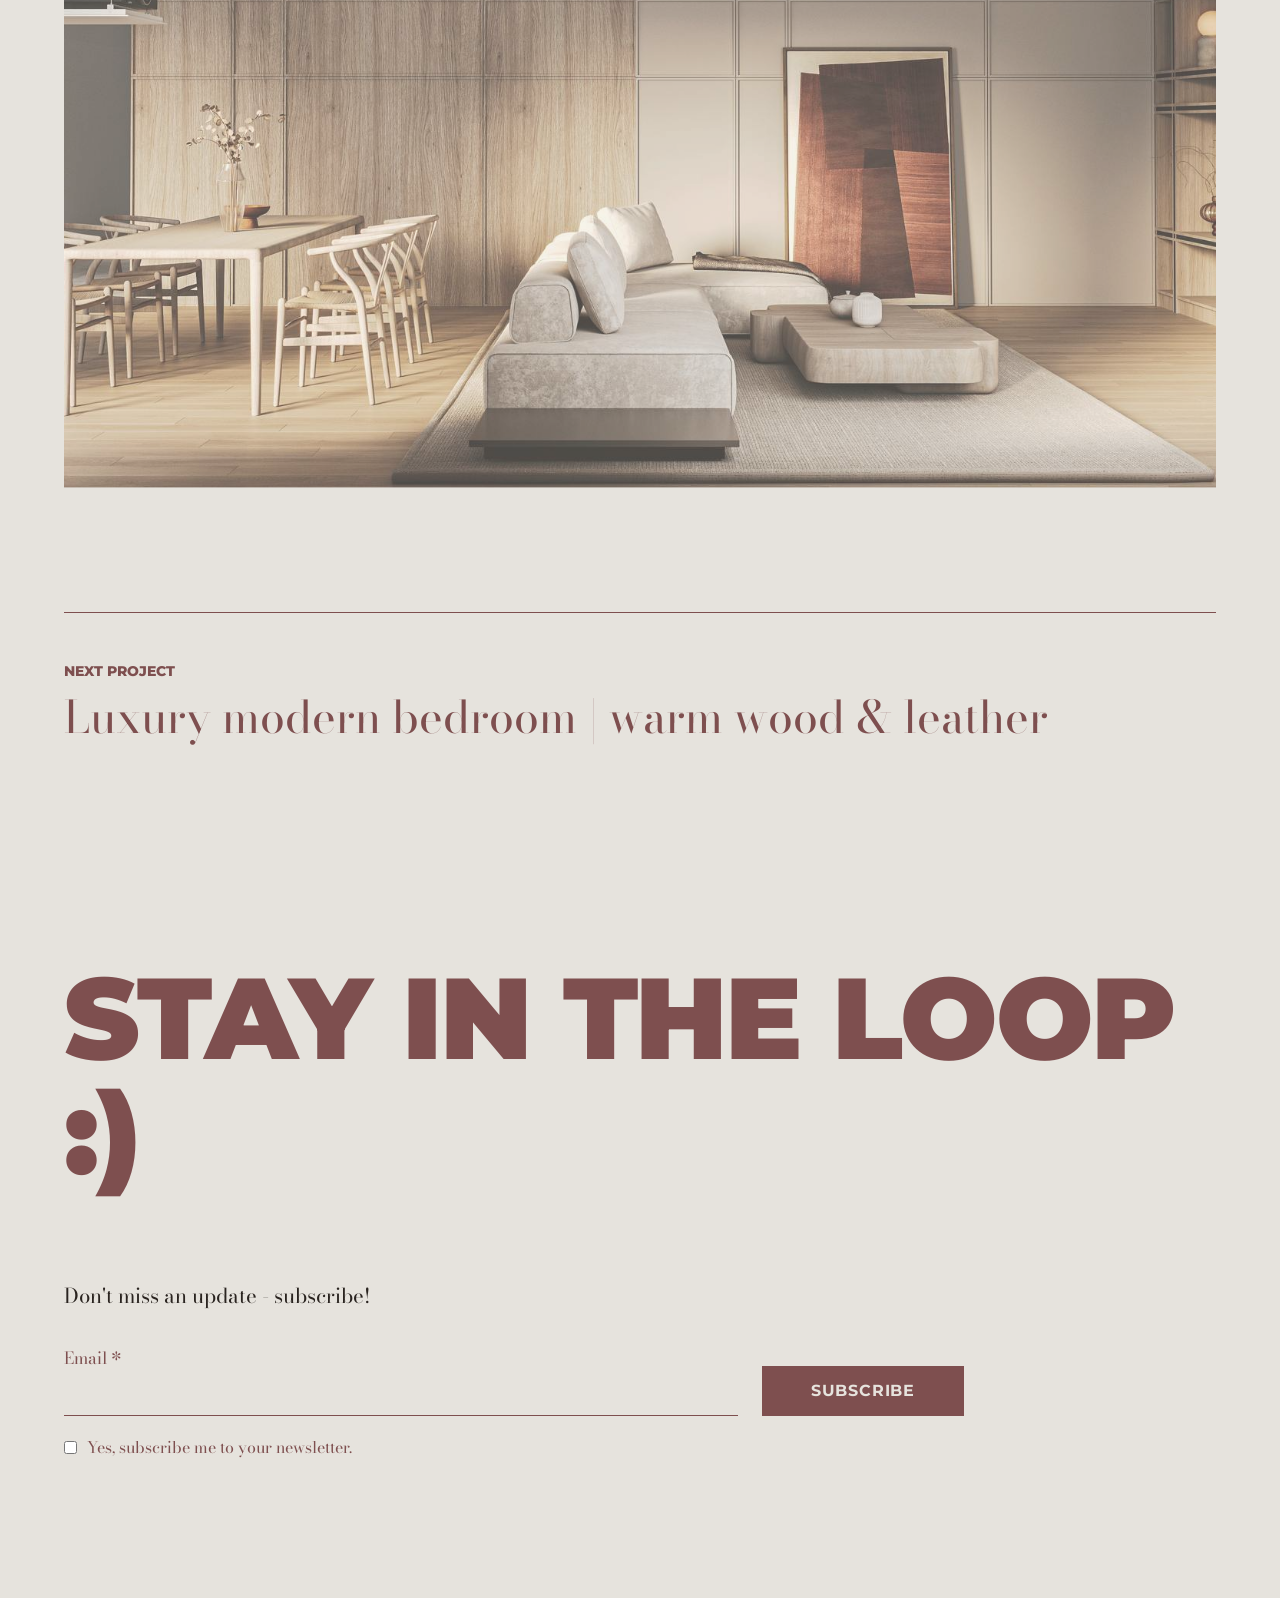
<file: portfolio/japandi-living-room-kitchen/index.html>
<!DOCTYPE html>
<html lang="en">
<head>
<meta charset="utf-8">
<meta name="viewport" content="width=device-width, initial-scale=1, viewport-fit=cover">
<title>Japandi Living Room and Kitchen Interior | Ōmi Interior Design Studio</title>
<meta name="description" content="Japandi Living Room and Kitchen Interior: interior design project by Ōmi Interior Design Studio, Baku.">
<link rel="canonical" href="https://omiinteriordesignstudio.com/portfolio/japandi-living-room-kitchen/">
<meta name="theme-color" content="#7E4F4F">
<meta property="og:type" content="website"><meta property="og:title" content="Japandi Living Room and Kitchen Interior | Ōmi Interior Design Studio"><meta property="og:description" content="Japandi Living Room and Kitchen Interior: interior design project by Ōmi Interior Design Studio, Baku."><meta property="og:url" content="https://omiinteriordesignstudio.com/portfolio/japandi-living-room-kitchen/"><meta property="og:image" content="https://omiinteriordesignstudio.com/assets/img/hero.jpg"><meta property="og:site_name" content="Ōmi Interior Design Studio">
<meta name="twitter:card" content="summary_large_image">
<link rel="icon" href="data:image/svg+xml,%3Csvg xmlns='http://www.w3.org/2000/svg' viewBox='0 0 100 100'%3E%3Ctext y='.9em' font-size='90'%3E🌊%3C/text%3E%3C/svg%3E">
<link rel="preconnect" href="https://fonts.googleapis.com">
<link rel="preconnect" href="https://fonts.gstatic.com" crossorigin>
<link href="https://fonts.googleapis.com/css2?family=Bodoni+Moda:opsz,wght@6..96,400;6..96,500&family=Montserrat:wght@700;800;900&display=swap" rel="stylesheet">
<link rel="stylesheet" href="/assets/style.css?v=1">

</head>
<body class="solid">
<header>
<a class="logo" href="/"><img alt="Ōmi studio" src="/assets/img/logo.png"></a>
<nav><a href="/philosophy/" data-i="n1">Our philosophy</a><a href="/portfolio/" data-i="n2">Portfolio</a><a href="/blog/" data-i="n3">Blogs</a><a href="/#contact" data-i="n4">Contact</a></nav>
<div class="right">
<a class="book" href="/#contact" data-i="book">Book now</a>
<div class="lang"><button data-l="en" class="on">EN</button><button data-l="az">AZ</button></div>
</div>
</header>
<section class="view proj"><a class="back" href="/portfolio/" data-i="back">← All projects</a><h1 data-i="pr2">Japandi Living Room and Kitchen Interior</h1><div class="cover h2" role="img" aria-label="Japandi Living Room and Kitchen Interior" data-glide="down"></div><div class="gal"><div class="shot h1 s6" role="img" aria-label="Japandi Living Room and Kitchen Interior photo 1" data-glide="down" data-d="0.0"></div><div class="shot h5 s3" role="img" aria-label="Japandi Living Room and Kitchen Interior photo 2" data-glide="down" data-d="0.15"></div><div class="shot h6 s3" role="img" aria-label="Japandi Living Room and Kitchen Interior photo 3" data-glide="down" data-d="0.0"></div><div class="shot h3 s6" role="img" aria-label="Japandi Living Room and Kitchen Interior photo 4" data-glide="down" data-d="0.15"></div><div class="shot h7 s3" role="img" aria-label="Japandi Living Room and Kitchen Interior photo 5" data-glide="down" data-d="0.0"></div><div class="shot h8 s3" role="img" aria-label="Japandi Living Room and Kitchen Interior photo 6" data-glide="down" data-d="0.15"></div><div class="shot h4 s6" role="img" aria-label="Japandi Living Room and Kitchen Interior photo 7" data-glide="down" data-d="0.0"></div></div><a class="next" href="/portfolio/luxury-modern-bedroom/"><small data-i="next">Next project</small><span data-i="pr3">Luxury modern bedroom | warm wood &amp; leather</span></a></section>
<section class="block beige" id="news">
<h2 class="big" data-i="m0">Stay in the loop :)</h2>
<p data-i="m1">Don't miss an update - subscribe!</p>
<form action="https://formsubmit.co/nilufarahmadbayli@gmail.com" method="POST" style="background:none;padding:2rem 0 0">
<input type="hidden" name="_subject" value="Omi website: new subscriber"><input type="hidden" name="_captcha" value="false"><input type="hidden" name="_template" value="table"><input type="hidden" name="_next" value="https://omiinteriordesignstudio.com/thanks/"><input type="hidden" name="form_type" value="newsletter"><input type="text" name="_honey" style="display:none" tabindex="-1" autocomplete="off">
<div class="news"><label><span data-i="f3">Email *</span><input type="email" name="email" required></label><button class="btn fill" data-i="m2">Subscribe</button></div>
<label class="check"><input type="checkbox" name="consent" value="yes"> <span data-i="m3">Yes, subscribe me to your newsletter.</span></label>
</form>
</section>
<script src="/assets/site.js?v=1" defer></script>
</body>
</html>
</file>
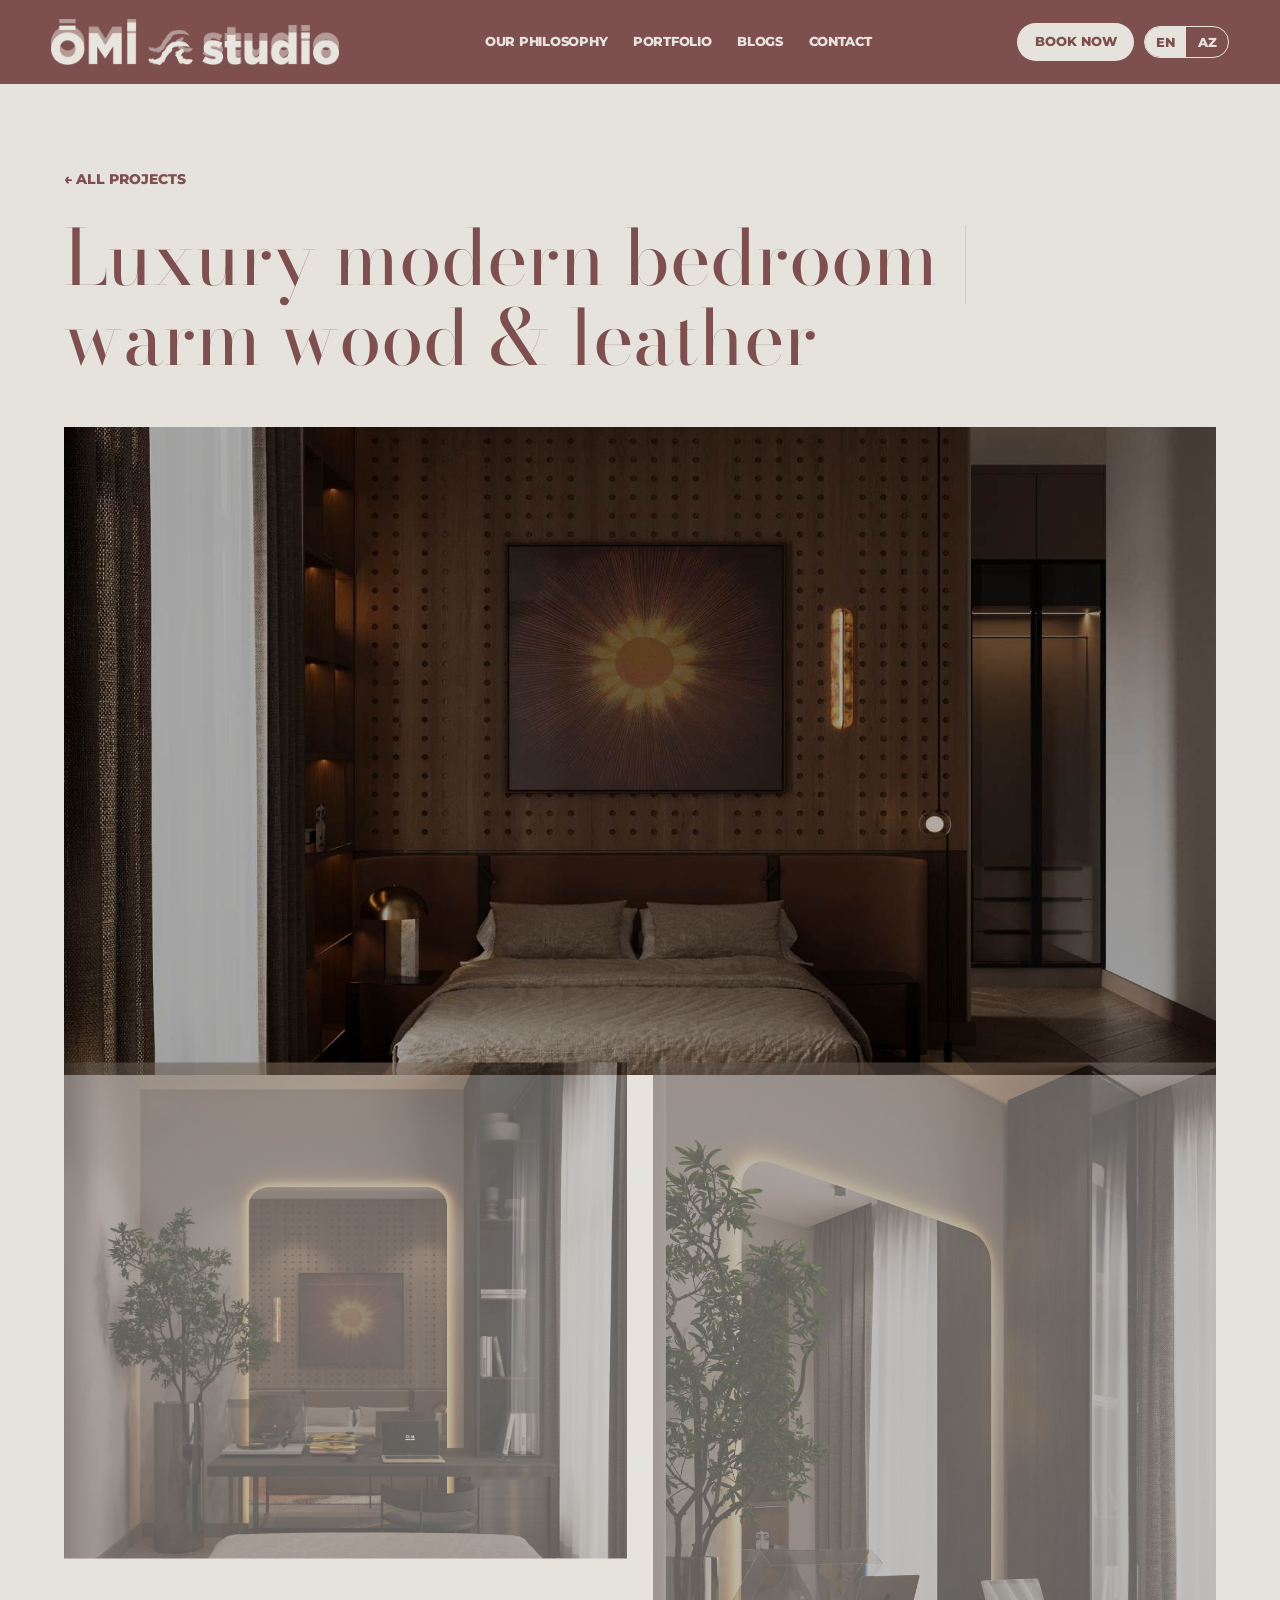
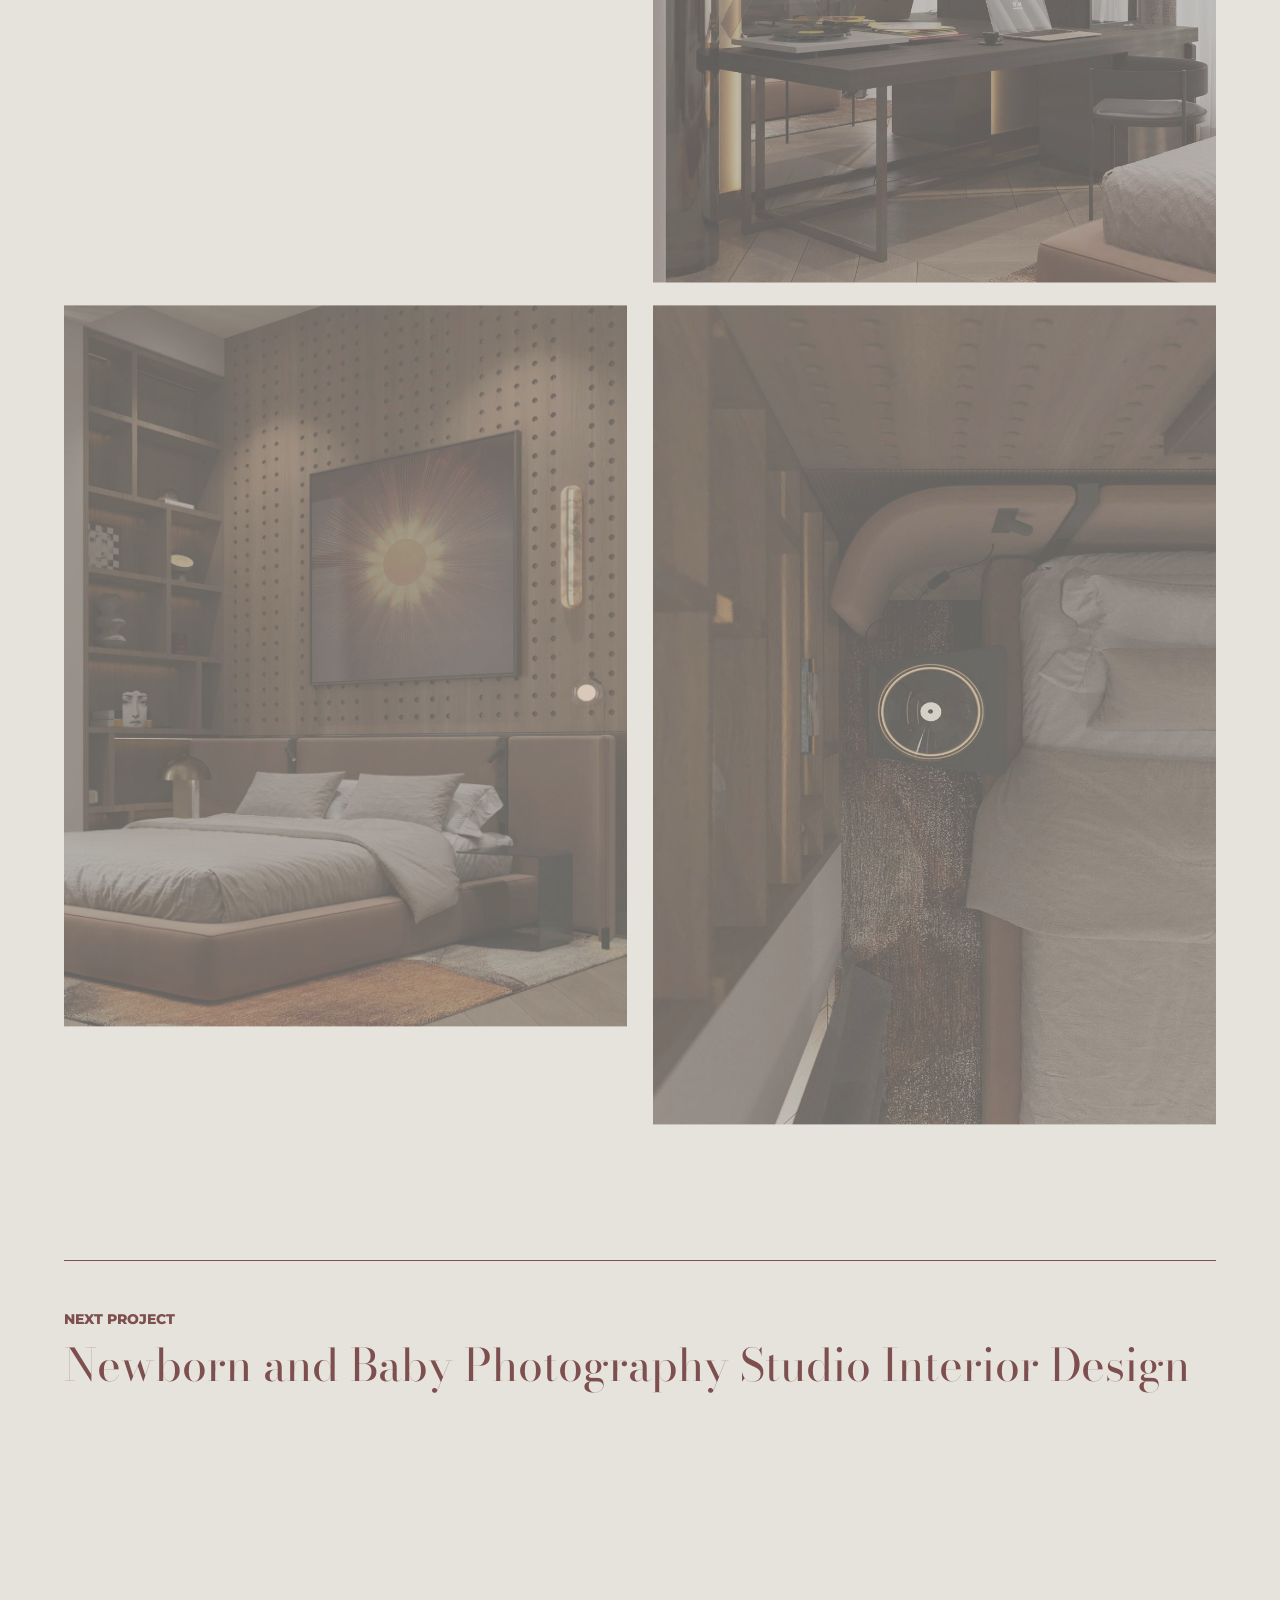
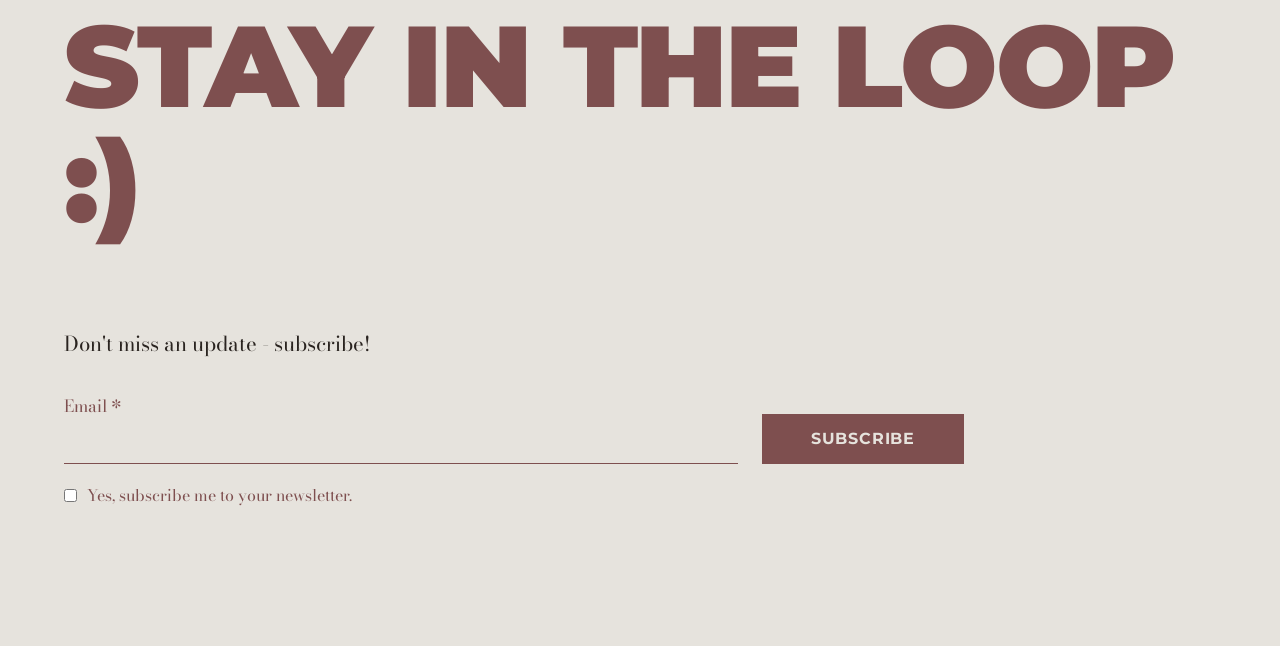
<file: portfolio/luxury-modern-bedroom/index.html>
<!DOCTYPE html>
<html lang="en">
<head>
<meta charset="utf-8">
<meta name="viewport" content="width=device-width, initial-scale=1, viewport-fit=cover">
<title>Luxury modern bedroom | warm wood & leather | Ōmi Interior Design Studio</title>
<meta name="description" content="Luxury modern bedroom | warm wood & leather: interior design project by Ōmi Interior Design Studio, Baku.">
<link rel="canonical" href="https://omiinteriordesignstudio.com/portfolio/luxury-modern-bedroom/">
<meta name="theme-color" content="#7E4F4F">
<meta property="og:type" content="website"><meta property="og:title" content="Luxury modern bedroom | warm wood & leather | Ōmi Interior Design Studio"><meta property="og:description" content="Luxury modern bedroom | warm wood & leather: interior design project by Ōmi Interior Design Studio, Baku."><meta property="og:url" content="https://omiinteriordesignstudio.com/portfolio/luxury-modern-bedroom/"><meta property="og:image" content="https://omiinteriordesignstudio.com/assets/img/hero.jpg"><meta property="og:site_name" content="Ōmi Interior Design Studio">
<meta name="twitter:card" content="summary_large_image">
<link rel="icon" href="data:image/svg+xml,%3Csvg xmlns='http://www.w3.org/2000/svg' viewBox='0 0 100 100'%3E%3Ctext y='.9em' font-size='90'%3E🌊%3C/text%3E%3C/svg%3E">
<link rel="preconnect" href="https://fonts.googleapis.com">
<link rel="preconnect" href="https://fonts.gstatic.com" crossorigin>
<link href="https://fonts.googleapis.com/css2?family=Bodoni+Moda:opsz,wght@6..96,400;6..96,500&family=Montserrat:wght@700;800;900&display=swap" rel="stylesheet">
<link rel="stylesheet" href="/assets/style.css?v=1">

</head>
<body class="solid">
<header>
<a class="logo" href="/"><img alt="Ōmi studio" src="/assets/img/logo.png"></a>
<nav><a href="/philosophy/" data-i="n1">Our philosophy</a><a href="/portfolio/" data-i="n2">Portfolio</a><a href="/blog/" data-i="n3">Blogs</a><a href="/#contact" data-i="n4">Contact</a></nav>
<div class="right">
<a class="book" href="/#contact" data-i="book">Book now</a>
<div class="lang"><button data-l="en" class="on">EN</button><button data-l="az">AZ</button></div>
</div>
</header>
<section class="view proj"><a class="back" href="/portfolio/" data-i="back">← All projects</a><h1 data-i="pr3">Luxury modern bedroom | warm wood &amp; leather</h1><div class="cover k1 c169" role="img" aria-label="Luxury modern bedroom | warm wood &amp; leather" data-glide="down"></div><div class="gal"><div class="shot k2 s3" role="img" aria-label="Luxury modern bedroom | warm wood & leather photo 1" data-glide="down" data-d="0.0"></div><div class="shot k3 s3" role="img" aria-label="Luxury modern bedroom | warm wood & leather photo 2" data-glide="down" data-d="0.15"></div><div class="shot k4 s3" role="img" aria-label="Luxury modern bedroom | warm wood & leather photo 3" data-glide="down" data-d="0.0"></div><div class="shot k5 s3" role="img" aria-label="Luxury modern bedroom | warm wood & leather photo 4" data-glide="down" data-d="0.15"></div></div><a class="next" href="/portfolio/newborn-photography-studio/"><small data-i="next">Next project</small><span data-i="pr4">Newborn and Baby Photography Studio Interior Design</span></a></section>
<section class="block beige" id="news">
<h2 class="big" data-i="m0">Stay in the loop :)</h2>
<p data-i="m1">Don't miss an update - subscribe!</p>
<form action="https://formsubmit.co/nilufarahmadbayli@gmail.com" method="POST" style="background:none;padding:2rem 0 0">
<input type="hidden" name="_subject" value="Omi website: new subscriber"><input type="hidden" name="_captcha" value="false"><input type="hidden" name="_template" value="table"><input type="hidden" name="_next" value="https://omiinteriordesignstudio.com/thanks/"><input type="hidden" name="form_type" value="newsletter"><input type="text" name="_honey" style="display:none" tabindex="-1" autocomplete="off">
<div class="news"><label><span data-i="f3">Email *</span><input type="email" name="email" required></label><button class="btn fill" data-i="m2">Subscribe</button></div>
<label class="check"><input type="checkbox" name="consent" value="yes"> <span data-i="m3">Yes, subscribe me to your newsletter.</span></label>
</form>
</section>
<script src="/assets/site.js?v=1" defer></script>
</body>
</html>
</file>
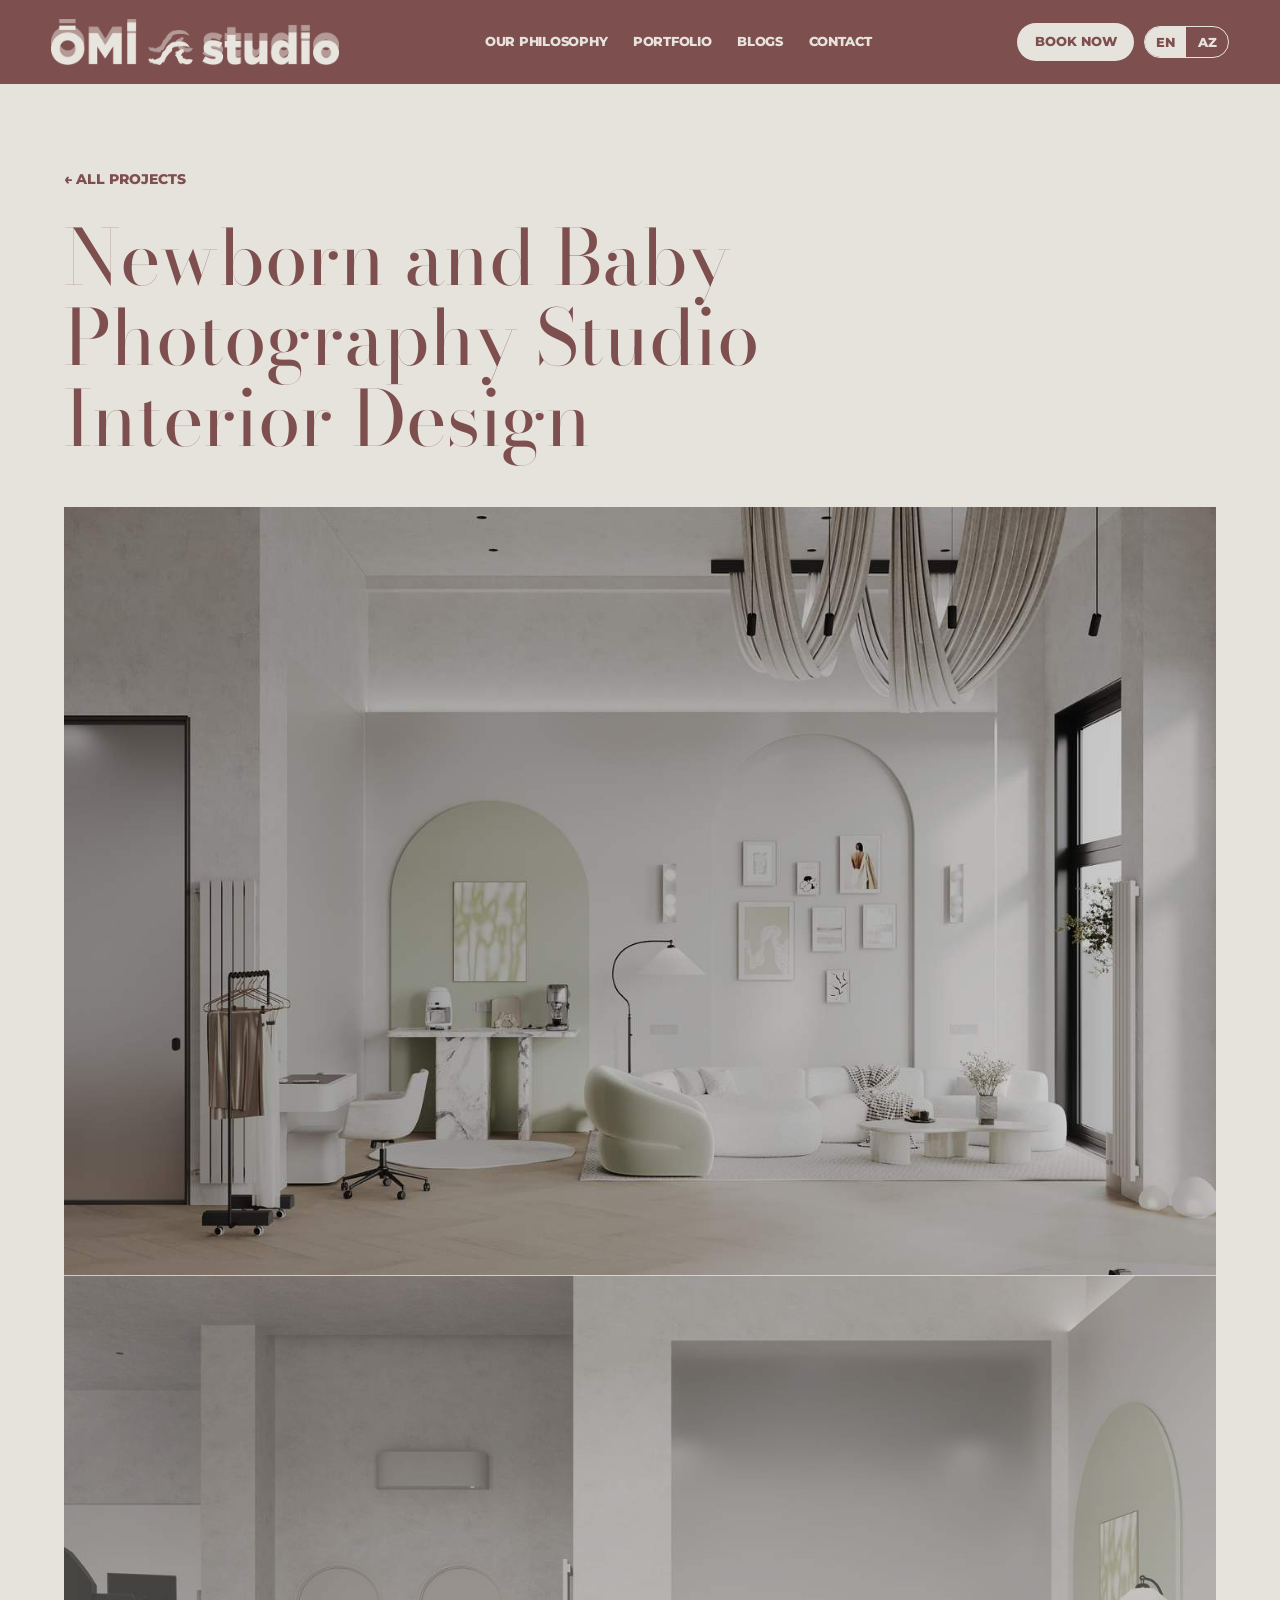
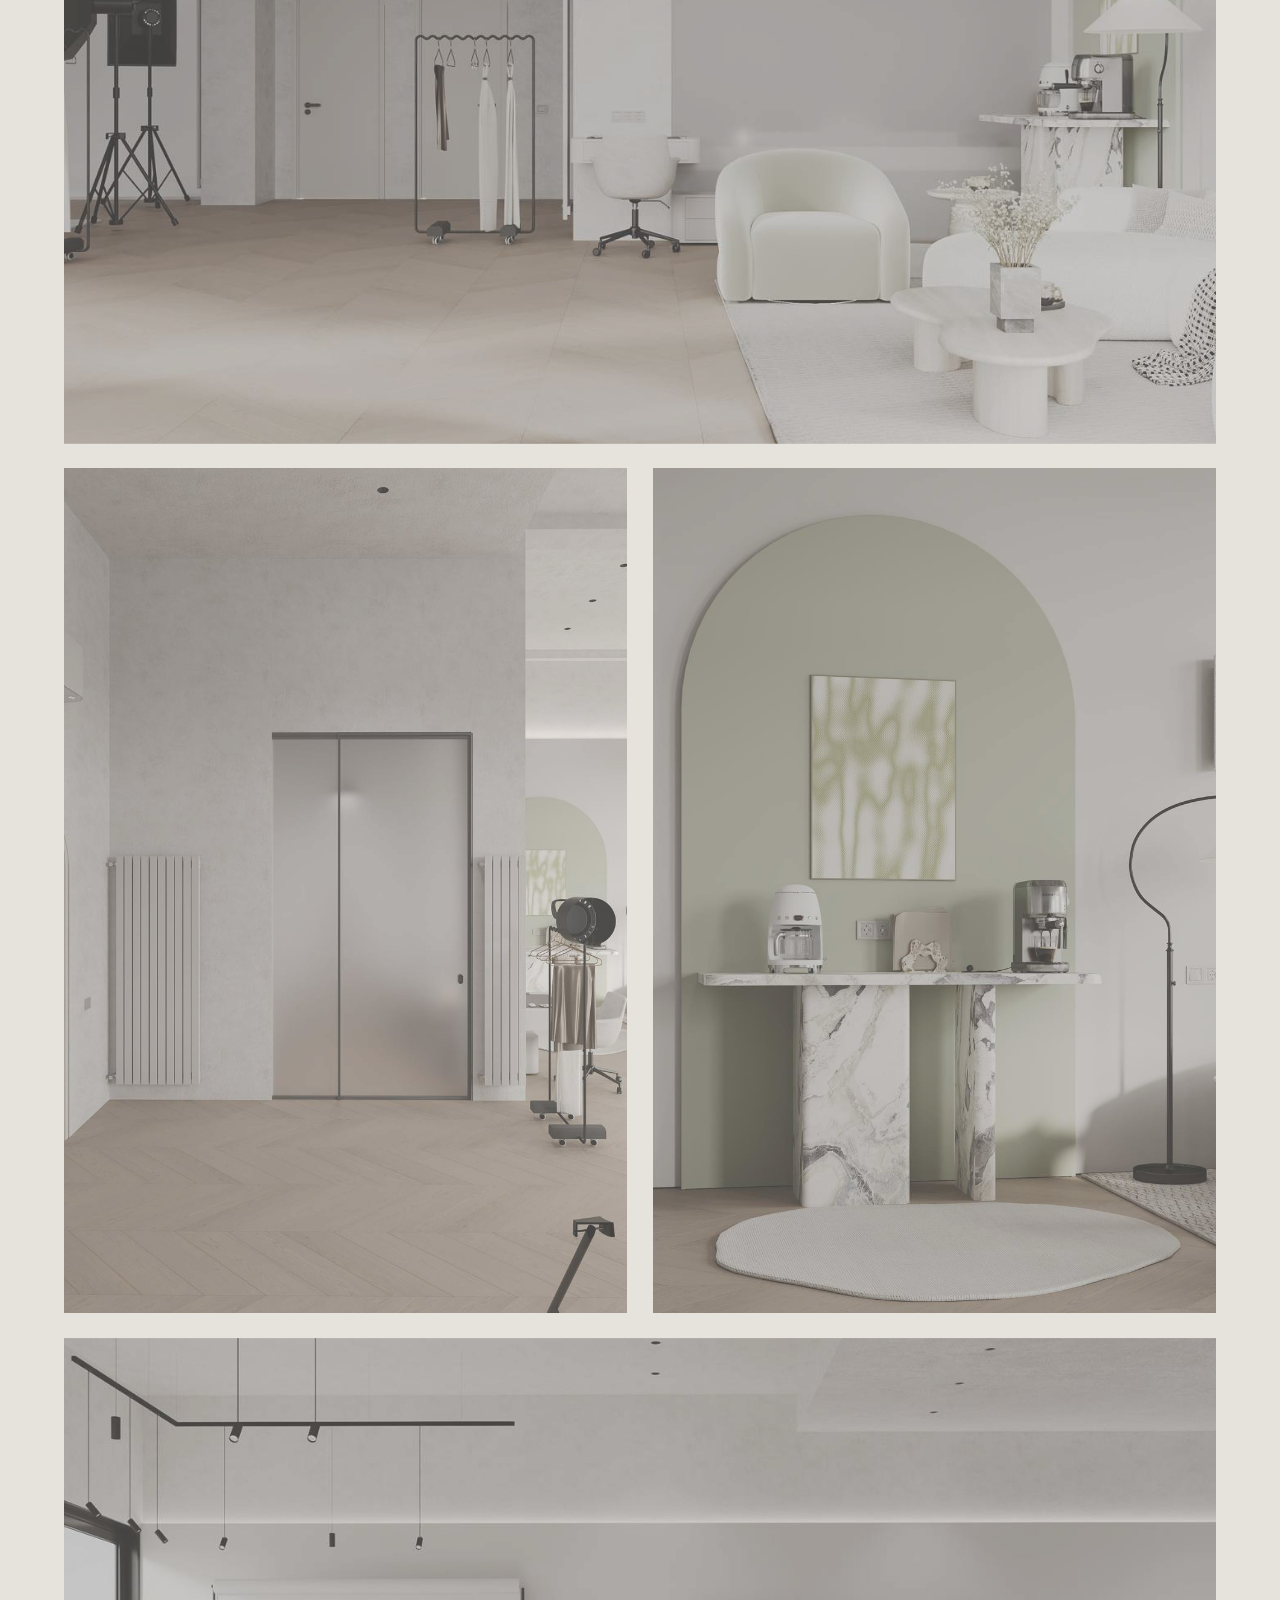
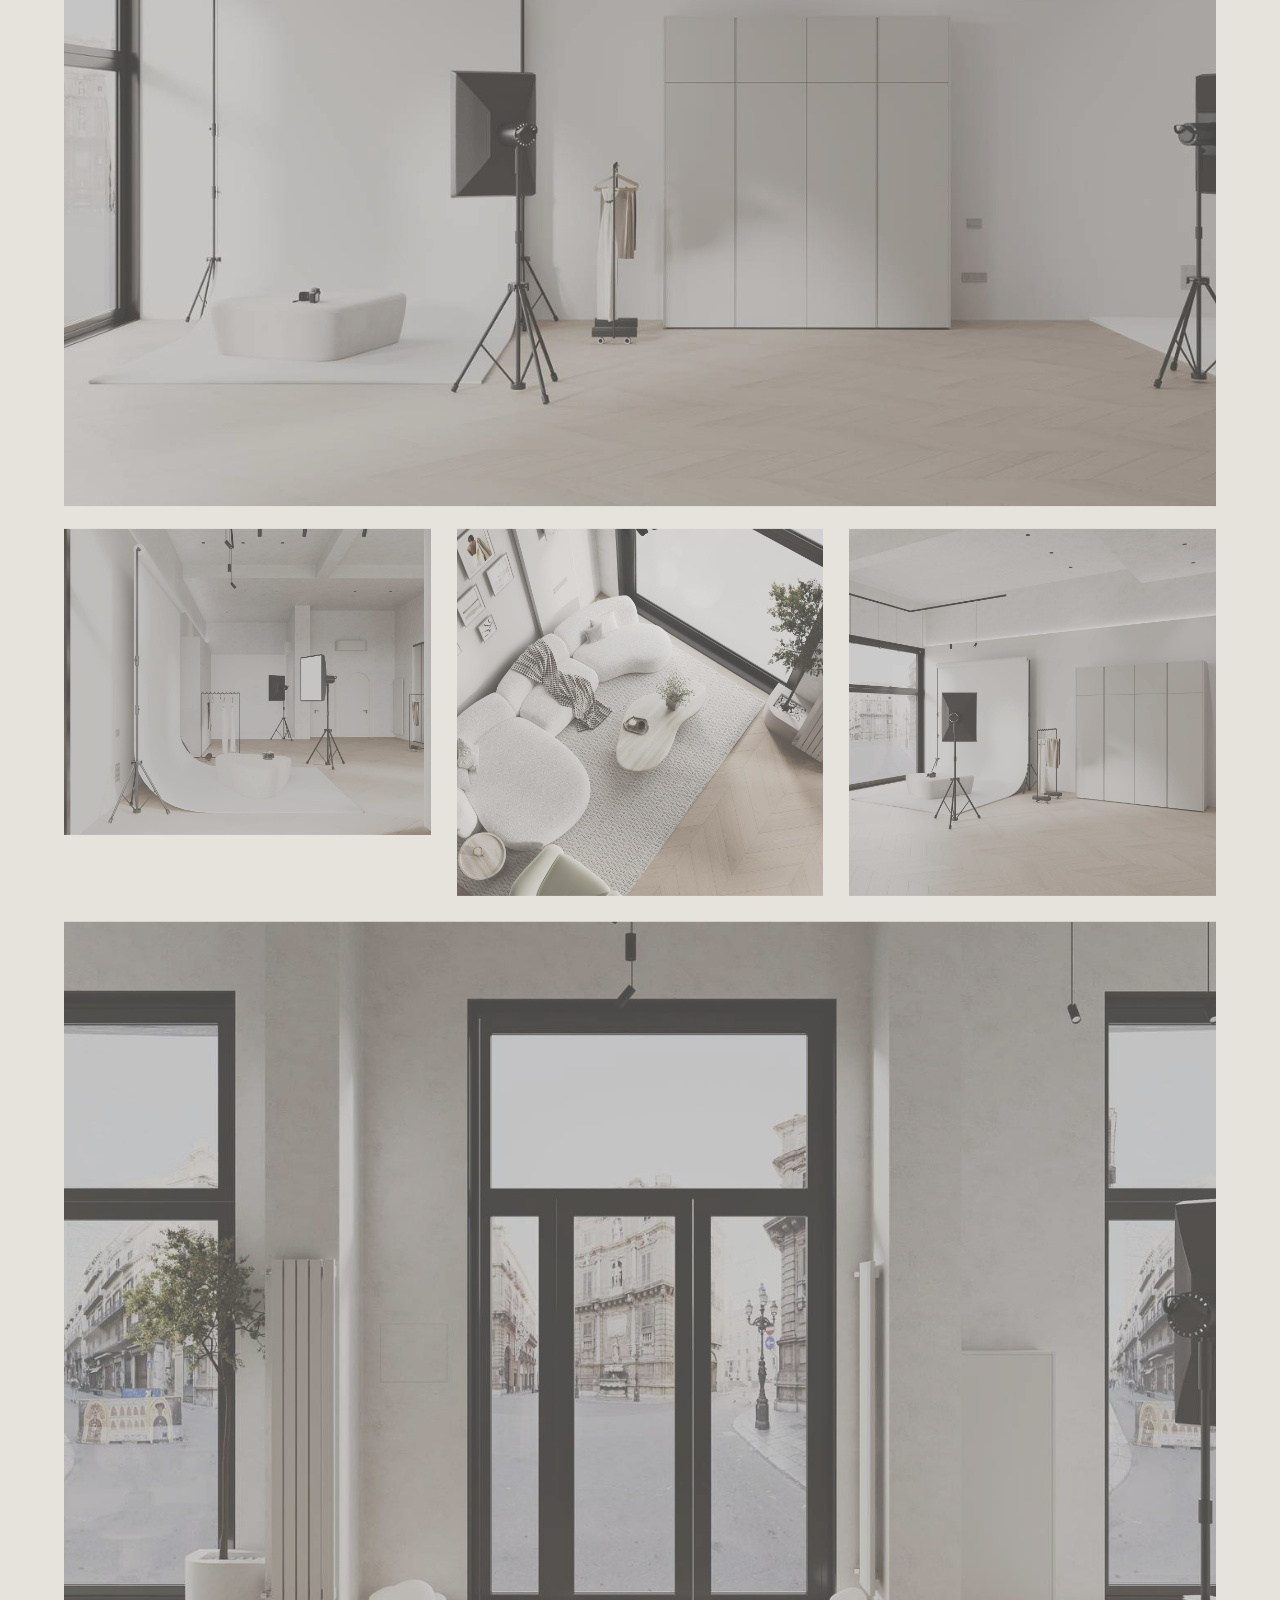
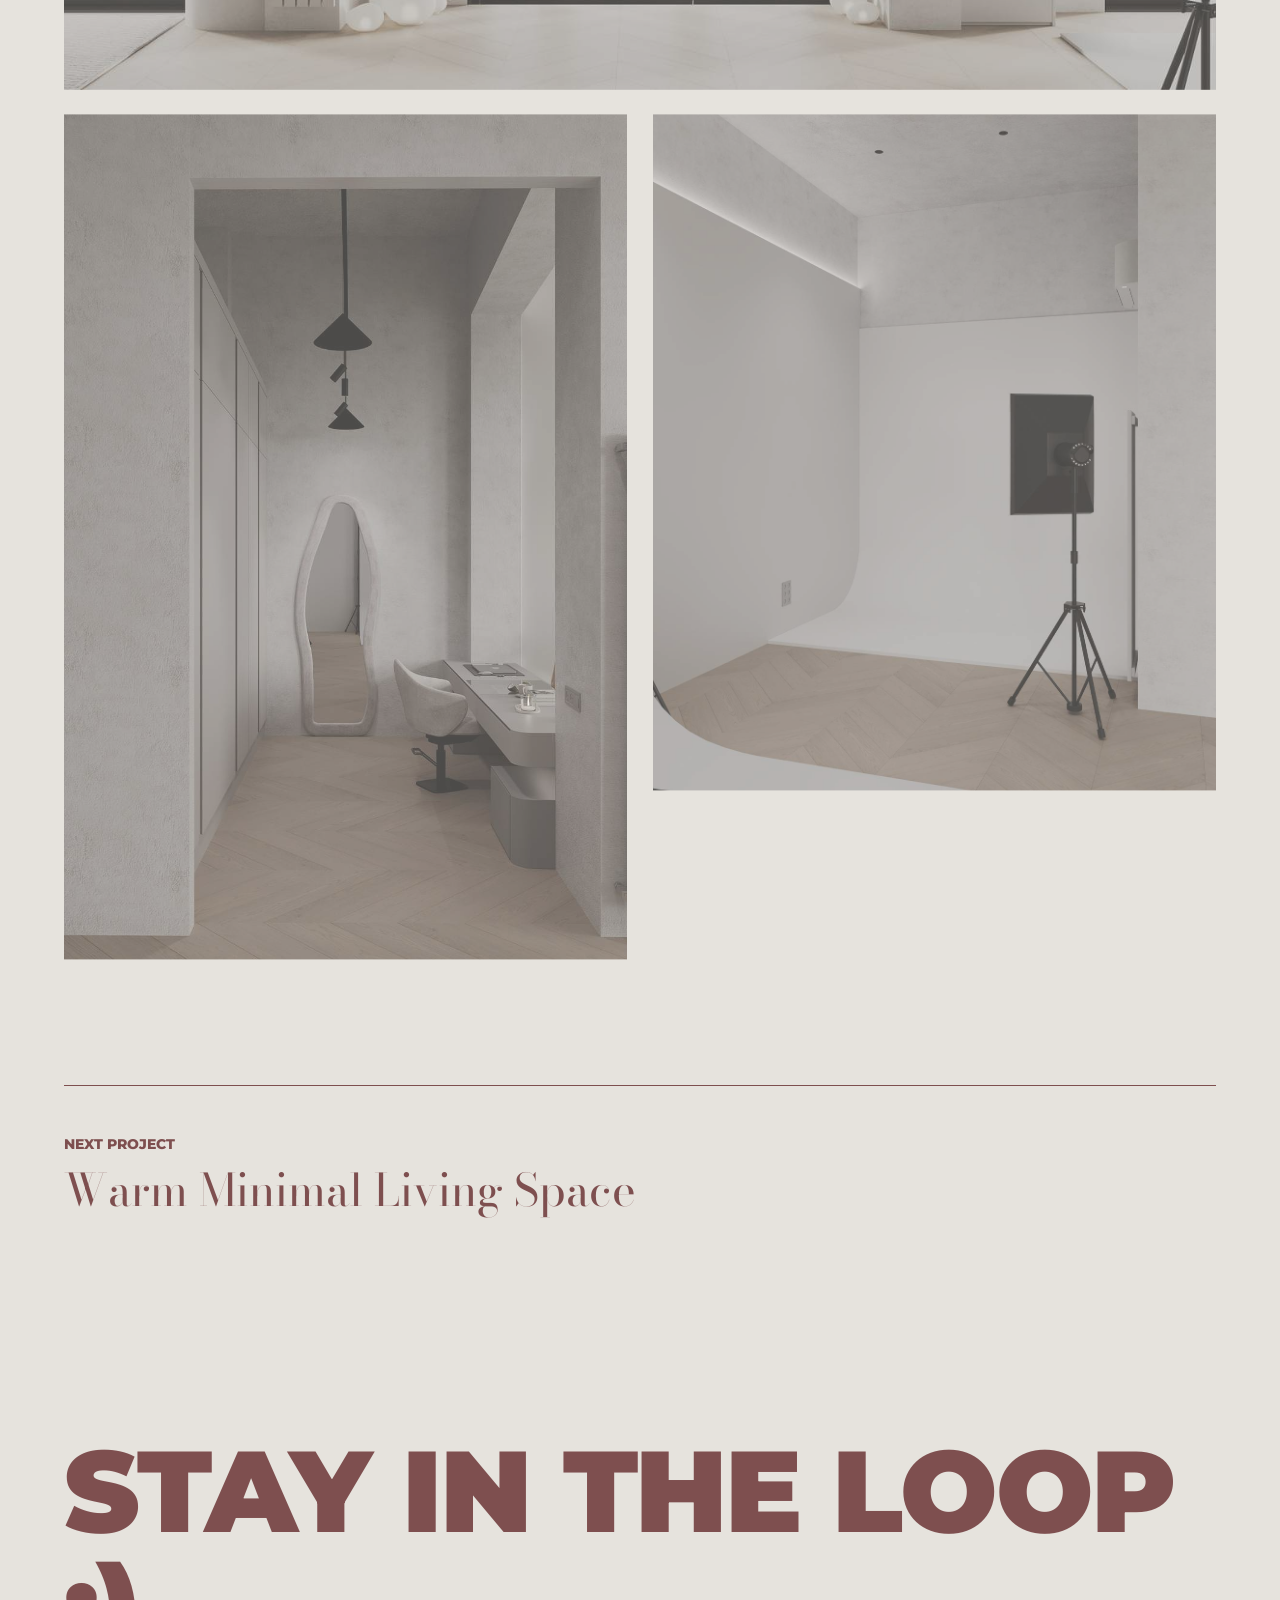
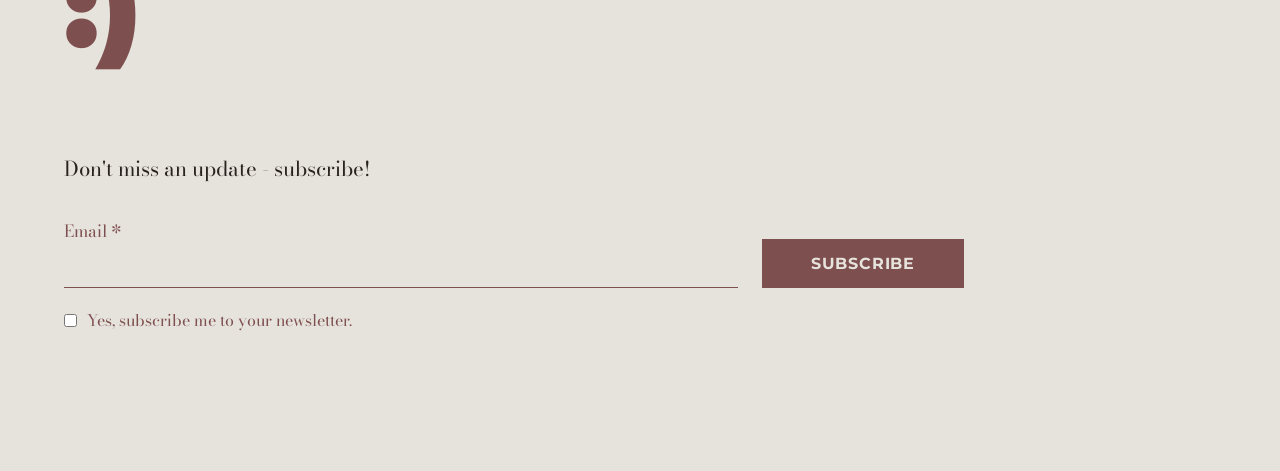
<file: portfolio/newborn-photography-studio/index.html>
<!DOCTYPE html>
<html lang="en">
<head>
<meta charset="utf-8">
<meta name="viewport" content="width=device-width, initial-scale=1, viewport-fit=cover">
<title>Newborn and Baby Photography Studio Interior Design | Ōmi Interior Design Studio</title>
<meta name="description" content="Newborn and Baby Photography Studio Interior Design: interior design project by Ōmi Interior Design Studio, Baku.">
<link rel="canonical" href="https://omiinteriordesignstudio.com/portfolio/newborn-photography-studio/">
<meta name="theme-color" content="#7E4F4F">
<meta property="og:type" content="website"><meta property="og:title" content="Newborn and Baby Photography Studio Interior Design | Ōmi Interior Design Studio"><meta property="og:description" content="Newborn and Baby Photography Studio Interior Design: interior design project by Ōmi Interior Design Studio, Baku."><meta property="og:url" content="https://omiinteriordesignstudio.com/portfolio/newborn-photography-studio/"><meta property="og:image" content="https://omiinteriordesignstudio.com/assets/img/hero.jpg"><meta property="og:site_name" content="Ōmi Interior Design Studio">
<meta name="twitter:card" content="summary_large_image">
<link rel="icon" href="data:image/svg+xml,%3Csvg xmlns='http://www.w3.org/2000/svg' viewBox='0 0 100 100'%3E%3Ctext y='.9em' font-size='90'%3E🌊%3C/text%3E%3C/svg%3E">
<link rel="preconnect" href="https://fonts.googleapis.com">
<link rel="preconnect" href="https://fonts.gstatic.com" crossorigin>
<link href="https://fonts.googleapis.com/css2?family=Bodoni+Moda:opsz,wght@6..96,400;6..96,500&family=Montserrat:wght@700;800;900&display=swap" rel="stylesheet">
<link rel="stylesheet" href="/assets/style.css?v=1">

</head>
<body class="solid">
<header>
<a class="logo" href="/"><img alt="Ōmi studio" src="/assets/img/logo.png"></a>
<nav><a href="/philosophy/" data-i="n1">Our philosophy</a><a href="/portfolio/" data-i="n2">Portfolio</a><a href="/blog/" data-i="n3">Blogs</a><a href="/#contact" data-i="n4">Contact</a></nav>
<div class="right">
<a class="book" href="/#contact" data-i="book">Book now</a>
<div class="lang"><button data-l="en" class="on">EN</button><button data-l="az">AZ</button></div>
</div>
</header>
<section class="view proj"><a class="back" href="/portfolio/" data-i="back">← All projects</a><h1 data-i="pr4">Newborn and Baby Photography Studio Interior Design</h1><div class="cover n1" role="img" aria-label="Newborn and Baby Photography Studio Interior Design" data-glide="down"></div><div class="gal"><div class="shot n2 s6" role="img" aria-label="Newborn and Baby Photography Studio Interior Design photo 1" data-glide="down" data-d="0.0"></div><div class="shot n3 s3" role="img" aria-label="Newborn and Baby Photography Studio Interior Design photo 2" data-glide="down" data-d="0.15"></div><div class="shot n6 s3" role="img" aria-label="Newborn and Baby Photography Studio Interior Design photo 3" data-glide="down" data-d="0.0"></div><div class="shot n4 s6" role="img" aria-label="Newborn and Baby Photography Studio Interior Design photo 4" data-glide="down" data-d="0.15"></div><div class="shot n5 s2" role="img" aria-label="Newborn and Baby Photography Studio Interior Design photo 5" data-glide="down" data-d="0.0"></div><div class="shot n7 s2" role="img" aria-label="Newborn and Baby Photography Studio Interior Design photo 6" data-glide="down" data-d="0.15"></div><div class="shot n8 s2" role="img" aria-label="Newborn and Baby Photography Studio Interior Design photo 7" data-glide="down" data-d="0.0"></div><div class="shot n10 s6" role="img" aria-label="Newborn and Baby Photography Studio Interior Design photo 8" data-glide="down" data-d="0.15"></div><div class="shot n9 s3" role="img" aria-label="Newborn and Baby Photography Studio Interior Design photo 9" data-glide="down" data-d="0.0"></div><div class="shot n11 s3" role="img" aria-label="Newborn and Baby Photography Studio Interior Design photo 10" data-glide="down" data-d="0.15"></div></div><a class="next" href="/portfolio/warm-minimal-living-space/"><small data-i="next">Next project</small><span data-i="pr5">Warm Minimal Living Space</span></a></section>
<section class="block beige" id="news">
<h2 class="big" data-i="m0">Stay in the loop :)</h2>
<p data-i="m1">Don't miss an update - subscribe!</p>
<form action="https://formsubmit.co/nilufarahmadbayli@gmail.com" method="POST" style="background:none;padding:2rem 0 0">
<input type="hidden" name="_subject" value="Omi website: new subscriber"><input type="hidden" name="_captcha" value="false"><input type="hidden" name="_template" value="table"><input type="hidden" name="_next" value="https://omiinteriordesignstudio.com/thanks/"><input type="hidden" name="form_type" value="newsletter"><input type="text" name="_honey" style="display:none" tabindex="-1" autocomplete="off">
<div class="news"><label><span data-i="f3">Email *</span><input type="email" name="email" required></label><button class="btn fill" data-i="m2">Subscribe</button></div>
<label class="check"><input type="checkbox" name="consent" value="yes"> <span data-i="m3">Yes, subscribe me to your newsletter.</span></label>
</form>
</section>
<script src="/assets/site.js?v=1" defer></script>
</body>
</html>
</file>
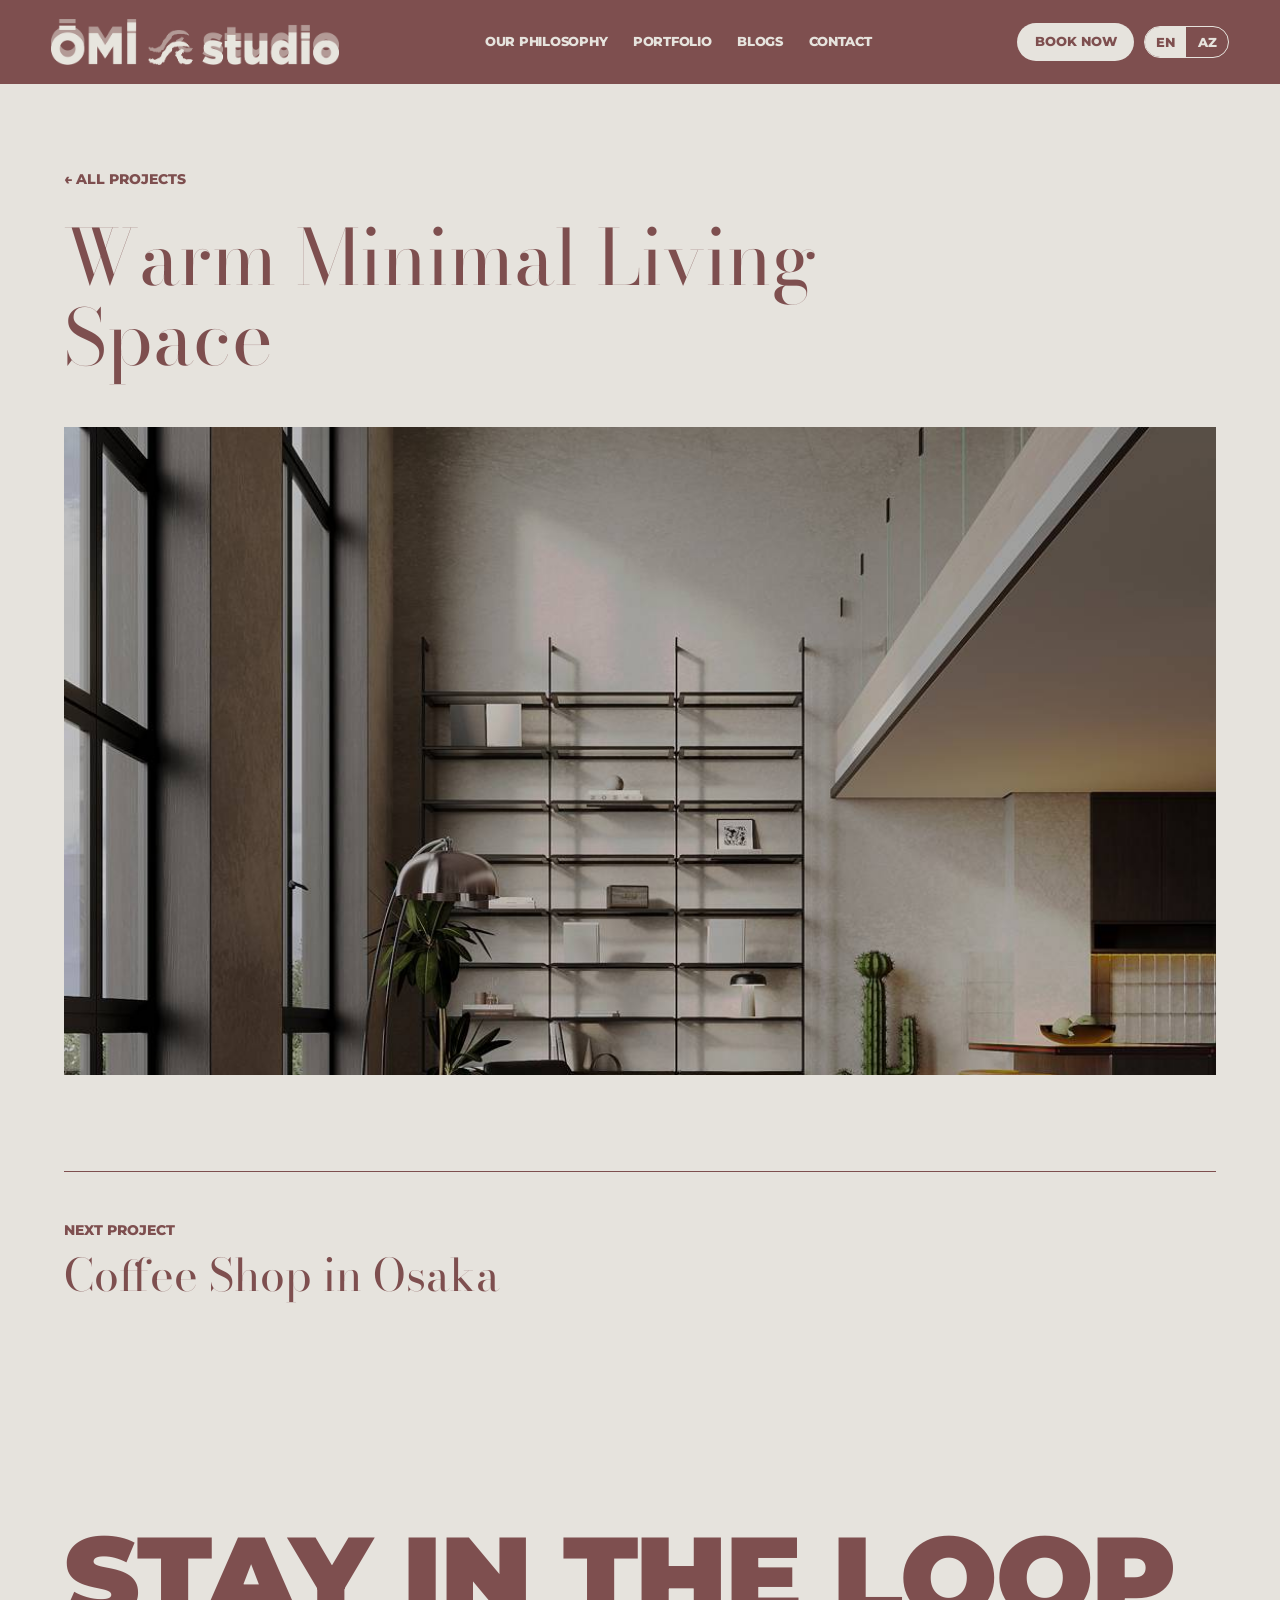
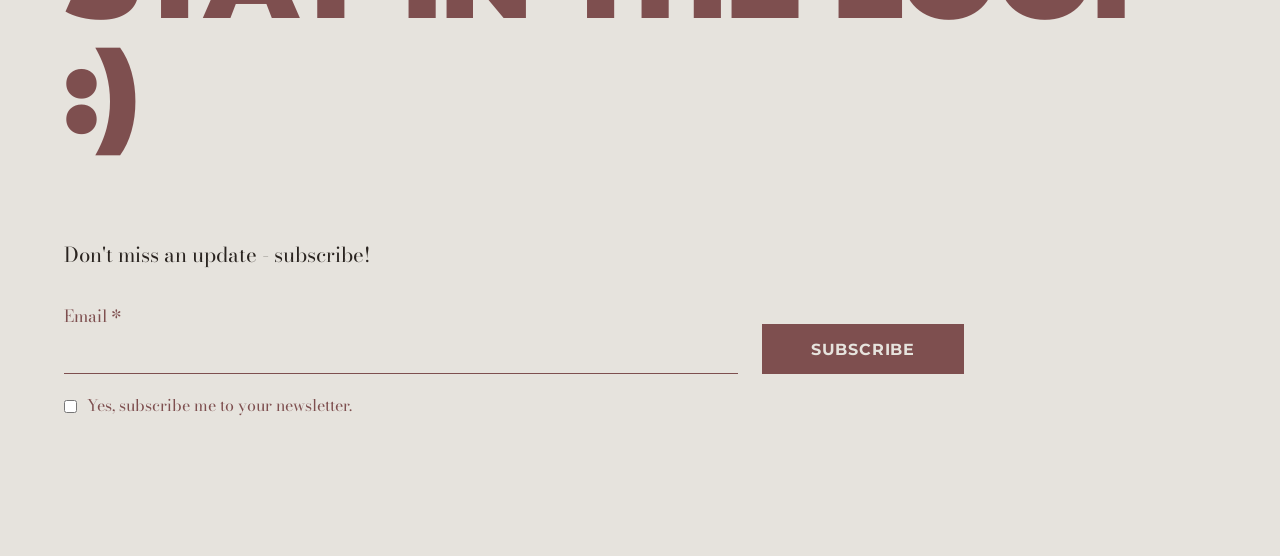
<file: portfolio/warm-minimal-living-space/index.html>
<!DOCTYPE html>
<html lang="en">
<head>
<meta charset="utf-8">
<meta name="viewport" content="width=device-width, initial-scale=1, viewport-fit=cover">
<title>Warm Minimal Living Space | Ōmi Interior Design Studio</title>
<meta name="description" content="Warm Minimal Living Space: interior design project by Ōmi Interior Design Studio, Baku.">
<link rel="canonical" href="https://omiinteriordesignstudio.com/portfolio/warm-minimal-living-space/">
<meta name="theme-color" content="#7E4F4F">
<meta property="og:type" content="website"><meta property="og:title" content="Warm Minimal Living Space | Ōmi Interior Design Studio"><meta property="og:description" content="Warm Minimal Living Space: interior design project by Ōmi Interior Design Studio, Baku."><meta property="og:url" content="https://omiinteriordesignstudio.com/portfolio/warm-minimal-living-space/"><meta property="og:image" content="https://omiinteriordesignstudio.com/assets/img/hero.jpg"><meta property="og:site_name" content="Ōmi Interior Design Studio">
<meta name="twitter:card" content="summary_large_image">
<link rel="icon" href="data:image/svg+xml,%3Csvg xmlns='http://www.w3.org/2000/svg' viewBox='0 0 100 100'%3E%3Ctext y='.9em' font-size='90'%3E🌊%3C/text%3E%3C/svg%3E">
<link rel="preconnect" href="https://fonts.googleapis.com">
<link rel="preconnect" href="https://fonts.gstatic.com" crossorigin>
<link href="https://fonts.googleapis.com/css2?family=Bodoni+Moda:opsz,wght@6..96,400;6..96,500&family=Montserrat:wght@700;800;900&display=swap" rel="stylesheet">
<link rel="stylesheet" href="/assets/style.css?v=1">

</head>
<body class="solid">
<header>
<a class="logo" href="/"><img alt="Ōmi studio" src="/assets/img/logo.png"></a>
<nav><a href="/philosophy/" data-i="n1">Our philosophy</a><a href="/portfolio/" data-i="n2">Portfolio</a><a href="/blog/" data-i="n3">Blogs</a><a href="/#contact" data-i="n4">Contact</a></nav>
<div class="right">
<a class="book" href="/#contact" data-i="book">Book now</a>
<div class="lang"><button data-l="en" class="on">EN</button><button data-l="az">AZ</button></div>
</div>
</header>
<section class="view proj"><a class="back" href="/portfolio/" data-i="back">← All projects</a><h1 data-i="pr5">Warm Minimal Living Space</h1><div class="cover p-warm" role="img" aria-label="Warm Minimal Living Space" data-glide="down"></div><a class="next" href="/portfolio/coffee-shop-osaka/"><small data-i="next">Next project</small><span data-i="pr1">Coffee Shop in Osaka</span></a></section>
<section class="block beige" id="news">
<h2 class="big" data-i="m0">Stay in the loop :)</h2>
<p data-i="m1">Don't miss an update - subscribe!</p>
<form action="https://formsubmit.co/nilufarahmadbayli@gmail.com" method="POST" style="background:none;padding:2rem 0 0">
<input type="hidden" name="_subject" value="Omi website: new subscriber"><input type="hidden" name="_captcha" value="false"><input type="hidden" name="_template" value="table"><input type="hidden" name="_next" value="https://omiinteriordesignstudio.com/thanks/"><input type="hidden" name="form_type" value="newsletter"><input type="text" name="_honey" style="display:none" tabindex="-1" autocomplete="off">
<div class="news"><label><span data-i="f3">Email *</span><input type="email" name="email" required></label><button class="btn fill" data-i="m2">Subscribe</button></div>
<label class="check"><input type="checkbox" name="consent" value="yes"> <span data-i="m3">Yes, subscribe me to your newsletter.</span></label>
</form>
</section>
<script src="/assets/site.js?v=1" defer></script>
</body>
</html>
</file>
<file: assets/style.css>
:root{--red:#7E4F4F;--beige:#E6E3DD;--ink:#2a2420;
--display:'Montserrat','Arial Black',Arial,sans-serif;--serif:'Bodoni Moda','Playfair Display',Georgia,serif;
padding-top:env(safe-area-inset-top,0px);padding-bottom:env(safe-area-inset-bottom,0px);box-sizing:border-box}
*{box-sizing:border-box;margin:0;padding:0}
html{scroll-behavior:smooth;scroll-padding-top:90px}
body{background:var(--beige);color:var(--ink);font-family:var(--serif);font-size:clamp(1.15rem,1.6vw,1.5rem);line-height:1.6;overflow-x:hidden}
html.js [data-glide]{opacity:0}

header{position:fixed;top:0;left:0;right:0;z-index:50;height:84px;background:rgba(126,79,79,.8);-webkit-backdrop-filter:blur(10px);backdrop-filter:blur(10px);display:flex;align-items:center;justify-content:space-between;gap:1rem;padding:0 clamp(1rem,4vw,5rem)}
.logo{display:block}.logo img{height:46px;width:auto;display:block}
nav{display:flex;gap:clamp(.8rem,2vw,2rem)}
nav a{font-family:var(--display);font-weight:800;font-size:.8rem;color:var(--beige);text-decoration:none;letter-spacing:-.02em;text-transform:uppercase;white-space:nowrap}
.right{display:flex;align-items:center;gap:.6rem}
.book{font-family:var(--display);font-weight:800;font-size:.8rem;background:var(--beige);color:var(--red);padding:.55rem 1.1rem;border-radius:999px;text-decoration:none;text-transform:uppercase;white-space:nowrap}
.lang{display:flex;border:1.5px solid var(--beige);border-radius:999px;overflow:hidden}
.lang button{font-family:var(--display);font-weight:800;font-size:.8rem;padding:.45rem .7rem;border:0;background:none;color:var(--beige);cursor:pointer}
.lang button.on{background:var(--beige);color:var(--red)}
@media(max-width:760px){header{height:auto;flex-wrap:wrap;padding:.5rem 1rem;row-gap:.3rem}.logo img{height:34px}nav{order:3;width:100%;justify-content:space-between;gap:.4rem}nav a{font-size:.68rem}.hero{padding-top:150px}}

.hero{position:relative;height:100vh;height:100svh;overflow:hidden;display:flex;flex-direction:column;justify-content:space-between;padding:130px clamp(1rem,4vw,4rem) 0;
background:linear-gradient(rgba(126,79,79,.4),rgba(90,50,50,.45)),url(/assets/img/hero.jpg) center 55%/cover no-repeat,#5a3a36}
.hero h1{font-family:var(--display);font-weight:900;font-size:clamp(2.8rem,8vw,8rem);line-height:1;color:var(--beige);letter-spacing:-.02em;text-transform:uppercase;max-width:14ch}
.hero p{font-family:var(--display);font-weight:700;font-size:clamp(1.2rem,2.4vw,2.2rem);color:var(--beige);max-width:34ch;margin-top:1.5rem;line-height:1.3}
.marquee{overflow:hidden;white-space:nowrap;margin:0 calc(-1 * clamp(1rem,4vw,4rem));padding-bottom:1rem}
.track{display:inline-flex;animation:slide 22s linear infinite;will-change:transform}
.track span{font-family:var(--display);font-weight:900;font-size:clamp(4rem,13vw,13rem);line-height:1;color:var(--beige);text-transform:uppercase;padding-right:.35em}
@keyframes slide{to{transform:translateX(-50%)}}

.offer-wrap{background:var(--beige);display:flex;justify-content:center;padding:clamp(5rem,14vw,12rem) 1rem 0}
.offer{width:min(780px,100%);background:var(--red);color:var(--beige);text-align:center;padding:4rem 2rem 3.5rem;margin-bottom:clamp(5rem,10vw,9rem)}
.offer small{font-family:var(--display);font-weight:700;font-size:.9rem;letter-spacing:.08em;text-transform:uppercase;opacity:.85}
.offer h2{font-weight:400;font-size:clamp(2.6rem,5.5vw,4.6rem);line-height:1.1;margin:1.2rem 0 2rem}
.offer svg{width:min(320px,70%);margin:1rem auto 2.5rem;display:block}
.offer a{color:var(--beige);font-family:var(--display);font-weight:700;font-size:1rem;text-decoration:none;border-bottom:2px solid currentColor;padding-bottom:3px}

section.block{padding:clamp(4rem,9vw,8rem) clamp(1rem,5vw,6rem)}
.red{background:var(--red);color:var(--beige)}.beige{background:var(--beige)}
h2.big{font-family:var(--display);font-weight:900;font-size:clamp(3rem,9vw,9rem);line-height:1;letter-spacing:-.02em;text-transform:uppercase;margin-bottom:clamp(3rem,7vw,6rem)}
.beige h2.big{color:var(--red)}

.services{display:grid;grid-template-columns:repeat(4,1fr);grid-template-rows:auto auto auto;column-gap:clamp(1rem,2.5vw,3rem)}
.svc{display:grid;grid-template-rows:subgrid;grid-row:span 3;text-align:center}
.svc h3{font-weight:400;font-size:clamp(1.8rem,2.6vw,2.6rem);line-height:1.1;margin-bottom:1.2rem}
.svc p{font-size:clamp(1.1rem,1.4vw,1.35rem);line-height:1.45;margin-bottom:2rem}
.ph{aspect-ratio:1/1.1;background:#9a7f6b center/cover no-repeat}.svc:nth-child(1) .ph{background-image:url(/assets/img/svc-nth-child-1-ph.jpg)}.svc:nth-child(2) .ph{background-image:url(/assets/img/svc-nth-child-2-ph.jpg)}.svc:nth-child(3) .ph{background-image:url(/assets/img/svc-nth-child-3-ph.jpg)}.svc:nth-child(4) .ph{background-image:url(/assets/img/svc-nth-child-4-ph.jpg)}

.band{position:sticky;top:0;z-index:2;height:100vh;height:100svh;background:url(/assets/img/band.jpg) center/cover no-repeat,#6b5446}

.quotes{display:grid;grid-template-columns:repeat(3,1fr);gap:clamp(1.5rem,4vw,4rem);align-items:start}
.quotes blockquote:nth-child(1){margin-top:9rem}.quotes blockquote:nth-child(2){margin-top:4.5rem}
.quotes b{display:block;font-weight:500;font-size:1.5rem;margin-bottom:1.2rem}
.stars{margin-top:1.2rem;letter-spacing:.2em}

.contact{display:grid;grid-template-columns:1fr 1fr 1.2fr;gap:clamp(1.5rem,4vw,4rem)}
.contact h3{font-weight:400;font-size:clamp(1.8rem,2.6vw,2.6rem);margin-bottom:1.5rem}
.contact p{font-family:var(--display);font-weight:700;font-size:1.1rem}
form{background:var(--beige);color:var(--red);padding:2rem}
label{display:block;font-size:1.05rem;margin-bottom:1.4rem}
input,textarea{display:block;width:100%;background:none;border:0;border-bottom:1px solid var(--red);font:inherit;color:var(--ink);padding:.5rem 0;outline:none}
input:focus,textarea:focus{border-bottom-width:2px}
textarea{min-height:110px;resize:vertical}
.btn{font-family:var(--display);font-weight:700;font-size:1rem;letter-spacing:.05em;padding:.9rem 3rem;cursor:pointer;border:1px solid var(--ink);background:none;color:var(--ink);text-transform:uppercase}
.btn.fill{background:var(--red);color:var(--beige);border-color:var(--red)}
.news{display:flex;gap:1.5rem;align-items:end;flex-wrap:wrap;max-width:900px}.news label{flex:1;min-width:240px;margin:0}
.check{margin-top:1.2rem;font-size:1rem;display:flex;gap:.6rem;align-items:center}.check input{width:auto}

@media(max-width:900px){
.services{grid-template-columns:1fr;grid-template-rows:none}
.svc{grid-row:auto;grid-template-rows:auto;margin-bottom:3rem}
.quotes,.contact{grid-template-columns:1fr}
.quotes blockquote:nth-child(n){margin-top:0}
}
@media(prefers-reduced-motion:reduce){.track{animation:none}html{scroll-behavior:auto}}
section.block{position:relative;z-index:3}#services{position:sticky;z-index:1}
.view{display:block}
.port,.proj{background:var(--beige);position:relative;z-index:3;padding:calc(84px + clamp(3rem,6vw,6rem)) clamp(1rem,5vw,6rem) clamp(4rem,8vw,8rem)}
.phead{text-align:center;max-width:1100px;margin:0 auto clamp(3rem,6vw,5rem)}
.phead p{font-size:clamp(1.3rem,2.3vw,2.2rem);line-height:1.3;color:var(--red)}
.port h2.big{color:var(--red);margin-bottom:2rem}
.grid{display:grid;grid-template-columns:repeat(6,1fr);gap:clamp(2rem,4vw,4rem) clamp(1rem,3vw,3rem);align-items:start}
.card{display:block;text-decoration:none;color:var(--red);grid-column:span 2}
.frame{overflow:hidden;background:#c9bba9}
.pimg{width:100%;height:100%;background:linear-gradient(160deg,#cbb59e,#8a6f5c) center/cover no-repeat;transition:transform 1s ease}
.card:hover .pimg{transform:scale(1.04)}
.card h3{font-weight:400;font-size:clamp(1.6rem,2.6vw,2.6rem);line-height:1.12;margin-top:1.2rem}
.c1 .frame{aspect-ratio:4/5.3}.c2{margin-top:3rem}.c2 .frame{aspect-ratio:1/1.1}.c3 .frame{aspect-ratio:4/5.3}
.c4{grid-column:span 4}.c4 .frame{aspect-ratio:16/9.6}.c5 .frame{aspect-ratio:4/5}
.c2 .pimg{background-image:linear-gradient(160deg,#b8a28c,#6f5645)}.c3 .pimg{background-image:linear-gradient(160deg,#6a4a3a,#2d1f1a)}.c5 .pimg{background-image:linear-gradient(160deg,#a89a8a,#5c5047)}
.p-osaka{background-image:url(/assets/img/hero.jpg)!important}
.p-newborn{background-image:url(/assets/img/p-newborn.jpg)!important}
.back{font-family:var(--display);font-weight:800;font-size:.85rem;color:var(--red);text-decoration:none;text-transform:uppercase}
.proj h1{font-weight:400;font-size:clamp(2.4rem,6vw,5.5rem);line-height:1.05;color:var(--red);margin:1.5rem 0 3rem;max-width:20ch}
.cover{aspect-ratio:16/9;background:linear-gradient(160deg,#cbb59e,#8a6f5c) center/cover no-repeat}
.gal{display:grid;gap:clamp(1rem,2vw,2rem);margin-top:clamp(1rem,2vw,2rem)}
.shot{aspect-ratio:3/2;background:linear-gradient(160deg,#d6cfc4,#b9ad9d)}
.next{display:block;margin-top:6rem;padding-top:3rem;border-top:1px solid var(--red);text-decoration:none;color:var(--red)}
.next small{display:block;font-family:var(--display);font-weight:800;font-size:.85rem;text-transform:uppercase;margin-bottom:.6rem}
.next span{font-size:clamp(1.8rem,3.5vw,3.4rem);line-height:1.1}
@media(max-width:800px){.grid{grid-template-columns:1fr}.card,.c4{grid-column:auto}.c2{margin-top:0}}
.p-japandi{background-image:url(/assets/img/p-japandi.jpg)!important}.p-bedroom{background-image:url(/assets/img/p-bedroom.jpg)!important}.p-warm{background-image:url(/assets/img/p-warm.jpg)!important}body.solid header{background:var(--red);-webkit-backdrop-filter:none;backdrop-filter:none}
.g1{background:url(/assets/img/g1.jpg) center/cover no-repeat;aspect-ratio:3000/2500}.g2{background:url(/assets/img/g2.jpg) center/cover no-repeat;aspect-ratio:2500/2800}.g3{background:url(/assets/img/g3.jpg) center/cover no-repeat;aspect-ratio:1515/2576}.g4{background:url(/assets/img/g4.jpg) center/cover no-repeat;aspect-ratio:3000/1885}.g5{background:url(/assets/img/g5.jpg) center/cover no-repeat;aspect-ratio:3000/2500}.g6{background:url(/assets/img/g6.jpg) center/cover no-repeat;aspect-ratio:2000/3400}.g7{background:url(/assets/img/g7.jpg) center/cover no-repeat;aspect-ratio:2000/3400}.g8{background:url(/assets/img/g8.jpg) center/cover no-repeat;aspect-ratio:2000/3400}.g9{background:url(/assets/img/g9.jpg) center/cover no-repeat;aspect-ratio:1515/2576}.gal{grid-template-columns:repeat(6,1fr);align-items:start}.shot{grid-column:span 6}.shot.s3{grid-column:span 3}
@media(max-width:800px){.gal{grid-template-columns:1fr}.shot,.shot.s3{grid-column:auto}}
.h1{background:url(/assets/img/h1.jpg) center/cover no-repeat;aspect-ratio:3000/2000}.h2{background:url(/assets/img/h2.jpg) center/cover no-repeat;aspect-ratio:3000/2000}.h3{background:url(/assets/img/h3.jpg) center/cover no-repeat;aspect-ratio:3000/2000}.h4{background:url(/assets/img/h4.jpg) center/cover no-repeat;aspect-ratio:3000/2000}.h5{background:url(/assets/img/h5.jpg) center/cover no-repeat;aspect-ratio:2000/3000}.h6{background:url(/assets/img/h6.jpg) center/cover no-repeat;aspect-ratio:2000/3000}.h7{background:url(/assets/img/h7.jpg) center/cover no-repeat;aspect-ratio:2000/3000}.h8{background:url(/assets/img/h8.jpg) center/cover no-repeat;aspect-ratio:2000/3000}
.k1{background:url(/assets/img/k1.jpg) center/cover no-repeat;aspect-ratio:2500/2200}.k2{background:url(/assets/img/k2.jpg) center/cover no-repeat;aspect-ratio:2500/2200}.k3{background:url(/assets/img/k3.jpg) center/cover no-repeat;aspect-ratio:1771/2576}.k4{background:url(/assets/img/k4.jpg) center/cover no-repeat;aspect-ratio:2013/2576}.k5{background:url(/assets/img/k5.jpg) center/cover no-repeat;aspect-ratio:1771/2576}.c169{aspect-ratio:16/9!important}
.n1{background:url(/assets/img/n1.jpg) center/cover no-repeat;aspect-ratio:2576/1717}.n2{background:url(/assets/img/n2.jpg) center/cover no-repeat;aspect-ratio:2576/1717}.n3{background:url(/assets/img/n3.jpg) center/cover no-repeat;aspect-ratio:1717/2576}.n4{background:url(/assets/img/n4.jpg) center/cover no-repeat;aspect-ratio:2576/1717}.n5{background:url(/assets/img/n5.jpg) center/cover no-repeat;aspect-ratio:2576/2147}.n6{background:url(/assets/img/n6.jpg) center/cover no-repeat;aspect-ratio:1717/2576}.n7{background:url(/assets/img/n7.jpg) center/cover no-repeat;aspect-ratio:2576/2576}.n8{background:url(/assets/img/n8.jpg) center/cover no-repeat;aspect-ratio:2576/2576}.n9{background:url(/assets/img/n9.jpg) center/cover no-repeat;aspect-ratio:1717/2576}.n10{background:url(/assets/img/n10.jpg) center/cover no-repeat;aspect-ratio:2576/1717}.n11{background:url(/assets/img/n11.jpg) center/cover no-repeat;aspect-ratio:2147/2576}.shot.s2{grid-column:span 2}@media(max-width:800px){.shot.s2{grid-column:auto}}
.q1{background:url(/assets/img/q1.jpg) center/cover no-repeat}.q2{background:url(/assets/img/q2.jpg) center/cover no-repeat}.q3{background:url(/assets/img/q3.jpg) center/cover no-repeat}.q2{background-position:center 42%}
.phil{position:relative;overflow:hidden;z-index:3;background:var(--beige);padding:calc(84px + clamp(3rem,6vw,5rem)) clamp(1rem,5vw,6rem) clamp(4rem,8vw,8rem);text-align:center}
.phil .pbg{position:absolute;inset:0;aspect-ratio:auto!important;opacity:.26;z-index:0}
.phil>*:not(.pbg){position:relative;z-index:1}
.phil .txt{max-width:1250px;margin:0 auto}
.phil .txt p{font-size:clamp(1.7rem,3.8vw,3.9rem);line-height:1.12;letter-spacing:-.015em;color:var(--ink);margin-bottom:clamp(1.8rem,3.5vw,3.2rem)}
.pbtn{display:inline-flex;align-items:center;gap:.7rem;font-family:var(--display);font-weight:800;font-size:1rem;text-transform:uppercase;color:var(--ink);border:2px solid var(--ink);border-radius:999px;padding:1rem 2.2rem;text-decoration:none;margin-top:1rem;transition:background .4s,color .4s}
.pbtn:hover{background:var(--ink);color:var(--beige)}
.cluster{position:relative;width:100%;max-width:1500px;aspect-ratio:1840/808;margin:clamp(3rem,6vw,6rem) auto 0}
html.js .pop{opacity:0}
.cl{position:absolute;overflow:hidden;border-radius:clamp(24px,4vw,64px);display:block;box-shadow:0 20px 50px rgba(60,40,35,.18)}
.cl .im{width:100%;height:100%;transition:transform 1.2s ease}.cl:hover .im{transform:scale(1.06)}
.cl1{left:0;top:0;width:29.8%;aspect-ratio:548/536;z-index:1}
.cl2{left:20.8%;top:12.6%;width:57.5%;aspect-ratio:1058/706;z-index:2}
.cl3{left:74%;top:0;width:25.8%;aspect-ratio:474/663;z-index:3}
@media(max-width:700px){.cluster{aspect-ratio:auto;display:grid;gap:1rem}.cl{position:relative;left:auto;top:auto;width:100%}}
.blog{background:var(--beige);position:relative;z-index:3;padding:calc(84px + clamp(3rem,6vw,6rem)) clamp(1rem,5vw,6rem) clamp(4rem,8vw,8rem)}
.bhead{display:grid;grid-template-columns:1.5fr 1fr;gap:3rem;align-items:end;margin-bottom:clamp(3rem,6vw,6rem)}
.bhead h2.big{color:var(--red);margin:0}.bhead p{font-size:clamp(1.2rem,1.9vw,1.8rem);line-height:1.3;color:var(--red)}
.bgrid{display:grid;grid-template-columns:repeat(12,1fr);gap:clamp(2rem,4vw,4rem) clamp(1rem,3vw,3rem);align-items:start}
.bc{display:block;text-decoration:none;color:var(--red)}
.bc .frame{overflow:hidden}.bc:hover .pimg{transform:scale(1.045)}
.bc1{grid-column:1/8}.bc1 .frame{aspect-ratio:5/6}
.bc2{grid-column:9/13;margin-top:clamp(0rem,12vw,13rem)}.bc2 .frame{aspect-ratio:3/4}
.bmeta{display:flex;gap:1rem;align-items:baseline;margin-top:1.1rem;font-family:var(--display);font-weight:800;font-size:.78rem;text-transform:uppercase}
.bnum{font-weight:900;font-size:clamp(2.4rem,4.5vw,4.5rem);line-height:1;letter-spacing:-.03em}
.bc h3{font-weight:400;font-size:clamp(1.8rem,3.2vw,3.2rem);line-height:1.08;margin-top:.6rem}
.bc .ex{font-size:1.1rem;line-height:1.4;margin-top:.8rem;max-width:34rem;color:var(--ink)}
.bt{border:1.5px solid var(--red);padding:2rem 1.8rem 2.2rem;color:var(--red)}
.bt.fill{background:var(--red);color:var(--beige)}
.bt .bnum{display:block;opacity:.9;margin-bottom:2.5rem}
.bt h3{font-weight:400;font-size:clamp(1.5rem,2.3vw,2.3rem);line-height:1.1}
.bt small{display:inline-block;margin-top:1.4rem;font-family:var(--display);font-weight:800;font-size:.72rem;text-transform:uppercase;border:1.5px solid currentColor;border-radius:999px;padding:.3rem .8rem}
.bt1{grid-column:2/7}.bt2{grid-column:7/10;margin-top:clamp(0rem,5vw,5rem)}.bt3{grid-column:10/13;margin-top:clamp(0rem,2vw,2rem)}
.art .body{max-width:760px;margin:3rem auto 0;font-size:clamp(1.15rem,1.5vw,1.4rem);line-height:1.6;color:var(--ink)}
.art h1{max-width:24ch}.art .tag{font-family:var(--display);font-weight:800;font-size:.8rem;text-transform:uppercase;color:var(--red);margin-top:2rem}
.art .lead{font-size:clamp(1.4rem,2.3vw,2.1rem);line-height:1.28;color:var(--red);margin-bottom:1.5rem}
.art h2{font-family:var(--display);font-weight:800;font-size:clamp(1.5rem,2.4vw,2.2rem);color:var(--red);margin:3rem 0 1rem;line-height:1.15;letter-spacing:-.02em}
.art h3{font-weight:500;font-size:1.35rem;margin:1.6rem 0 .4rem;color:var(--red)}
.art ul,.art ol{margin:1rem 0 1rem 1.4rem}.art li{margin:.55rem 0}.art a.in{color:var(--red);text-decoration:underline}
.art .cta{background:var(--red);color:var(--beige);padding:2.5rem 2rem;margin:3.5rem 0;text-align:center}
.art .cta p{font-size:clamp(1.3rem,2vw,1.8rem);line-height:1.25;margin-bottom:1rem}
.art .cta .pbtn{color:var(--beige);border-color:var(--beige)}.art .cta .pbtn:hover{background:var(--beige);color:var(--red)}
@media(max-width:800px){.bhead{grid-template-columns:1fr}.bgrid{grid-template-columns:1fr}.bc1,.bc2,.bt1,.bt2,.bt3{grid-column:auto;margin-top:0}}
.wabi{background-image:url(/assets/img/wabi.jpg)!important;background-position:center 58%}
</file>
